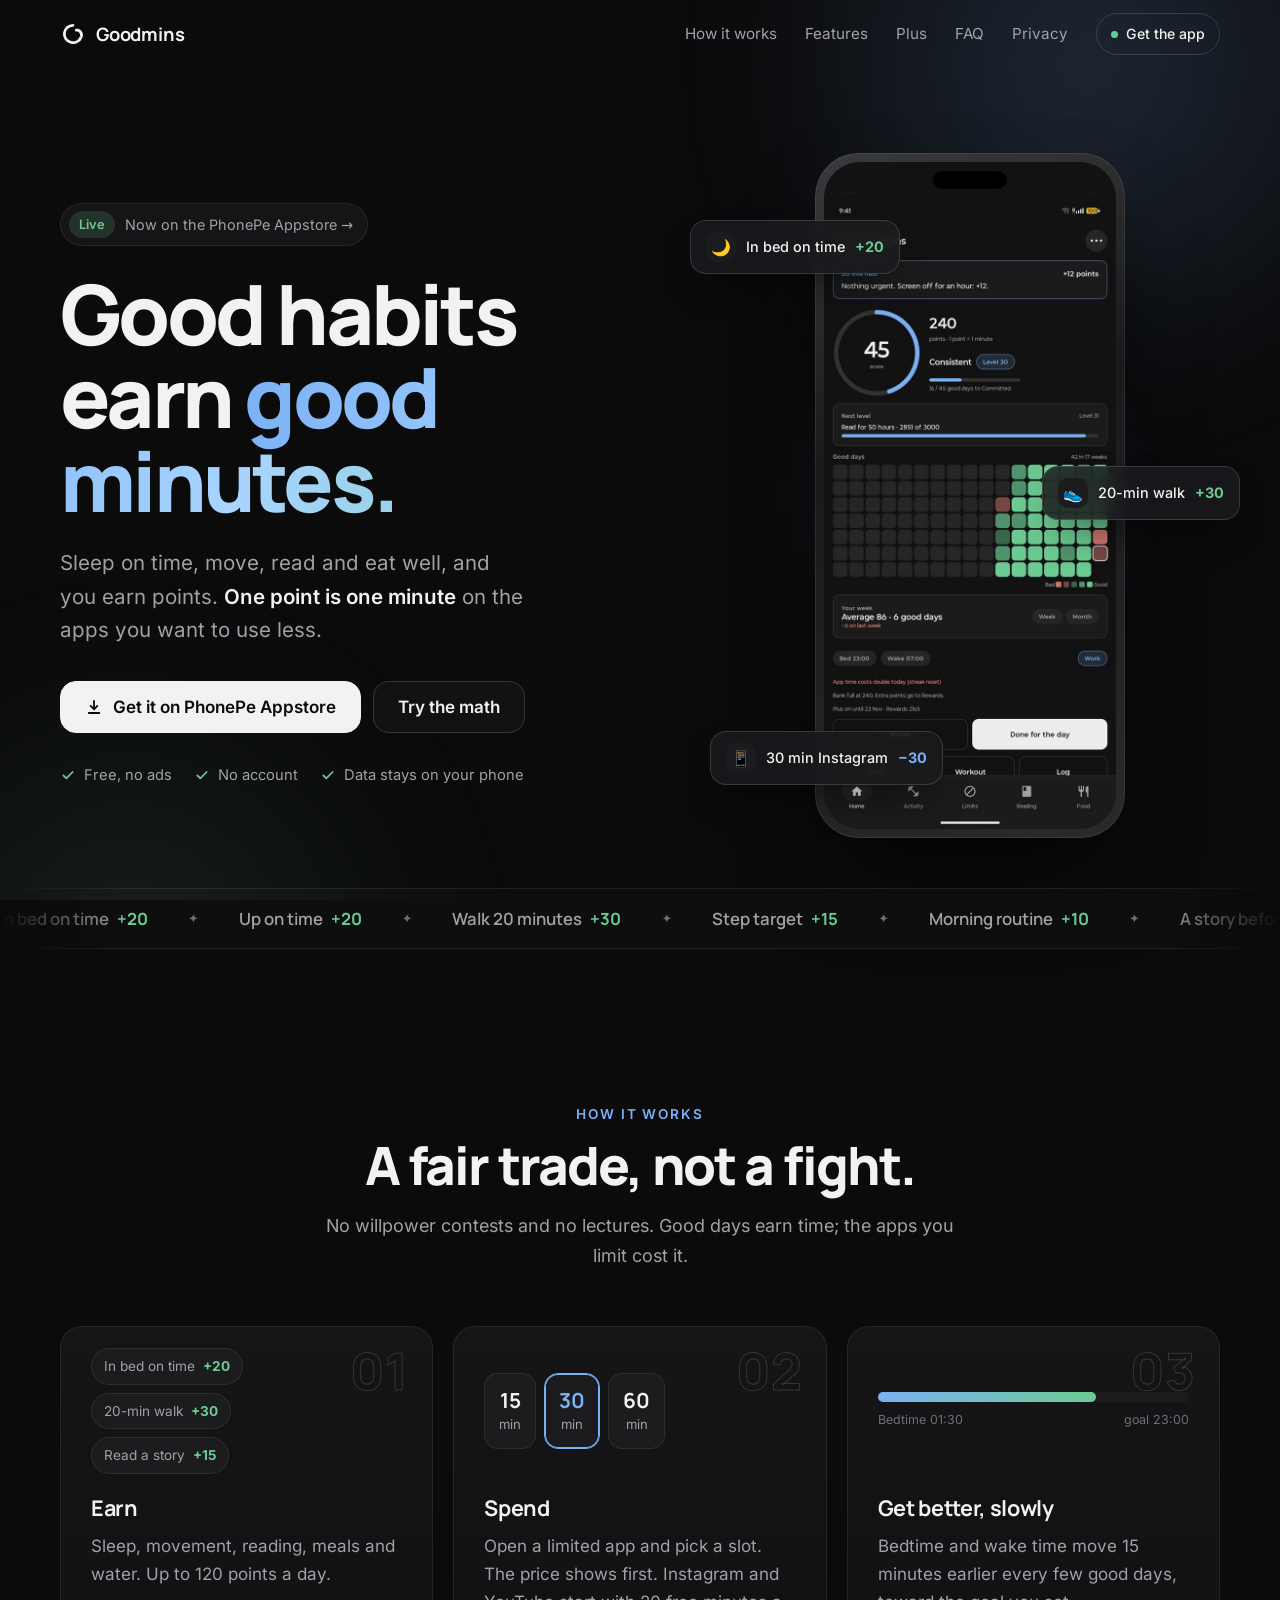
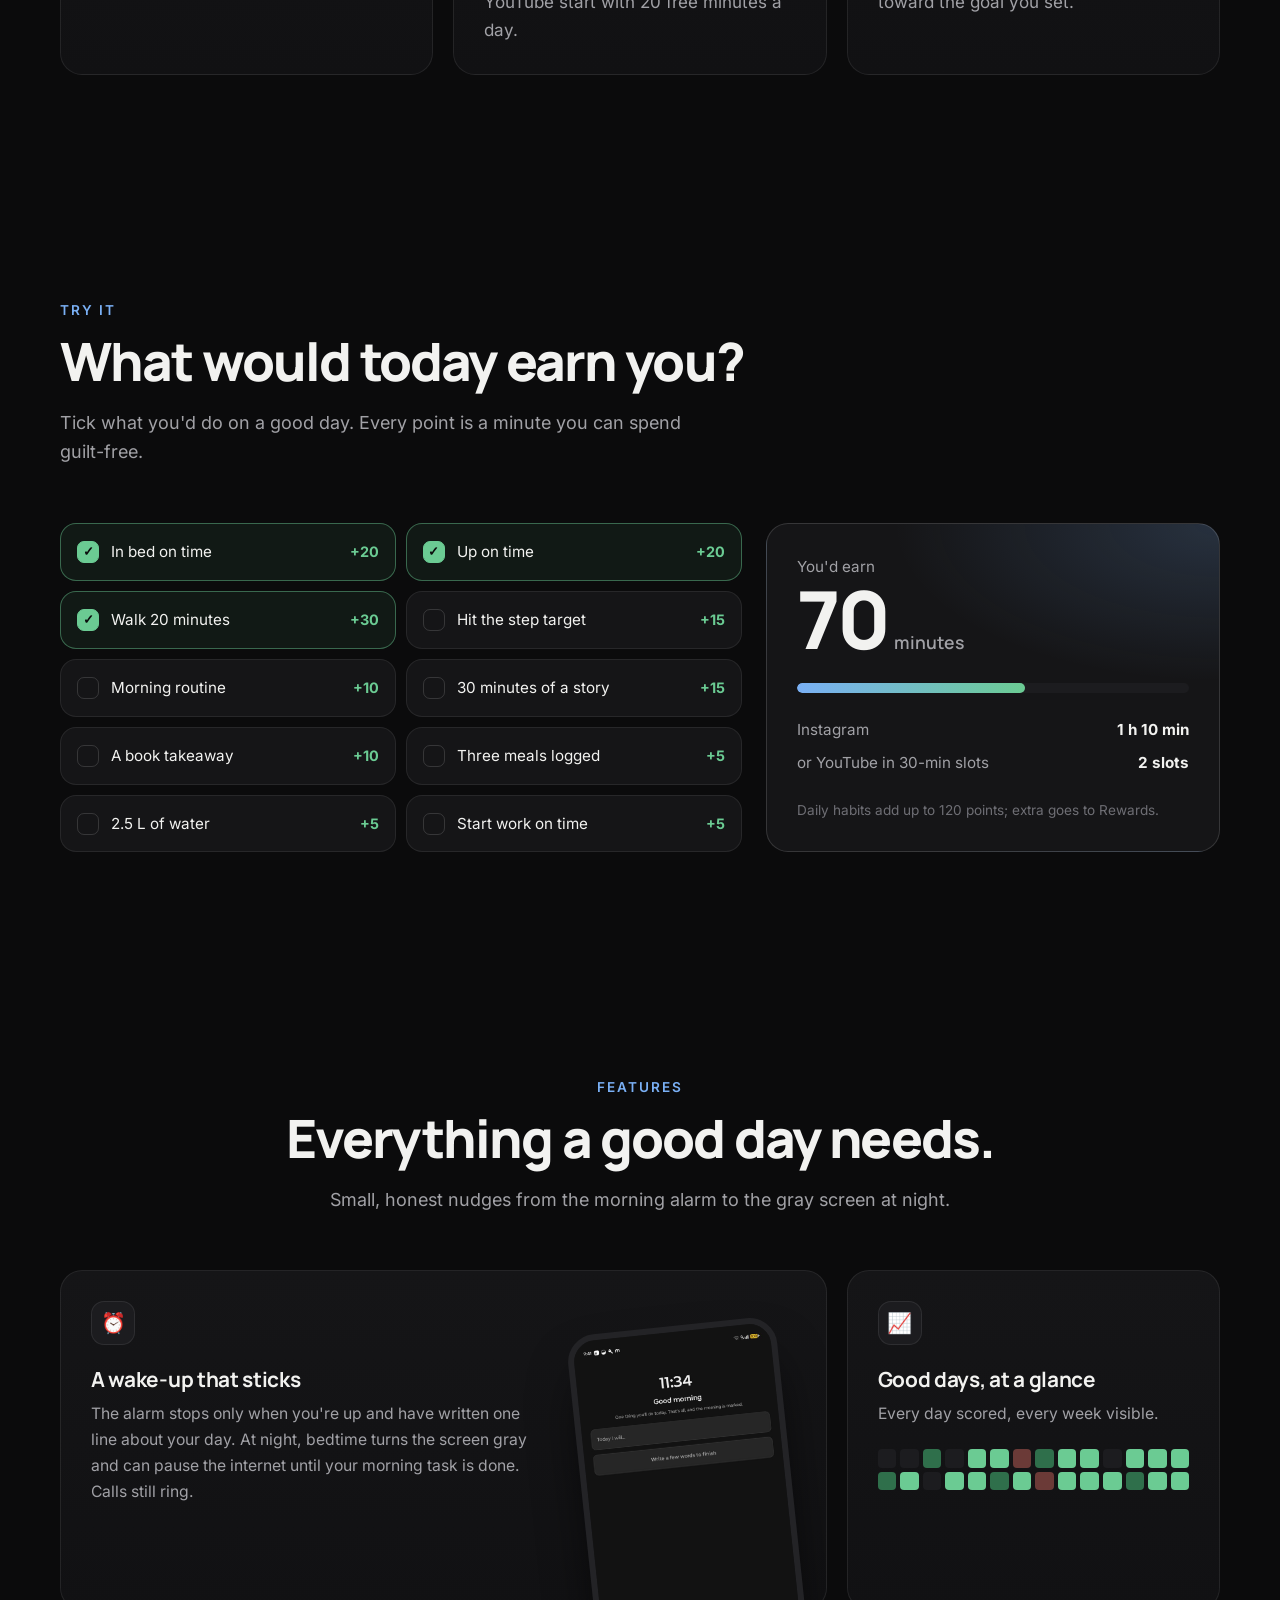
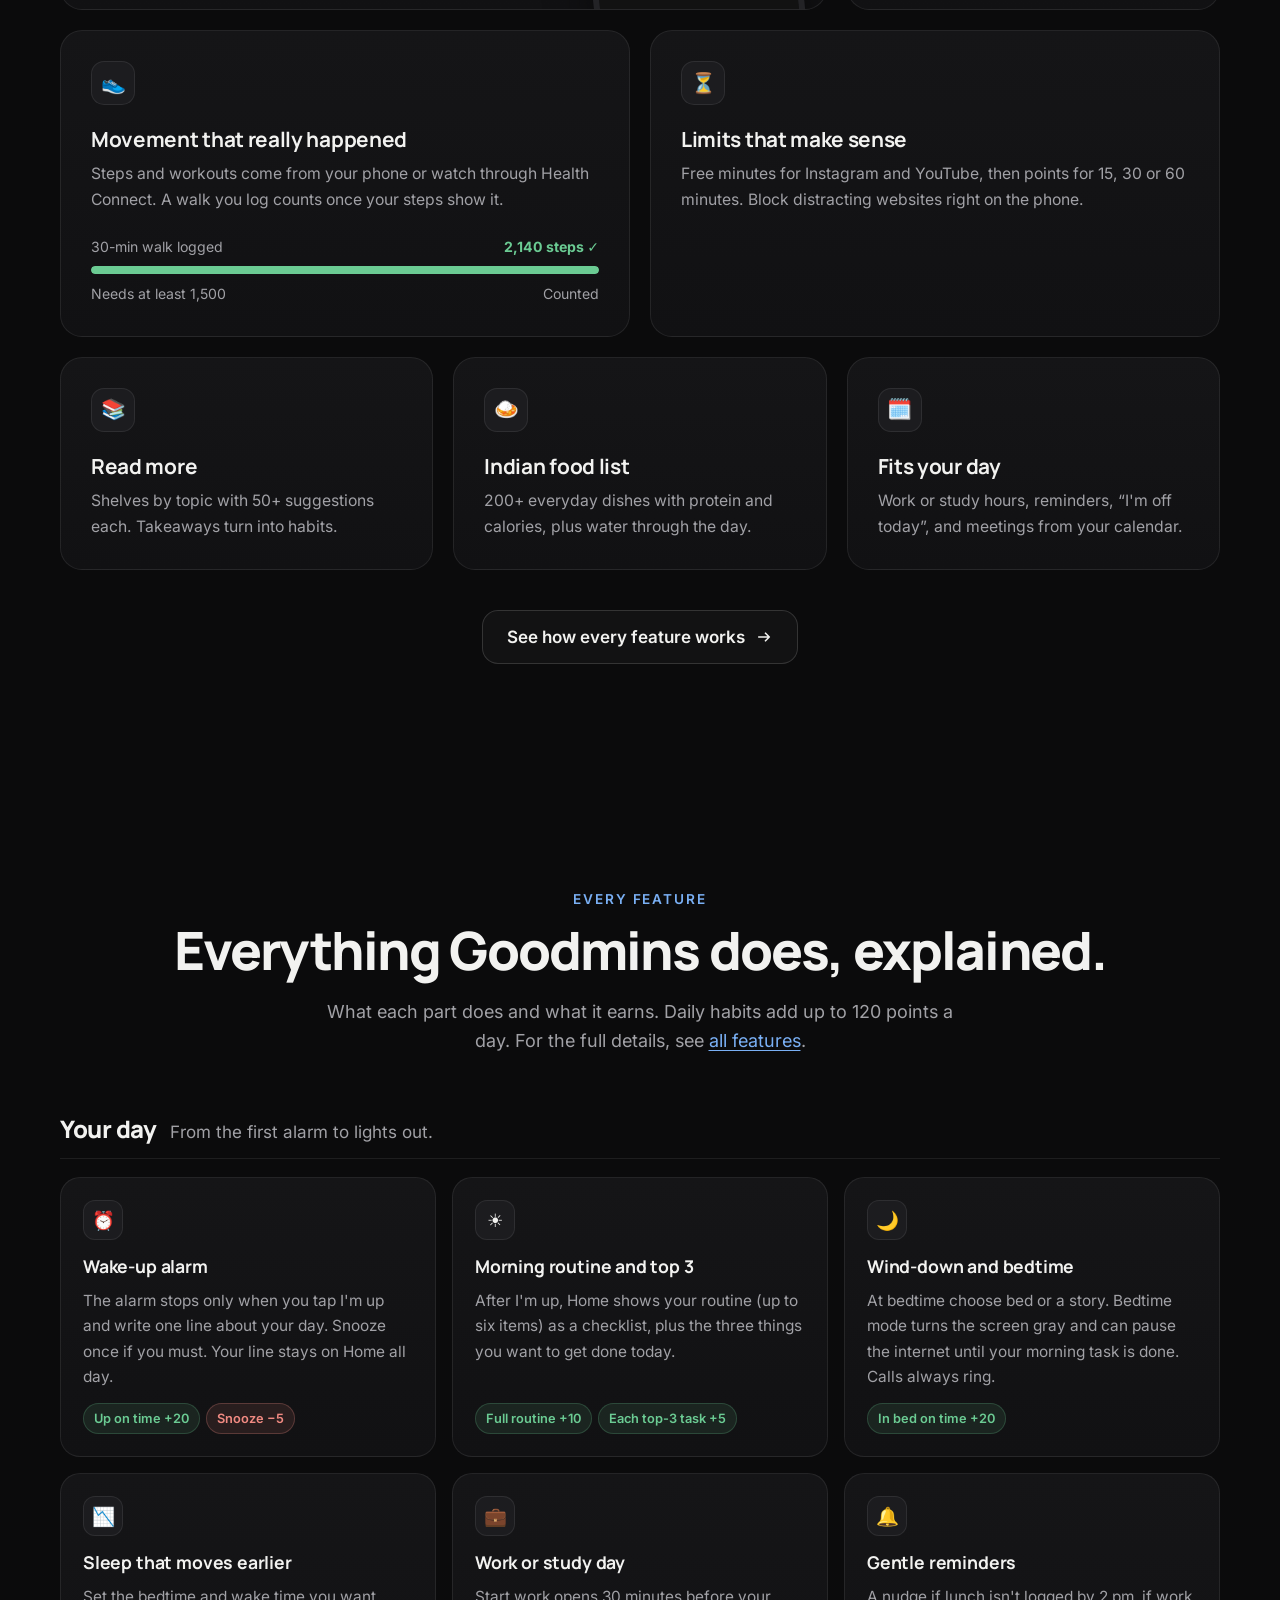
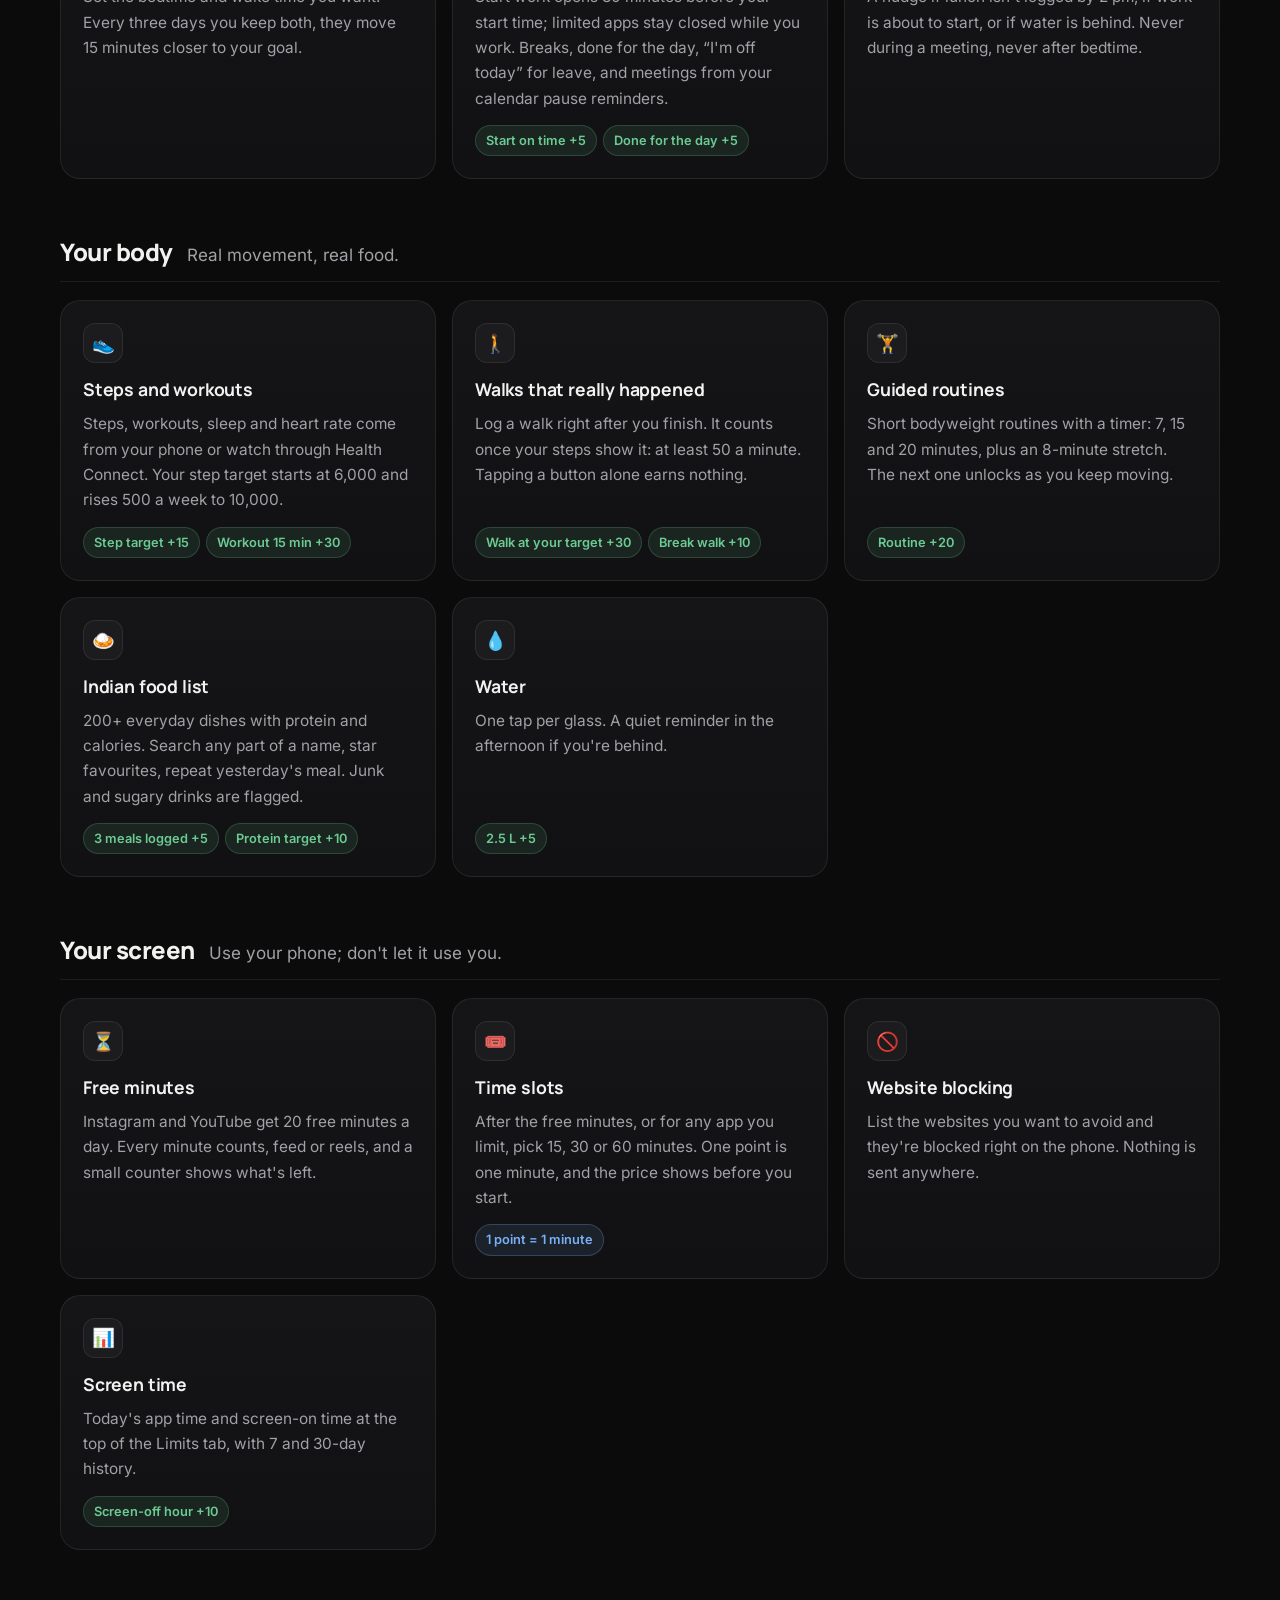
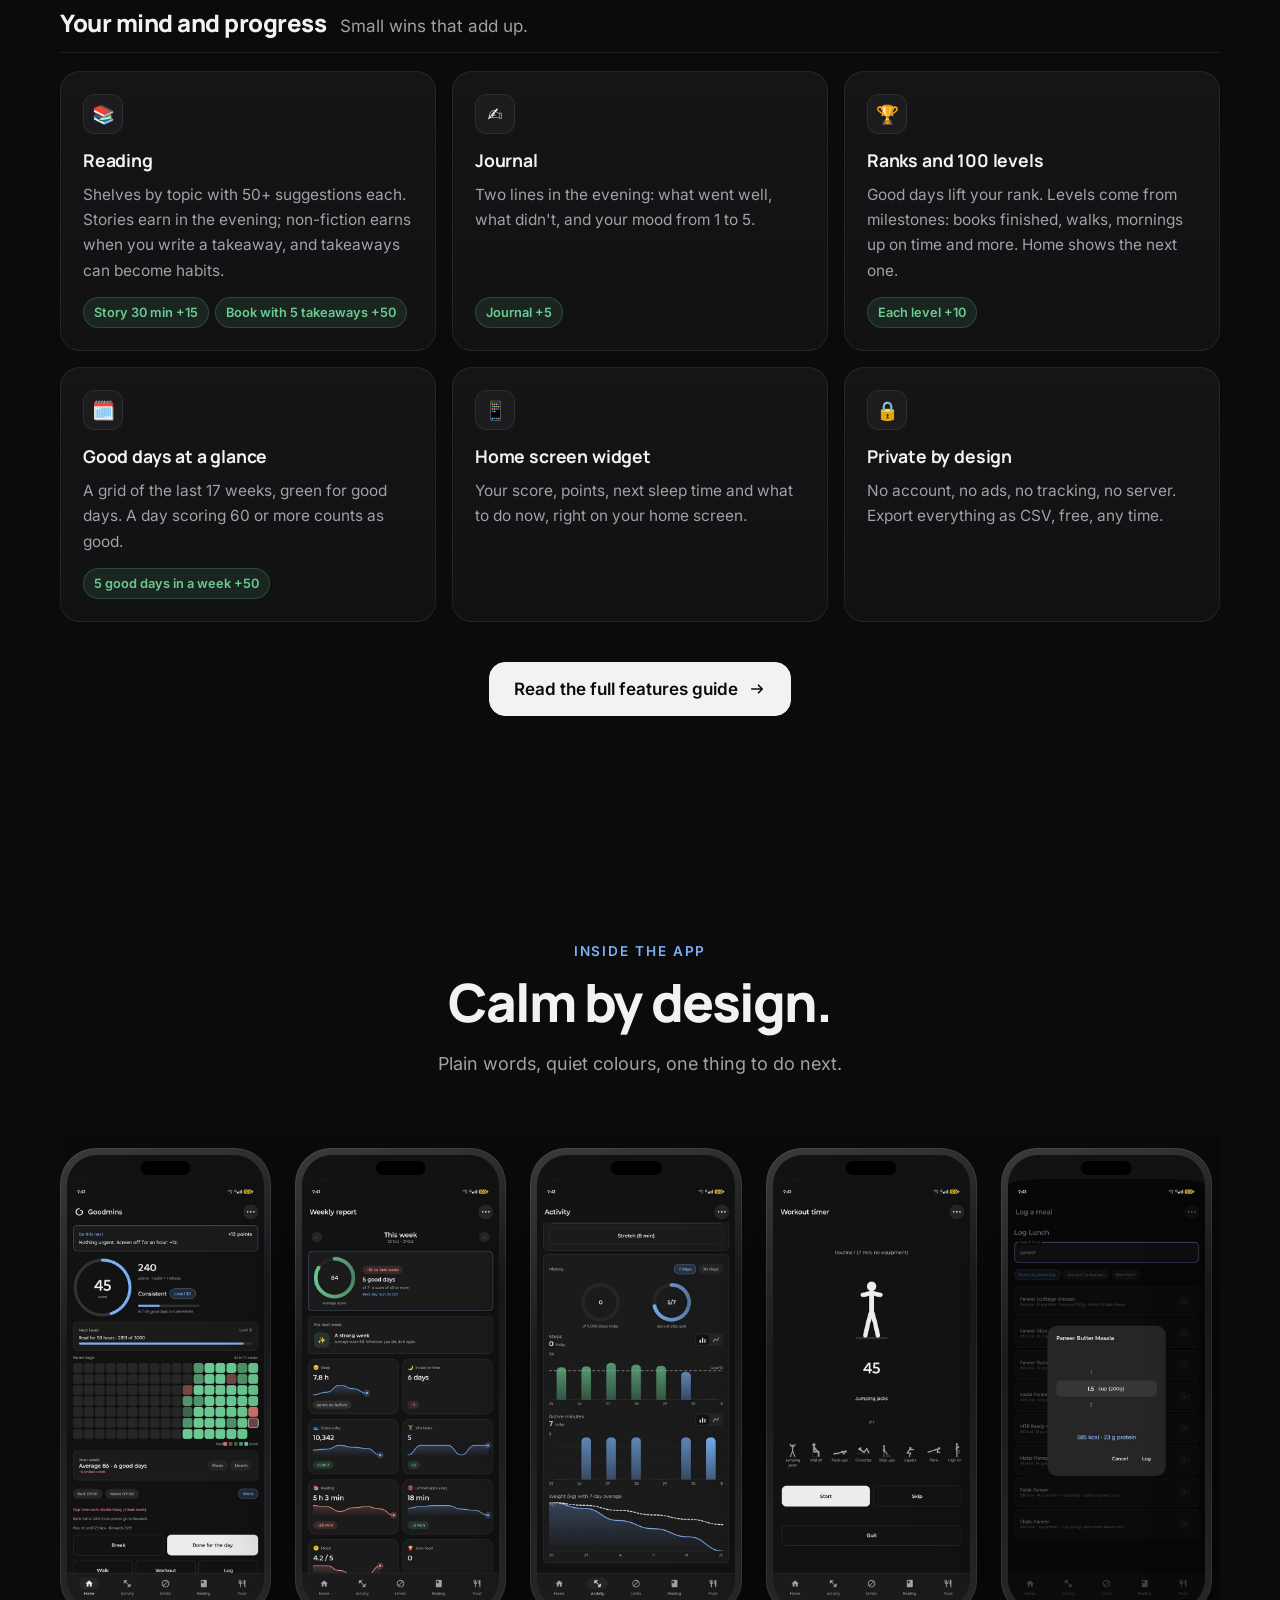
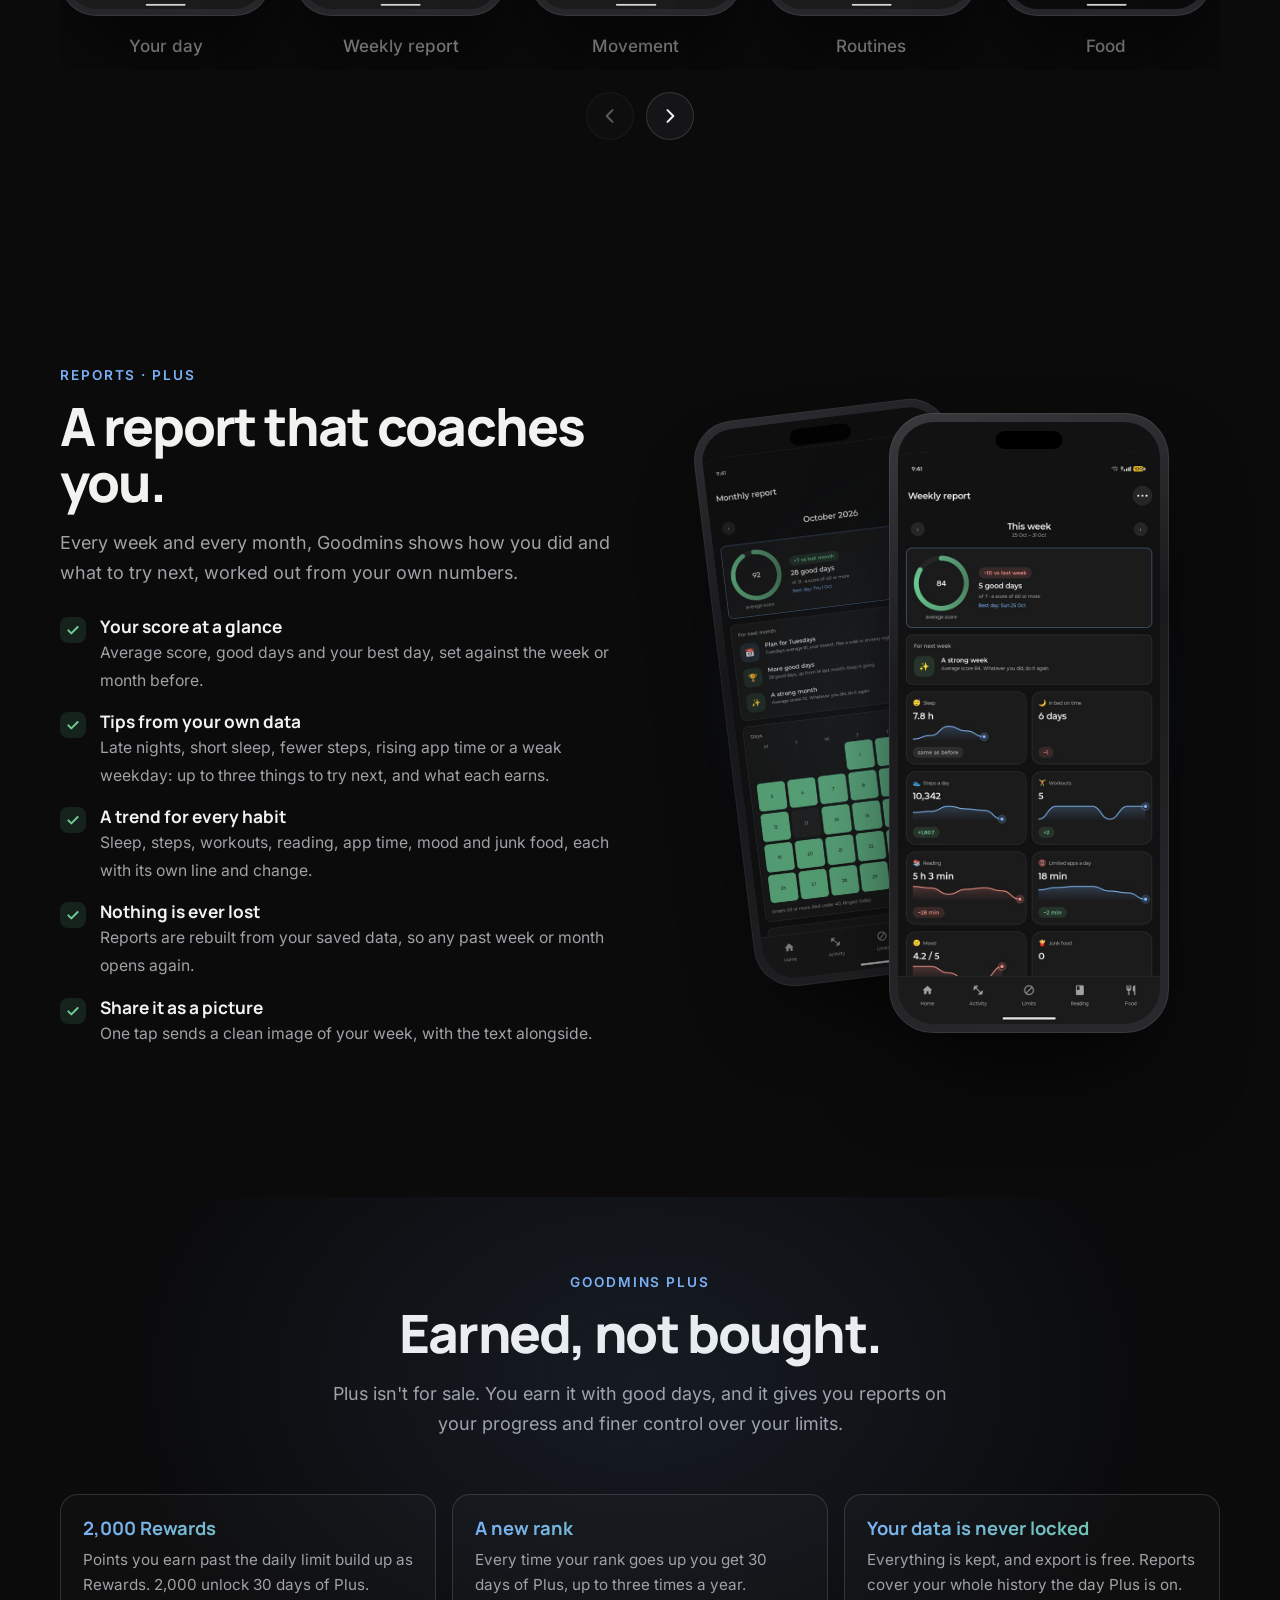
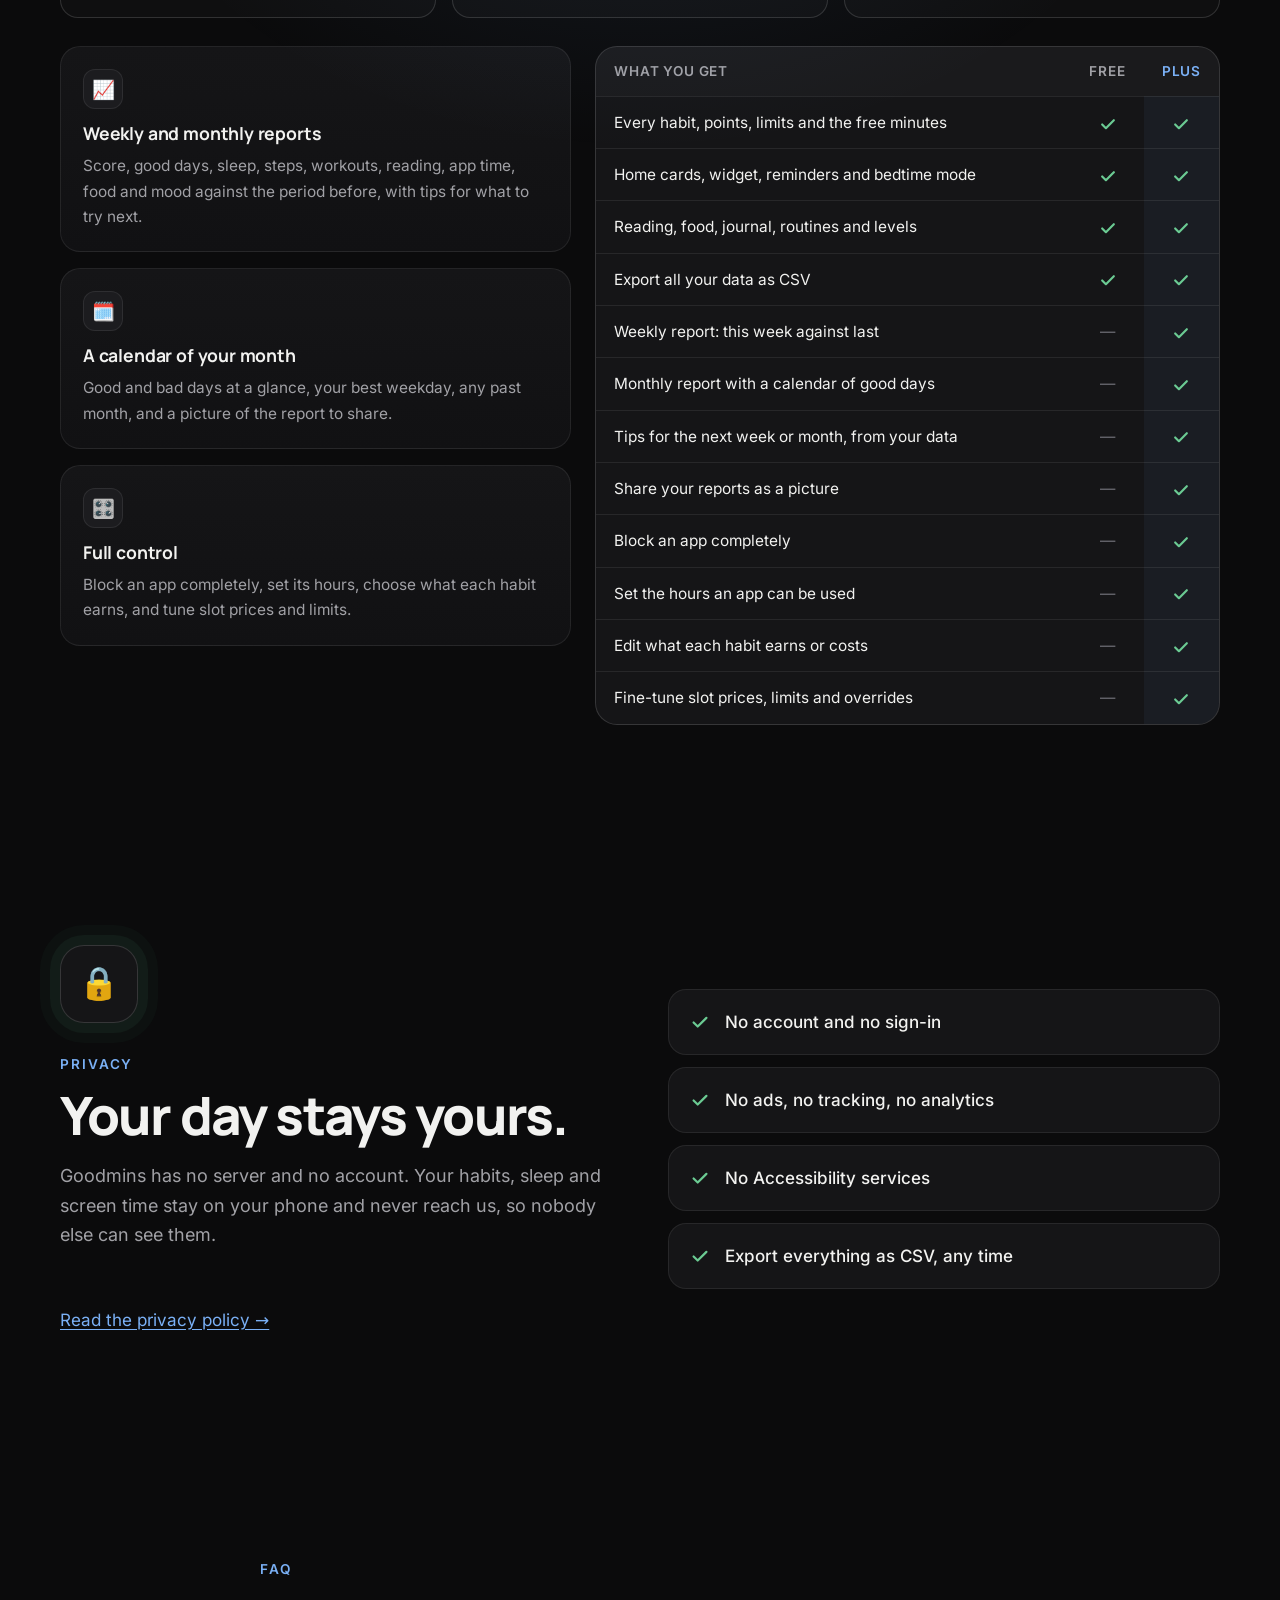
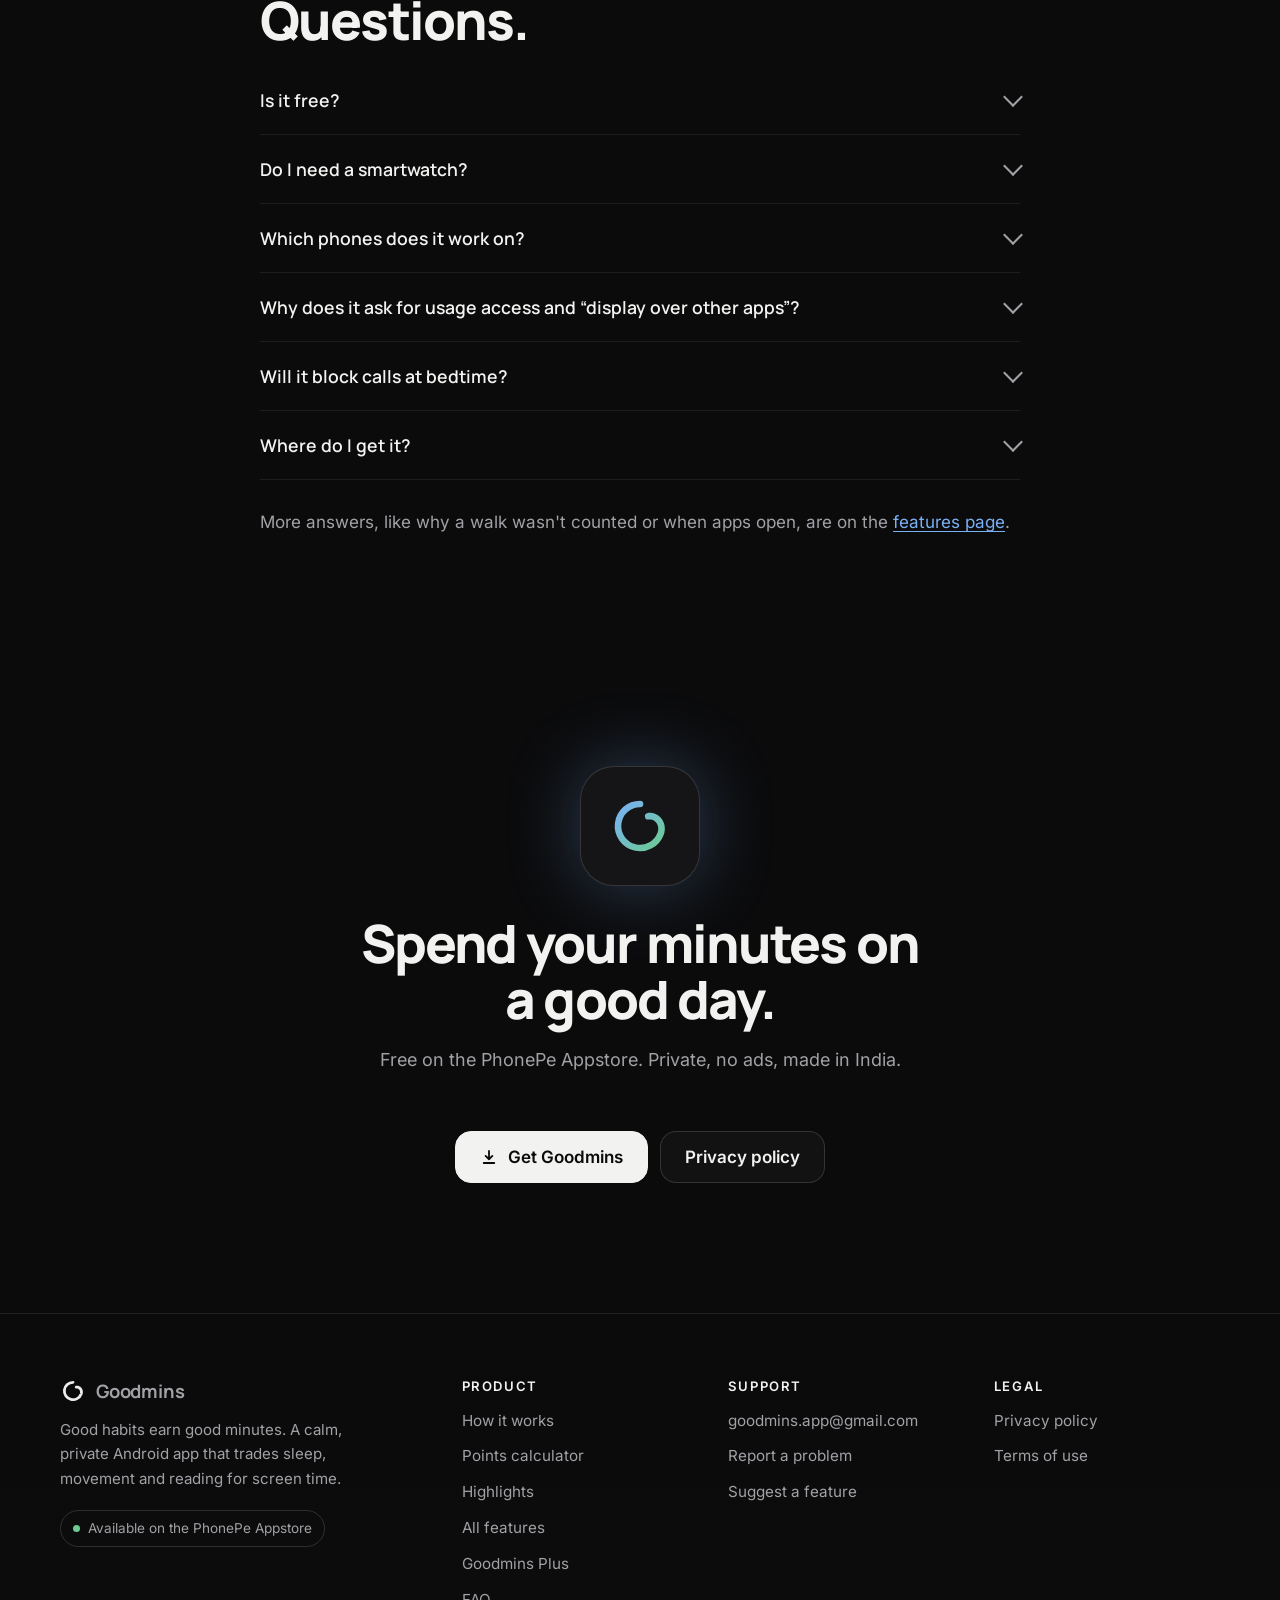
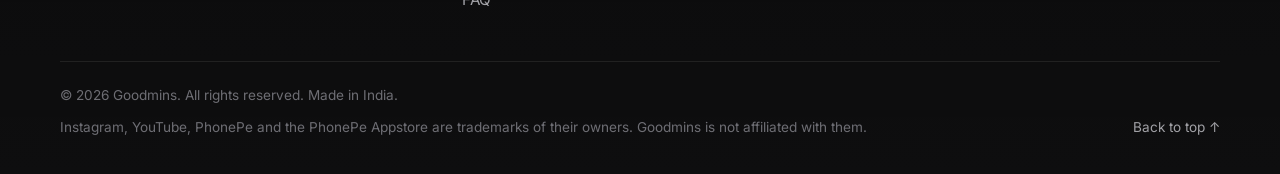
<file: index.html>
<!doctype html>
<html lang="en">
<head>
<meta charset="utf-8">
<meta name="viewport" content="width=device-width, initial-scale=1">
<title>Goodmins: good habits earn screen time</title>
<meta name="description" content="Sleep on time, move, read and eat well to earn points. One point is one minute on the apps you want to use less. Private, no ads, made in India.">
<meta name="theme-color" content="#0b0b0c">
<link rel="icon" href="favicon.svg" type="image/svg+xml">
<link rel="icon" href="icon.png" type="image/png">
<link rel="apple-touch-icon" href="icon.png">
<meta property="og:type" content="website">
<meta property="og:title" content="Goodmins: good habits earn screen time">
<meta property="og:description" content="Sleep, move, read: 1 point = 1 minute of the apps you want to use less. Private, no ads.">
<meta property="og:url" content="https://goodmins.github.io/">
<meta property="og:image" content="https://goodmins.github.io/img/og.png">
<meta name="twitter:card" content="summary_large_image">
<link rel="preload" href="fonts/inter-latin.woff2" as="font" type="font/woff2" crossorigin>
<link rel="stylesheet" href="fonts/fonts.css">
<link rel="stylesheet" href="style.css">
<script>document.documentElement.classList.add('js')</script>
</head>
<body>
<div class="aurora" aria-hidden="true"></div>

<header class="top" id="top">
  <div class="wrap">
    <a class="brand" href="./" aria-label="Goodmins home">
      <svg class="draw" width="26" height="26" viewBox="0 0 24 24" aria-hidden="true"><path d="M12,4A8,8 0 1,0 19.5175,14.7362L19.626,14.404L19.711,14.066L19.773,13.723L19.811,13.377L19.825,13.030L19.816,12.684L19.783,12.340L19.726,12.000L19.646,11.666L19.543,11.340L19.417,11.023L19.271,10.718L19.103,10.425L18.916,10.147L18.710,9.884L18.487,9.639L18.247,9.413L17.992,9.206L17.724,9.020L17.444,8.857L17.153,8.717L16.854,8.601L16.548,8.510L16.237,8.444L15.923,8.405L15.608,8.392L15.294,8.405L14.983,8.446" fill="none" stroke="currentColor" stroke-width="2.6" stroke-linecap="round" stroke-linejoin="round"/></svg>
      Goodmins
    </a>
    <nav aria-label="Sections">
      <a class="opt" href="#how">How it works</a>
      <a class="opt" href="features.html">Features</a>
      <a class="opt" href="#plus">Plus</a>
      <a class="opt" href="#faq">FAQ</a>
      <a href="privacy.html">Privacy</a>
      <a class="pill" href="https://www.phonepeappstore.com/apps/productivity/goodmins/app.goodmins/?page=details&amp;id=app.goodmins" target="_blank" rel="noopener"><span class="dot"></span>Get the app</a>
      <button class="menu-btn" type="button" aria-expanded="false" aria-controls="menu" aria-label="Menu"><span></span><span></span><span></span></button>
    </nav>
  </div>
  <div class="menu" id="menu" hidden>
      <a href="#how">How it works</a>
      <a href="features.html">All features</a>
      <a href="#reports">Reports</a>
      <a href="#plus">Goodmins Plus</a>
      <a href="#faq">FAQ</a>
      <a href="privacy.html">Privacy</a>
      <a href="terms.html">Terms</a>
  </div>
</header>

<main>
<section class="hero" aria-labelledby="hero-title">
  <div class="wrap">
    <div>
      <a class="badge reveal" href="https://www.phonepeappstore.com/apps/productivity/goodmins/app.goodmins/?page=details&amp;id=app.goodmins" target="_blank" rel="noopener"><b>Live</b> Now on the PhonePe Appstore →</a>
      <h1 id="hero-title" class="reveal" style="--i:1">Good habits earn <span class="grad">good minutes.</span></h1>
      <p class="lead reveal" style="--i:2">Sleep on time, move, read and eat well, and you earn points. <strong>One point is one minute</strong> on the apps you want to use less.</p>
      <div class="cta reveal" style="--i:3">
        <a class="btn primary" href="https://www.phonepeappstore.com/apps/productivity/goodmins/app.goodmins/?page=details&amp;id=app.goodmins" target="_blank" rel="noopener"><svg viewBox="0 0 24 24" width="18" height="18" fill="none" stroke="currentColor" stroke-width="2.4" stroke-linecap="round" stroke-linejoin="round" aria-hidden="true"><path d="M12 4v11m0 0l-4.5-4.5M12 15l4.5-4.5M5 20h14"/></svg>Get it on PhonePe Appstore</a>
        <a class="btn" href="#calc">Try the math</a>
      </div>
      <ul class="trust reveal" style="--i:4">
        <li><svg viewBox="0 0 24 24" fill="none" stroke="currentColor" stroke-width="2.6" stroke-linecap="round" stroke-linejoin="round" aria-hidden="true"><path d="M5 12.5l4.5 4.5L19 7.5"/></svg>Free, no ads</li>
        <li><svg viewBox="0 0 24 24" fill="none" stroke="currentColor" stroke-width="2.6" stroke-linecap="round" stroke-linejoin="round" aria-hidden="true"><path d="M5 12.5l4.5 4.5L19 7.5"/></svg>No account</li>
        <li><svg viewBox="0 0 24 24" fill="none" stroke="currentColor" stroke-width="2.6" stroke-linecap="round" stroke-linejoin="round" aria-hidden="true"><path d="M5 12.5l4.5 4.5L19 7.5"/></svg>Data stays on your phone</li>
      </ul>
    </div>
    <div class="stage reveal" style="--i:2">
      <div class="phone" id="tilt"><img src="img/home.jpg" width="600" height="1308" alt="Goodmins home screen: today's score, points balance, good-days grid and quick actions" fetchpriority="high"></div>
      <div class="float f1" aria-hidden="true"><i>🌙</i>In bed on time <b class="up">+20</b></div>
      <div class="float f2" aria-hidden="true"><i>👟</i>20-min walk <b class="up">+30</b></div>
      <div class="float f3" aria-hidden="true"><i>📱</i>30 min Instagram <b class="down">−30</b></div>
    </div>
  </div>
  <div class="ticker" aria-hidden="true">
    <div class="ticker-track">
      <span>In bed on time<b>+20</b></span><span>Up on time<b>+20</b></span><span>Walk 20 minutes<b>+30</b></span><span>Step target<b>+15</b></span>
      <span>Morning routine<b>+10</b></span><span>A story before bed<b>+15</b></span><span>A takeaway from a book<b>+10</b></span><span>Three meals logged<b>+5</b></span><span>2.5 L of water<b>+5</b></span>
      <span>In bed on time<b>+20</b></span><span>Up on time<b>+20</b></span><span>Walk 20 minutes<b>+30</b></span><span>Step target<b>+15</b></span>
      <span>Morning routine<b>+10</b></span><span>A story before bed<b>+15</b></span><span>A takeaway from a book<b>+10</b></span><span>Three meals logged<b>+5</b></span><span>2.5 L of water<b>+5</b></span>
    </div>
  </div>
</section>

<section id="how" aria-labelledby="how-title">
  <div class="wrap">
    <div class="center">
      <span class="kicker reveal">How it works</span>
      <h2 id="how-title" class="reveal" style="--i:1">A fair trade, not a fight.</h2>
      <p class="sub reveal" style="--i:2">No willpower contests and no lectures. Good days earn time; the apps you limit cost it.</p>
    </div>
    <div class="steps">
      <article class="card reveal" style="--i:0">
        <span class="n">01</span>
        <div class="mini"><div class="chips"><span class="chip">In bed on time <b>+20</b></span><span class="chip">20-min walk <b>+30</b></span><span class="chip">Read a story <b>+15</b></span></div></div>
        <h3>Earn</h3><p>Sleep, movement, reading, meals and water. Up to 120 points a day.</p>
      </article>
      <article class="card reveal" style="--i:1">
        <span class="n">02</span>
        <div class="mini"><div class="slots"><div class="slot"><b>15</b>min</div><div class="slot on"><b>30</b>min</div><div class="slot"><b>60</b>min</div></div></div>
        <h3>Spend</h3><p>Open a limited app and pick a slot. The price shows first. Instagram and YouTube start with 20 free minutes a day.</p>
      </article>
      <article class="card reveal" style="--i:2">
        <span class="n">03</span>
        <div class="mini"><div class="timeline"><div class="bar"><i></i></div><div class="row"><span>Bedtime 01:30</span><span>goal 23:00</span></div></div></div>
        <h3>Get better, slowly</h3><p>Bedtime and wake time move 15 minutes earlier every few good days, toward the goal you set.</p>
      </article>
    </div>
  </div>
</section>

<section id="calc" aria-labelledby="calc-title">
  <div class="wrap">
    <span class="kicker reveal">Try it</span>
    <h2 id="calc-title" class="reveal" style="--i:1">What would today earn you?</h2>
    <p class="sub reveal" style="--i:2">Tick what you'd do on a good day. Every point is a minute you can spend guilt-free.</p>
    <div class="calc">
      <div class="habits reveal" id="habits">
        <label class="habit"><input type="checkbox" value="20" checked><span>In bed on time</span><em>+20</em></label>
        <label class="habit"><input type="checkbox" value="20" checked><span>Up on time</span><em>+20</em></label>
        <label class="habit"><input type="checkbox" value="30" checked><span>Walk 20 minutes</span><em>+30</em></label>
        <label class="habit"><input type="checkbox" value="15"><span>Hit the step target</span><em>+15</em></label>
        <label class="habit"><input type="checkbox" value="10"><span>Morning routine</span><em>+10</em></label>
        <label class="habit"><input type="checkbox" value="15"><span>30 minutes of a story</span><em>+15</em></label>
        <label class="habit"><input type="checkbox" value="10"><span>A book takeaway</span><em>+10</em></label>
        <label class="habit"><input type="checkbox" value="5"><span>Three meals logged</span><em>+5</em></label>
        <label class="habit"><input type="checkbox" value="5"><span>2.5 L of water</span><em>+5</em></label>
        <label class="habit"><input type="checkbox" value="5"><span>Start work on time</span><em>+5</em></label>
      </div>
      <div class="result reveal" style="--i:1" aria-live="polite">
        <div>
          <div class="label">You'd earn</div>
          <div class="big"><span id="pts">70</span><small>minutes</small></div>
        </div>
        <div class="meter" aria-hidden="true"><i id="meter"></i></div>
        <div class="spend">
          <div><span>Instagram</span><b id="s1">1 h 10 min</b></div>
          <div><span>or YouTube in 30-min slots</span><b id="s2">2 slots</b></div>
        </div>
        <p class="note" id="cap">Daily habits add up to 120 points; extra goes to Rewards.</p>
      </div>
    </div>
  </div>
</section>

<section id="features" aria-labelledby="features-title">
  <div class="wrap">
    <div class="center">
      <span class="kicker reveal">Features</span>
      <h2 id="features-title" class="reveal" style="--i:1">Everything a good day needs.</h2>
      <p class="sub reveal" style="--i:2">Small, honest nudges from the morning alarm to the gray screen at night.</p>
    </div>
    <div class="bento">
      <article class="tile xl has-shot reveal">
        <div class="icon" aria-hidden="true">⏰</div>
        <h3>A wake-up that sticks</h3>
        <p>The alarm stops only when you're up and have written one line about your day. At night, bedtime turns the screen gray and can pause the internet until your morning task is done. Calls still ring.</p>
        <img class="shot" src="img/wake.jpg" width="600" height="1308" loading="lazy" alt="Wake screen">
      </article>
      <article class="tile half reveal" style="--i:1">
        <div class="icon" aria-hidden="true">📈</div>
        <h3>Good days, at a glance</h3>
        <p>Every day scored, every week visible.</p>
        <div class="grid7" aria-hidden="true">
          <i></i><i></i><i class="g"></i><i></i><i class="G"></i><i class="G"></i><i class="r"></i><i class="g"></i><i class="G"></i><i class="G"></i><i></i><i class="G"></i><i class="G"></i><i class="G"></i>
          <i class="g"></i><i class="G"></i><i></i><i class="G"></i><i class="G"></i><i class="g"></i><i class="G"></i><i class="r"></i><i class="G"></i><i class="G"></i><i class="G"></i><i class="g"></i><i class="G"></i><i class="G"></i>
        </div>
      </article>
      <article class="tile wide reveal">
        <div class="icon" aria-hidden="true">👟</div>
        <h3>Movement that really happened</h3>
        <p>Steps and workouts come from your phone or watch through Health Connect. A walk you log counts once your steps show it.</p>
        <div class="walk" aria-hidden="true">
          <div class="row"><span>30-min walk logged</span><b>2,140 steps ✓</b></div>
          <div class="track"><i></i></div>
          <div class="row"><span>Needs at least 1,500</span><span>Counted</span></div>
        </div>
      </article>
      <article class="tile wide reveal" style="--i:1">
        <div class="icon" aria-hidden="true">⏳</div>
        <h3>Limits that make sense</h3>
        <p>Free minutes for Instagram and YouTube, then points for 15, 30 or 60 minutes. Block distracting websites right on the phone.</p>
      </article>
      <article class="tile reveal">
        <div class="icon" aria-hidden="true">📚</div>
        <h3>Read more</h3>
        <p>Shelves by topic with 50+ suggestions each. Takeaways turn into habits.</p>
      </article>
      <article class="tile reveal" style="--i:1">
        <div class="icon" aria-hidden="true">🍛</div>
        <h3>Indian food list</h3>
        <p>200+ everyday dishes with protein and calories, plus water through the day.</p>
      </article>
      <article class="tile reveal" style="--i:2">
        <div class="icon" aria-hidden="true">🗓️</div>
        <h3>Fits your day</h3>
        <p>Work or study hours, reminders, “I'm off today”, and meetings from your calendar.</p>
      </article>
    </div>
    <div class="all-link reveal"><a class="btn" href="features.html">See how every feature works<svg viewBox="0 0 24 24" width="18" height="18" fill="none" stroke="currentColor" stroke-width="2.2" stroke-linecap="round" stroke-linejoin="round" aria-hidden="true"><path d="M5 12h14m-5-5l5 5-5 5"/></svg></a></div>
  </div>
</section>

<section id="all-features" aria-labelledby="allf-title">
  <div class="wrap">
    <div class="center">
      <span class="kicker reveal">Every feature</span>
      <h2 id="allf-title" class="reveal" style="--i:1">Everything Goodmins does, explained.</h2>
      <p class="sub reveal" style="--i:2">What each part does and what it earns. Daily habits add up to 120 points a day. For the full details, see <a href="features.html">all features</a>.</p>
    </div>
    <div class="fgroup">
      <div class="fgroup-head reveal"><h3>Your day</h3><p>From the first alarm to lights out.</p></div>
      <div class="fgrid">
        <article class="fcard reveal"><div class="ficon" aria-hidden="true">⏰</div><h4>Wake-up alarm</h4><p>The alarm stops only when you tap I'm up and write one line about your day. Snooze once if you must. Your line stays on Home all day.</p><div class="earns"><span class="earn">Up on time +20</span><span class="earn cost">Snooze −5</span></div></article>
        <article class="fcard reveal"><div class="ficon" aria-hidden="true">☀️</div><h4>Morning routine and top 3</h4><p>After I'm up, Home shows your routine (up to six items) as a checklist, plus the three things you want to get done today.</p><div class="earns"><span class="earn">Full routine +10</span><span class="earn">Each top-3 task +5</span></div></article>
        <article class="fcard reveal"><div class="ficon" aria-hidden="true">🌙</div><h4>Wind-down and bedtime</h4><p>At bedtime choose bed or a story. Bedtime mode turns the screen gray and can pause the internet until your morning task is done. Calls always ring.</p><div class="earns"><span class="earn">In bed on time +20</span></div></article>
        <article class="fcard reveal"><div class="ficon" aria-hidden="true">📉</div><h4>Sleep that moves earlier</h4><p>Set the bedtime and wake time you want. Every three days you keep both, they move 15 minutes closer to your goal.</p></article>
        <article class="fcard reveal"><div class="ficon" aria-hidden="true">💼</div><h4>Work or study day</h4><p>Start work opens 30 minutes before your start time; limited apps stay closed while you work. Breaks, done for the day, “I'm off today” for leave, and meetings from your calendar pause reminders.</p><div class="earns"><span class="earn">Start on time +5</span><span class="earn">Done for the day +5</span></div></article>
        <article class="fcard reveal"><div class="ficon" aria-hidden="true">🔔</div><h4>Gentle reminders</h4><p>A nudge if lunch isn't logged by 2 pm, if work is about to start, or if water is behind. Never during a meeting, never after bedtime.</p></article>
      </div>
    </div>
    <div class="fgroup">
      <div class="fgroup-head reveal"><h3>Your body</h3><p>Real movement, real food.</p></div>
      <div class="fgrid">
        <article class="fcard reveal"><div class="ficon" aria-hidden="true">👟</div><h4>Steps and workouts</h4><p>Steps, workouts, sleep and heart rate come from your phone or watch through Health Connect. Your step target starts at 6,000 and rises 500 a week to 10,000.</p><div class="earns"><span class="earn">Step target +15</span><span class="earn">Workout 15 min +30</span></div></article>
        <article class="fcard reveal"><div class="ficon" aria-hidden="true">🚶</div><h4>Walks that really happened</h4><p>Log a walk right after you finish. It counts once your steps show it: at least 50 a minute. Tapping a button alone earns nothing.</p><div class="earns"><span class="earn">Walk at your target +30</span><span class="earn">Break walk +10</span></div></article>
        <article class="fcard reveal"><div class="ficon" aria-hidden="true">🏋️</div><h4>Guided routines</h4><p>Short bodyweight routines with a timer: 7, 15 and 20 minutes, plus an 8-minute stretch. The next one unlocks as you keep moving.</p><div class="earns"><span class="earn">Routine +20</span></div></article>
        <article class="fcard reveal"><div class="ficon" aria-hidden="true">🍛</div><h4>Indian food list</h4><p>200+ everyday dishes with protein and calories. Search any part of a name, star favourites, repeat yesterday's meal. Junk and sugary drinks are flagged.</p><div class="earns"><span class="earn">3 meals logged +5</span><span class="earn">Protein target +10</span></div></article>
        <article class="fcard reveal"><div class="ficon" aria-hidden="true">💧</div><h4>Water</h4><p>One tap per glass. A quiet reminder in the afternoon if you're behind.</p><div class="earns"><span class="earn">2.5 L +5</span></div></article>
      </div>
    </div>
    <div class="fgroup">
      <div class="fgroup-head reveal"><h3>Your screen</h3><p>Use your phone; don't let it use you.</p></div>
      <div class="fgrid">
        <article class="fcard reveal"><div class="ficon" aria-hidden="true">⏳</div><h4>Free minutes</h4><p>Instagram and YouTube get 20 free minutes a day. Every minute counts, feed or reels, and a small counter shows what's left.</p></article>
        <article class="fcard reveal"><div class="ficon" aria-hidden="true">🎟️</div><h4>Time slots</h4><p>After the free minutes, or for any app you limit, pick 15, 30 or 60 minutes. One point is one minute, and the price shows before you start.</p><div class="earns"><span class="earn info">1 point = 1 minute</span></div></article>
        <article class="fcard reveal"><div class="ficon" aria-hidden="true">🚫</div><h4>Website blocking</h4><p>List the websites you want to avoid and they're blocked right on the phone. Nothing is sent anywhere.</p></article>
        <article class="fcard reveal"><div class="ficon" aria-hidden="true">📊</div><h4>Screen time</h4><p>Today's app time and screen-on time at the top of the Limits tab, with 7 and 30-day history.</p><div class="earns"><span class="earn">Screen-off hour +10</span></div></article>
      </div>
    </div>
    <div class="fgroup">
      <div class="fgroup-head reveal"><h3>Your mind and progress</h3><p>Small wins that add up.</p></div>
      <div class="fgrid">
        <article class="fcard reveal"><div class="ficon" aria-hidden="true">📚</div><h4>Reading</h4><p>Shelves by topic with 50+ suggestions each. Stories earn in the evening; non-fiction earns when you write a takeaway, and takeaways can become habits.</p><div class="earns"><span class="earn">Story 30 min +15</span><span class="earn">Book with 5 takeaways +50</span></div></article>
        <article class="fcard reveal"><div class="ficon" aria-hidden="true">✍️</div><h4>Journal</h4><p>Two lines in the evening: what went well, what didn't, and your mood from 1 to 5.</p><div class="earns"><span class="earn">Journal +5</span></div></article>
        <article class="fcard reveal"><div class="ficon" aria-hidden="true">🏆</div><h4>Ranks and 100 levels</h4><p>Good days lift your rank. Levels come from milestones: books finished, walks, mornings up on time and more. Home shows the next one.</p><div class="earns"><span class="earn">Each level +10</span></div></article>
        <article class="fcard reveal"><div class="ficon" aria-hidden="true">🗓️</div><h4>Good days at a glance</h4><p>A grid of the last 17 weeks, green for good days. A day scoring 60 or more counts as good.</p><div class="earns"><span class="earn">5 good days in a week +50</span></div></article>
        <article class="fcard reveal"><div class="ficon" aria-hidden="true">📱</div><h4>Home screen widget</h4><p>Your score, points, next sleep time and what to do now, right on your home screen.</p></article>
        <article class="fcard reveal"><div class="ficon" aria-hidden="true">🔒</div><h4>Private by design</h4><p>No account, no ads, no tracking, no server. Export everything as CSV, free, any time.</p></article>
      </div>
    </div>
    <div class="all-link reveal"><a class="btn primary" href="features.html">Read the full features guide<svg viewBox="0 0 24 24" width="18" height="18" fill="none" stroke="currentColor" stroke-width="2.2" stroke-linecap="round" stroke-linejoin="round" aria-hidden="true"><path d="M5 12h14m-5-5l5 5-5 5"/></svg></a></div>
  </div>
</section>

<section aria-labelledby="screens-title">
  <div class="wrap">
    <div class="center">
      <span class="kicker reveal">Inside the app</span>
      <h2 id="screens-title" class="reveal" style="--i:1">Calm by design.</h2>
      <p class="sub reveal" style="--i:2">Plain words, quiet colours, one thing to do next.</p>
    </div>
    <div class="gallery reveal" tabindex="0" aria-label="App screens, scroll sideways">
      <figure><div class="phone"><img src="img/home.jpg" width="600" height="1308" loading="lazy" alt="Home screen"></div><figcaption>Your day</figcaption></figure>
      <figure><div class="phone"><img src="img/weekly.jpg" width="600" height="1308" loading="lazy" alt="Weekly report with score, tips and trends"></div><figcaption>Weekly report</figcaption></figure>
      <figure><div class="phone"><img src="img/activity.jpg" width="600" height="1308" loading="lazy" alt="Activity history with rings and charts"></div><figcaption>Movement</figcaption></figure>
      <figure><div class="phone"><img src="img/routine.jpg" width="600" height="1308" loading="lazy" alt="Routine timer with a figure for each move"></div><figcaption>Routines</figcaption></figure>
      <figure><div class="phone"><img src="img/food.jpg" width="600" height="1308" loading="lazy" alt="Portion wheel when logging a meal"></div><figcaption>Food</figcaption></figure>
      <figure><div class="phone"><img src="img/limit.jpg" width="600" height="1308" loading="lazy" alt="The screen over a limited app"></div><figcaption>App limits</figcaption></figure>
      <figure><div class="phone"><img src="img/reading.jpg" width="600" height="1308" loading="lazy" alt="Reading shelves"></div><figcaption>Reading</figcaption></figure>
      <figure><div class="phone"><img src="img/night.jpg" width="600" height="1308" loading="lazy" alt="Wind-down screen"></div><figcaption>Wind-down</figcaption></figure>
    </div>
    <div class="gallery-nav" hidden>
      <button class="arrow" type="button" data-dir="-1" aria-label="Previous screens"><svg viewBox="0 0 24 24" fill="none" stroke="currentColor" stroke-width="2.4" stroke-linecap="round" stroke-linejoin="round" aria-hidden="true"><path d="M15 5l-7 7 7 7"/></svg></button>
      <button class="arrow" type="button" data-dir="1" aria-label="Next screens"><svg viewBox="0 0 24 24" fill="none" stroke="currentColor" stroke-width="2.4" stroke-linecap="round" stroke-linejoin="round" aria-hidden="true"><path d="M9 5l7 7-7 7"/></svg></button>
    </div>
  </div>
</section>

<section id="reports" aria-labelledby="reports-title">
  <div class="wrap reports">
    <div class="reports-copy">
      <span class="kicker reveal">Reports · Plus</span>
      <h2 id="reports-title" class="reveal" style="--i:1">A report that coaches you.</h2>
      <p class="sub reveal" style="--i:2">Every week and every month, Goodmins shows how you did and what to try next, worked out from your own numbers.</p>
      <ul class="rlist">
        <li class="reveal"><svg viewBox="0 0 24 24" aria-hidden="true"><path d="M5 12.5l4.5 4.5L19 7.5"/></svg><div><b>Your score at a glance</b><span>Average score, good days and your best day, set against the week or month before.</span></div></li>
        <li class="reveal" style="--i:1"><svg viewBox="0 0 24 24" aria-hidden="true"><path d="M5 12.5l4.5 4.5L19 7.5"/></svg><div><b>Tips from your own data</b><span>Late nights, short sleep, fewer steps, rising app time or a weak weekday: up to three things to try next, and what each earns.</span></div></li>
        <li class="reveal" style="--i:2"><svg viewBox="0 0 24 24" aria-hidden="true"><path d="M5 12.5l4.5 4.5L19 7.5"/></svg><div><b>A trend for every habit</b><span>Sleep, steps, workouts, reading, app time, mood and junk food, each with its own line and change.</span></div></li>
        <li class="reveal" style="--i:3"><svg viewBox="0 0 24 24" aria-hidden="true"><path d="M5 12.5l4.5 4.5L19 7.5"/></svg><div><b>Nothing is ever lost</b><span>Reports are rebuilt from your saved data, so any past week or month opens again.</span></div></li>
        <li class="reveal" style="--i:4"><svg viewBox="0 0 24 24" aria-hidden="true"><path d="M5 12.5l4.5 4.5L19 7.5"/></svg><div><b>Share it as a picture</b><span>One tap sends a clean image of your week, with the text alongside.</span></div></li>
      </ul>
    </div>
    <div class="reports-shots reveal" style="--i:1">
      <div class="phone back"><img src="img/monthly.jpg" width="600" height="1308" loading="lazy" alt="Monthly report with a calendar of good days"></div>
      <div class="phone front"><img src="img/weekly.jpg" width="600" height="1308" loading="lazy" alt="Weekly report: score dial, tips for next week and metric tiles with trends"></div>
    </div>
  </div>
</section>

<section id="plus" aria-labelledby="plus-title">
  <div class="wrap">
    <div class="center">
      <span class="kicker reveal">Goodmins Plus</span>
      <h2 id="plus-title" class="reveal" style="--i:1">Earned, not bought.</h2>
      <p class="sub reveal" style="--i:2">Plus isn't for sale. You earn it with good days, and it gives you reports on your progress and finer control over your limits.</p>
    </div>
    <div class="plus-ways">
      <div class="way reveal"><b>2,000 Rewards</b><span>Points you earn past the daily limit build up as Rewards. 2,000 unlock 30 days of Plus.</span></div>
      <div class="way reveal" style="--i:1"><b>A new rank</b><span>Every time your rank goes up you get 30 days of Plus, up to three times a year.</span></div>
      <div class="way reveal" style="--i:2"><b>Your data is never locked</b><span>Everything is kept, and export is free. Reports cover your whole history the day Plus is on.</span></div>
    </div>
    <div class="plus-grid">
      <div class="plus-benefits">
        <article class="pb reveal"><div class="ficon" aria-hidden="true">📈</div><h4>Weekly and monthly reports</h4><p>Score, good days, sleep, steps, workouts, reading, app time, food and mood against the period before, with tips for what to try next.</p></article>
        <article class="pb reveal" style="--i:1"><div class="ficon" aria-hidden="true">🗓️</div><h4>A calendar of your month</h4><p>Good and bad days at a glance, your best weekday, any past month, and a picture of the report to share.</p></article>
        <article class="pb reveal" style="--i:2"><div class="ficon" aria-hidden="true">🎛️</div><h4>Full control</h4><p>Block an app completely, set its hours, choose what each habit earns, and tune slot prices and limits.</p></article>
      </div>
      <div class="compare reveal" style="--i:1">
        <table>
          <thead><tr><th>What you get</th><th>Free</th><th>Plus</th></tr></thead>
          <tbody>
          <tr><td>Every habit, points, limits and the free minutes</td><td><svg viewBox="0 0 24 24" class="yes" aria-label="Included"><path d="M5 12.5l4.5 4.5L19 7.5"/></svg></td><td><svg viewBox="0 0 24 24" class="yes" aria-label="Included"><path d="M5 12.5l4.5 4.5L19 7.5"/></svg></td></tr>
          <tr><td>Home cards, widget, reminders and bedtime mode</td><td><svg viewBox="0 0 24 24" class="yes" aria-label="Included"><path d="M5 12.5l4.5 4.5L19 7.5"/></svg></td><td><svg viewBox="0 0 24 24" class="yes" aria-label="Included"><path d="M5 12.5l4.5 4.5L19 7.5"/></svg></td></tr>
          <tr><td>Reading, food, journal, routines and levels</td><td><svg viewBox="0 0 24 24" class="yes" aria-label="Included"><path d="M5 12.5l4.5 4.5L19 7.5"/></svg></td><td><svg viewBox="0 0 24 24" class="yes" aria-label="Included"><path d="M5 12.5l4.5 4.5L19 7.5"/></svg></td></tr>
          <tr><td>Export all your data as CSV</td><td><svg viewBox="0 0 24 24" class="yes" aria-label="Included"><path d="M5 12.5l4.5 4.5L19 7.5"/></svg></td><td><svg viewBox="0 0 24 24" class="yes" aria-label="Included"><path d="M5 12.5l4.5 4.5L19 7.5"/></svg></td></tr>
          <tr><td>Weekly report: this week against last</td><td><span class="no" aria-label="Not included">—</span></td><td><svg viewBox="0 0 24 24" class="yes" aria-label="Included"><path d="M5 12.5l4.5 4.5L19 7.5"/></svg></td></tr>
          <tr><td>Monthly report with a calendar of good days</td><td><span class="no" aria-label="Not included">—</span></td><td><svg viewBox="0 0 24 24" class="yes" aria-label="Included"><path d="M5 12.5l4.5 4.5L19 7.5"/></svg></td></tr>
          <tr><td>Tips for the next week or month, from your data</td><td><span class="no" aria-label="Not included">—</span></td><td><svg viewBox="0 0 24 24" class="yes" aria-label="Included"><path d="M5 12.5l4.5 4.5L19 7.5"/></svg></td></tr>
          <tr><td>Share your reports as a picture</td><td><span class="no" aria-label="Not included">—</span></td><td><svg viewBox="0 0 24 24" class="yes" aria-label="Included"><path d="M5 12.5l4.5 4.5L19 7.5"/></svg></td></tr>
          <tr><td>Block an app completely</td><td><span class="no" aria-label="Not included">—</span></td><td><svg viewBox="0 0 24 24" class="yes" aria-label="Included"><path d="M5 12.5l4.5 4.5L19 7.5"/></svg></td></tr>
          <tr><td>Set the hours an app can be used</td><td><span class="no" aria-label="Not included">—</span></td><td><svg viewBox="0 0 24 24" class="yes" aria-label="Included"><path d="M5 12.5l4.5 4.5L19 7.5"/></svg></td></tr>
          <tr><td>Edit what each habit earns or costs</td><td><span class="no" aria-label="Not included">—</span></td><td><svg viewBox="0 0 24 24" class="yes" aria-label="Included"><path d="M5 12.5l4.5 4.5L19 7.5"/></svg></td></tr>
          <tr><td>Fine-tune slot prices, limits and overrides</td><td><span class="no" aria-label="Not included">—</span></td><td><svg viewBox="0 0 24 24" class="yes" aria-label="Included"><path d="M5 12.5l4.5 4.5L19 7.5"/></svg></td></tr>
          </tbody>
        </table>
      </div>
    </div>
  </div>
</section>

<section aria-labelledby="private-title">
  <div class="wrap private">
    <div>
      <div class="lock reveal" aria-hidden="true">🔒</div>
      <span class="kicker reveal">Privacy</span>
      <h2 id="private-title" class="reveal" style="--i:1">Your day stays yours.</h2>
      <p class="sub reveal" style="--i:2">Goodmins has no server and no account. Your habits, sleep and screen time stay on your phone and never reach us, so nobody else can see them.</p>
      <a class="reveal" style="--i:3" href="privacy.html">Read the privacy policy →</a>
    </div>
    <ul class="checks">
      <li class="reveal"><svg viewBox="0 0 24 24" fill="none" stroke="currentColor" stroke-width="2.4" stroke-linecap="round" stroke-linejoin="round" aria-hidden="true"><path d="M5 12.5l4.5 4.5L19 7.5"/></svg>No account and no sign-in</li>
      <li class="reveal" style="--i:1"><svg viewBox="0 0 24 24" fill="none" stroke="currentColor" stroke-width="2.4" stroke-linecap="round" stroke-linejoin="round" aria-hidden="true"><path d="M5 12.5l4.5 4.5L19 7.5"/></svg>No ads, no tracking, no analytics</li>
      <li class="reveal" style="--i:2"><svg viewBox="0 0 24 24" fill="none" stroke="currentColor" stroke-width="2.4" stroke-linecap="round" stroke-linejoin="round" aria-hidden="true"><path d="M5 12.5l4.5 4.5L19 7.5"/></svg>No Accessibility services</li>
      <li class="reveal" style="--i:3"><svg viewBox="0 0 24 24" fill="none" stroke="currentColor" stroke-width="2.4" stroke-linecap="round" stroke-linejoin="round" aria-hidden="true"><path d="M5 12.5l4.5 4.5L19 7.5"/></svg>Export everything as CSV, any time</li>
    </ul>
  </div>
</section>

<section id="faq" aria-labelledby="faq-title">
  <div class="narrow">
    <span class="kicker reveal">FAQ</span>
    <h2 id="faq-title" class="reveal" style="--i:1">Questions.</h2>
    <div class="faq reveal" style="--i:2">
      <details><summary>Is it free?</summary><p>Yes. No ads and no in-app purchases. Extra controls (Plus) are earned with Rewards points from good days.</p></details>
      <details><summary>Do I need a smartwatch?</summary><p>No. Your phone counts steps, and you can log a walk or workout by hand. A watch that syncs to Health Connect (for example through Mi Fitness or Fitbit) adds heart rate and more accurate steps.</p></details>
      <details><summary>Which phones does it work on?</summary><p>Android 10 or newer. Some phone makers stop apps in the background to save battery; the app shows how to allow it.</p></details>
      <details><summary>Why does it ask for usage access and “display over other apps”?</summary><p>Usage access tells Goodmins which app is open so a limited app can cost points. Display over other apps shows the price screen and the wake and bedtime screens. Both stay on your phone.</p></details>
      <details><summary>Will it block calls at bedtime?</summary><p>No. Do Not Disturb stays off. Bedtime only turns the screen gray and, if you choose, pauses the internet until your morning task is done.</p></details>
      <details id="faq-get"><summary>Where do I get it?</summary><p>Goodmins is free on the <a href="https://www.phonepeappstore.com/apps/productivity/goodmins/app.goodmins/?page=details&amp;id=app.goodmins" target="_blank" rel="noopener">PhonePe Appstore</a> (formerly the Indus Appstore). Search for “Goodmins” in the store app, or open the link on your Android phone. Google Play comes later.</p></details>
    </div>
    <p class="faq-more reveal">More answers, like why a walk wasn't counted or when apps open, are on the <a href="features.html#help">features page</a>.</p>
  </div>
</section>

<section class="final" aria-labelledby="final-title">
  <div class="wrap">
    <div class="orb" aria-hidden="true"><svg viewBox="0 0 24 24"><defs><linearGradient id="og" x1="0" y1="0" x2="1" y2="1"><stop offset="0" stop-color="#7AB0F5"/><stop offset="1" stop-color="#6BCB93"/></linearGradient></defs><path d="M12,4A8,8 0 1,0 19.5175,14.7362L19.626,14.404L19.711,14.066L19.773,13.723L19.811,13.377L19.825,13.030L19.816,12.684L19.783,12.340L19.726,12.000L19.646,11.666L19.543,11.340L19.417,11.023L19.271,10.718L19.103,10.425L18.916,10.147L18.710,9.884L18.487,9.639L18.247,9.413L17.992,9.206L17.724,9.020L17.444,8.857L17.153,8.717L16.854,8.601L16.548,8.510L16.237,8.444L15.923,8.405L15.608,8.392L15.294,8.405L14.983,8.446" fill="none" stroke="url(#og)" stroke-width="2.4" stroke-linecap="round" stroke-linejoin="round"/></svg></div>
    <h2 id="final-title" class="reveal">Spend your minutes on a good day.</h2>
    <p class="sub reveal" style="--i:1; margin-inline:auto">Free on the PhonePe Appstore. Private, no ads, made in India.</p>
    <div class="cta reveal" style="--i:2; justify-content:center">
      <a class="btn primary" href="https://www.phonepeappstore.com/apps/productivity/goodmins/app.goodmins/?page=details&amp;id=app.goodmins" target="_blank" rel="noopener"><svg viewBox="0 0 24 24" width="18" height="18" fill="none" stroke="currentColor" stroke-width="2.4" stroke-linecap="round" stroke-linejoin="round" aria-hidden="true"><path d="M12 4v11m0 0l-4.5-4.5M12 15l4.5-4.5M5 20h14"/></svg>Get Goodmins</a>
      <a class="btn" href="privacy.html">Privacy policy</a>
    </div>
  </div>
</section>
</main>

<footer>
  <div class="wrap">
    <div class="foot">
      <div>
        <a class="brand" href="./" aria-label="Goodmins home"><img src="img/mark.svg" width="26" height="26" alt="">Goodmins</a>
        <p>Good habits earn good minutes. A calm, private Android app that trades sleep, movement and reading for screen time.</p>
        <a class="status" href="https://www.phonepeappstore.com/apps/productivity/goodmins/app.goodmins/?page=details&amp;id=app.goodmins" target="_blank" rel="noopener"><span class="dot"></span>Available on the PhonePe Appstore</a>
      </div>
      <nav aria-label="Product">
        <h4>Product</h4>
        <ul>
          <li><a href="#how">How it works</a></li>
          <li><a href="#calc">Points calculator</a></li>
          <li><a href="#features">Highlights</a></li>
          <li><a href="features.html">All features</a></li>
          <li><a href="#plus">Goodmins Plus</a></li>
          <li><a href="#faq">FAQ</a></li>
        </ul>
      </nav>
      <nav aria-label="Support">
        <h4>Support</h4>
        <ul>
          <li><a href="mailto:goodmins.app@gmail.com">goodmins.app@gmail.com</a></li>
          <li><a href="mailto:goodmins.app@gmail.com?subject=Goodmins%20problem">Report a problem</a></li>
          <li><a href="mailto:goodmins.app@gmail.com?subject=Goodmins%20idea">Suggest a feature</a></li>
        </ul>
      </nav>
      <nav aria-label="Legal">
        <h4>Legal</h4>
        <ul>
          <li><a href="privacy.html">Privacy policy</a></li>
          <li><a href="terms.html">Terms of use</a></li>
        </ul>
      </nav>
    </div>
    <div class="legal">
      <p>© 2026 Goodmins. All rights reserved. Made in India.</p>
      <p>Instagram, YouTube, PhonePe and the PhonePe Appstore are trademarks of their owners. Goodmins is not affiliated with them.</p>
      <p><a href="#">Back to top ↑</a></p>
    </div>
  </div>
</footer>

<script src="site.js" defer></script>
</body>
</html>
</file>
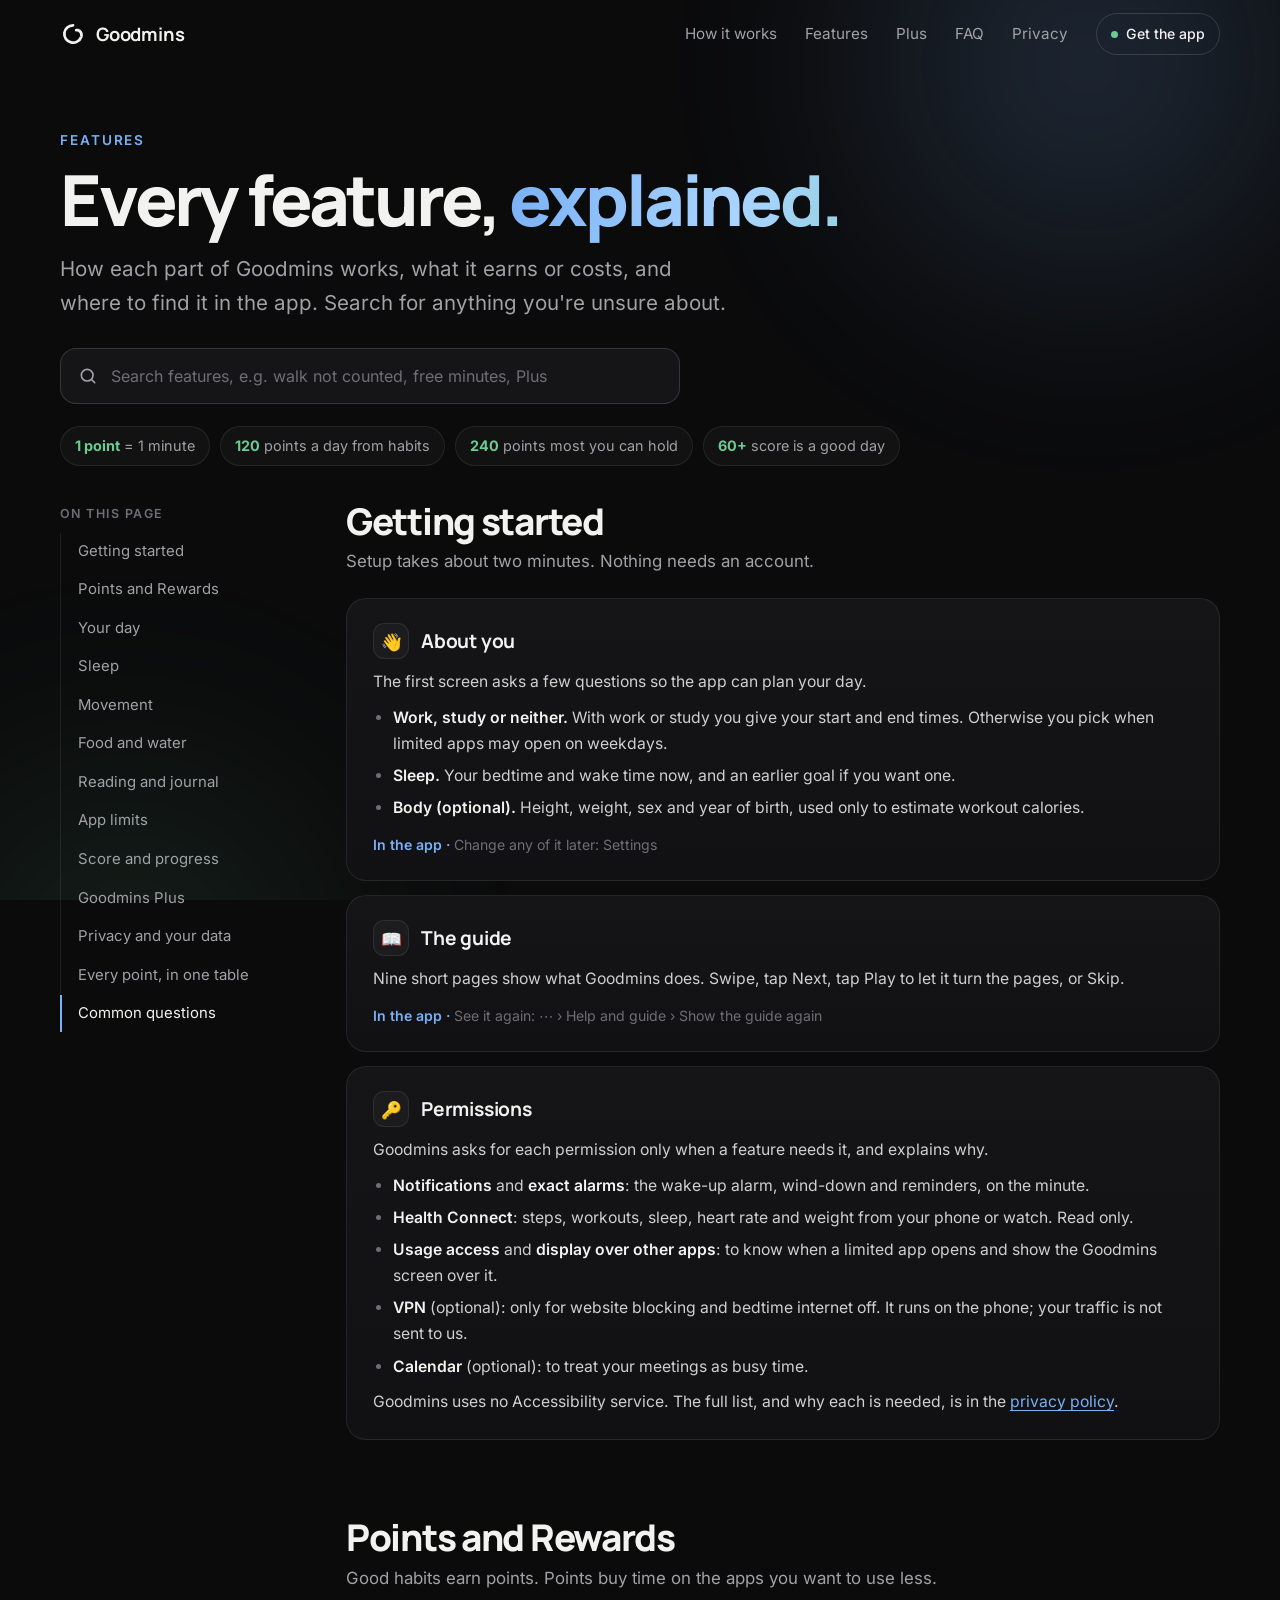
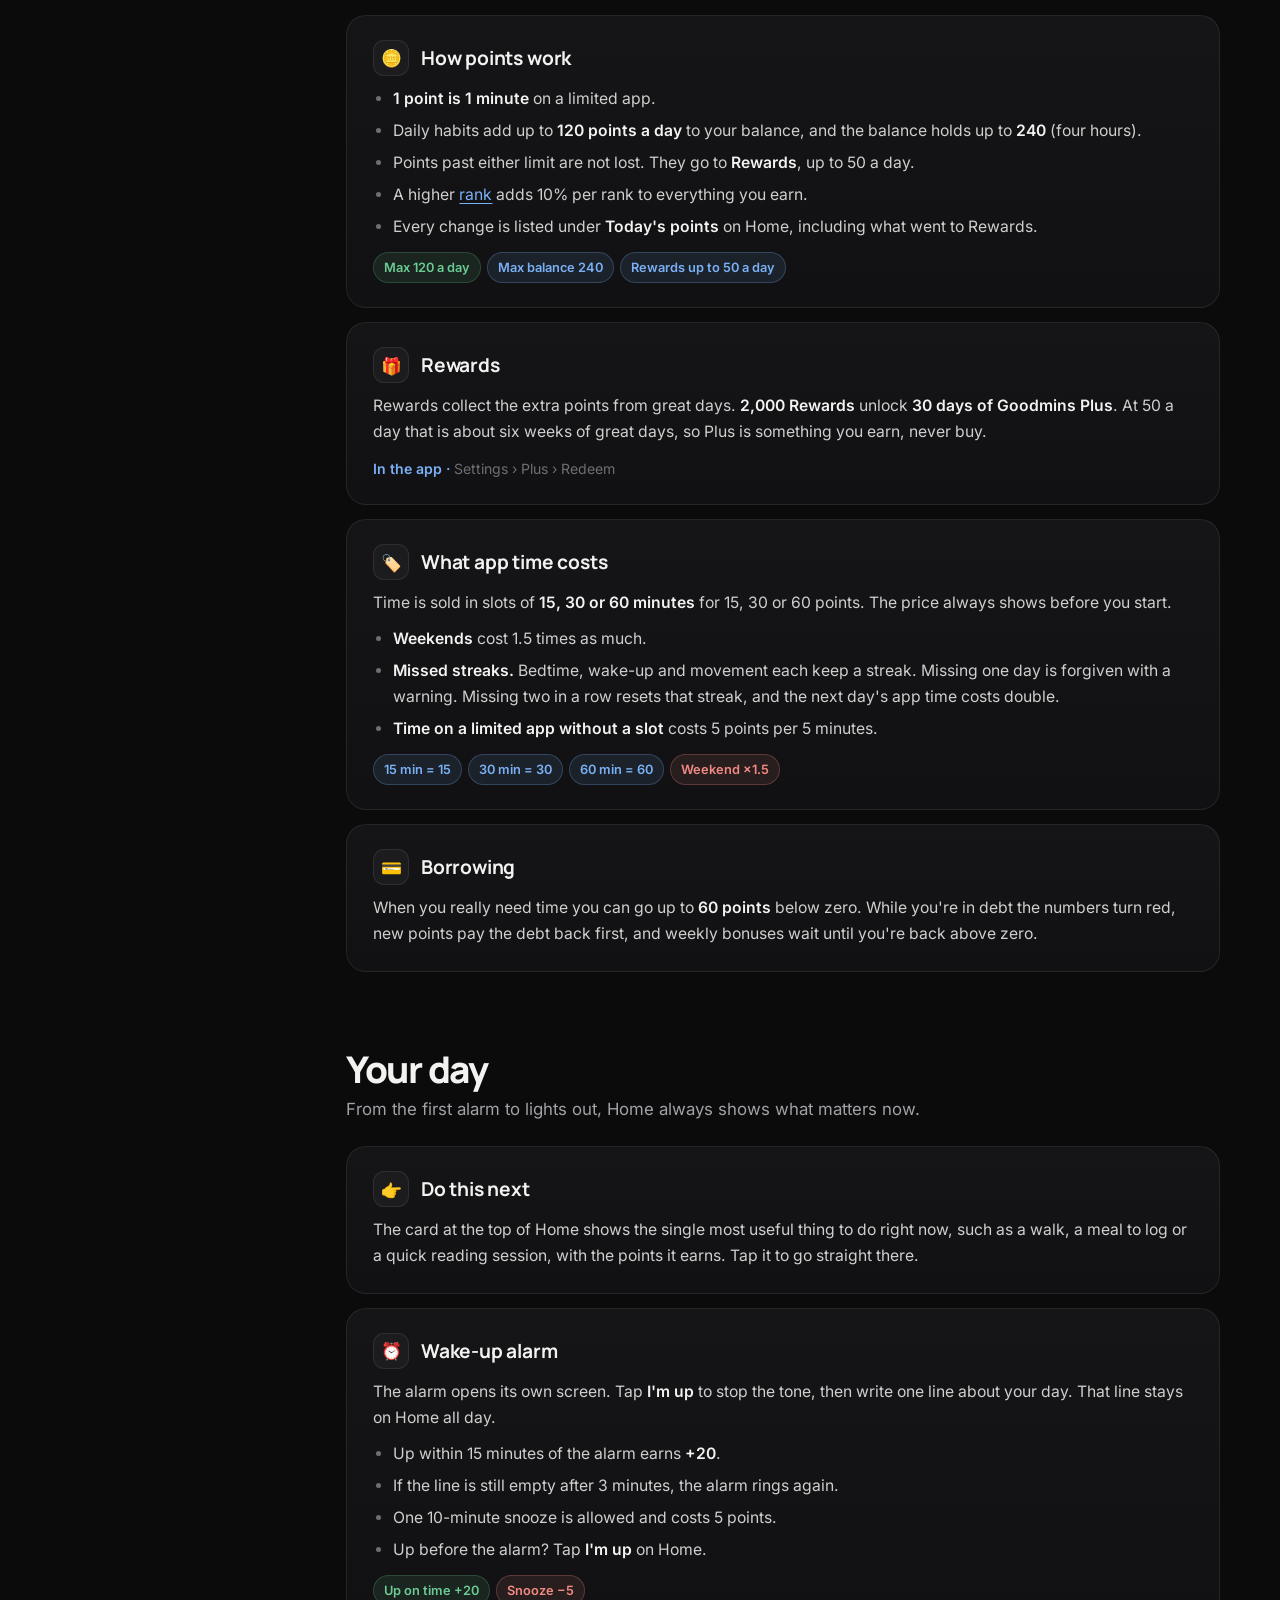
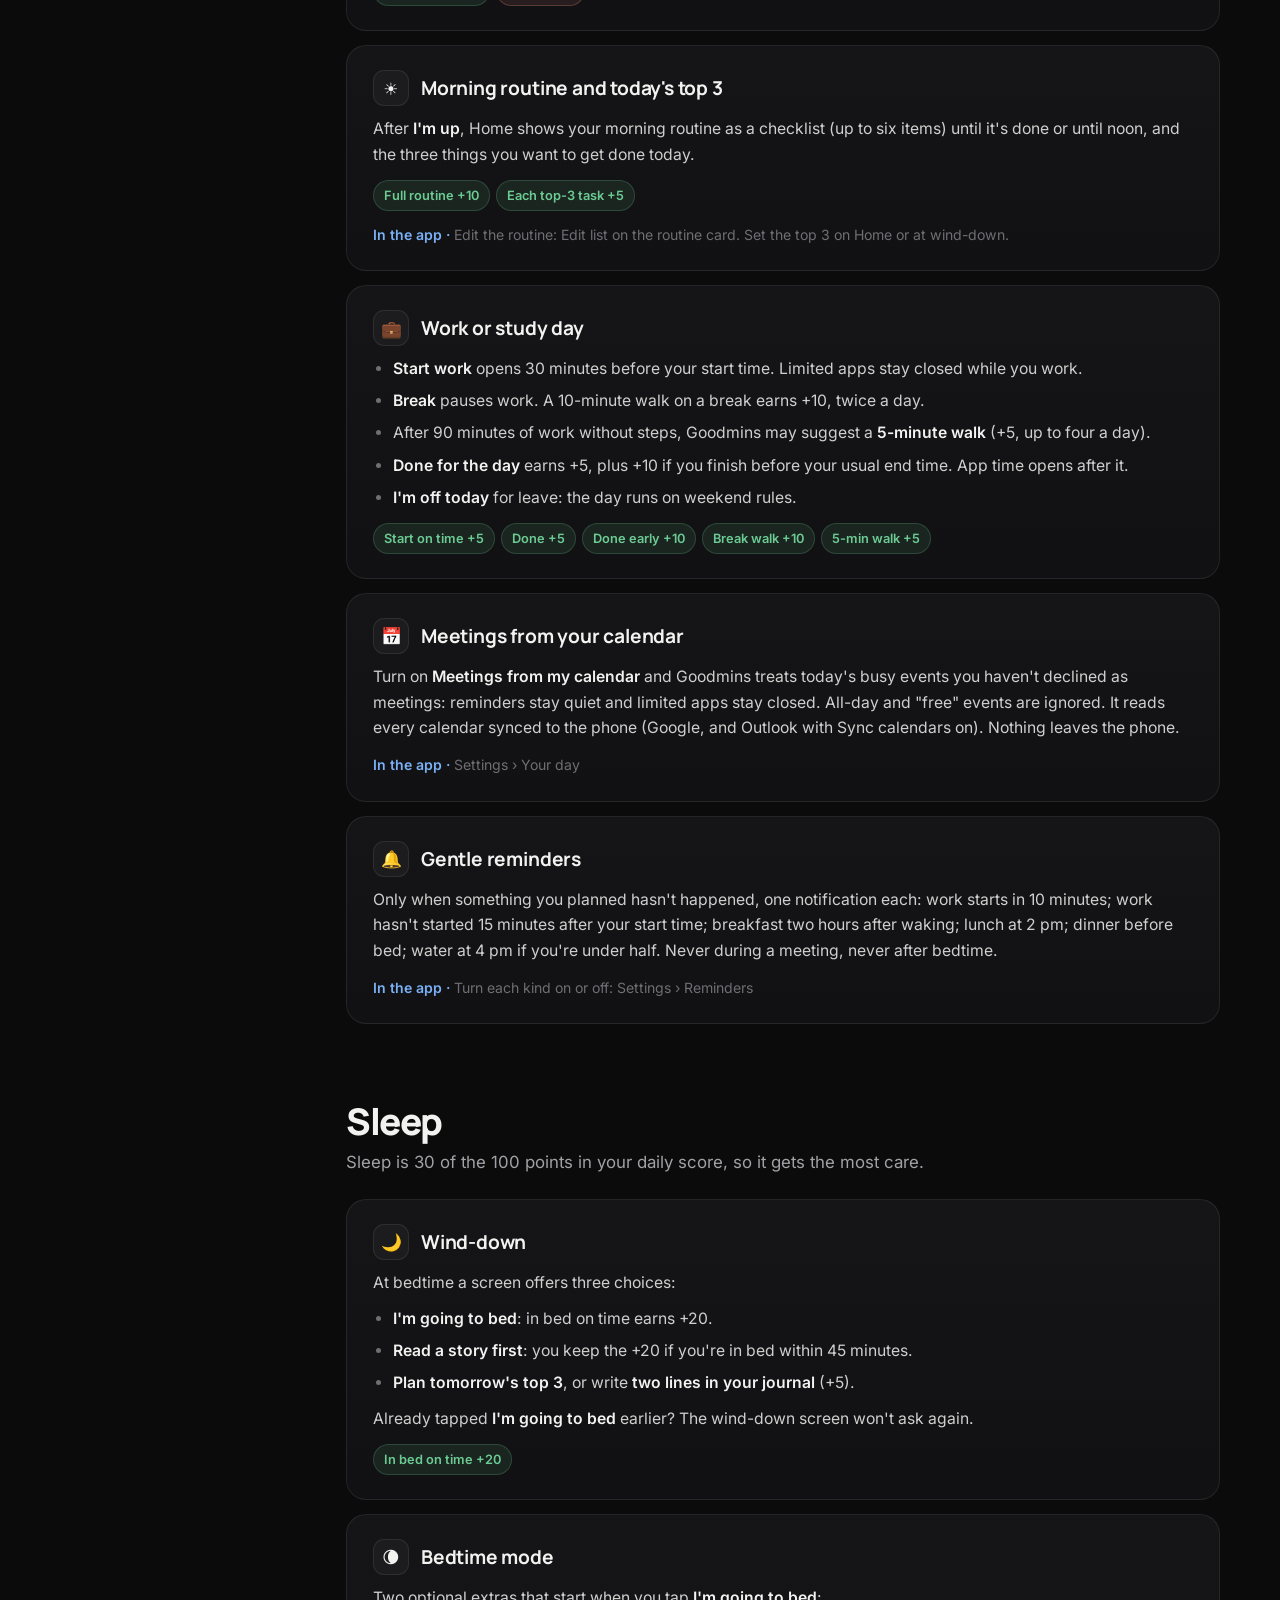
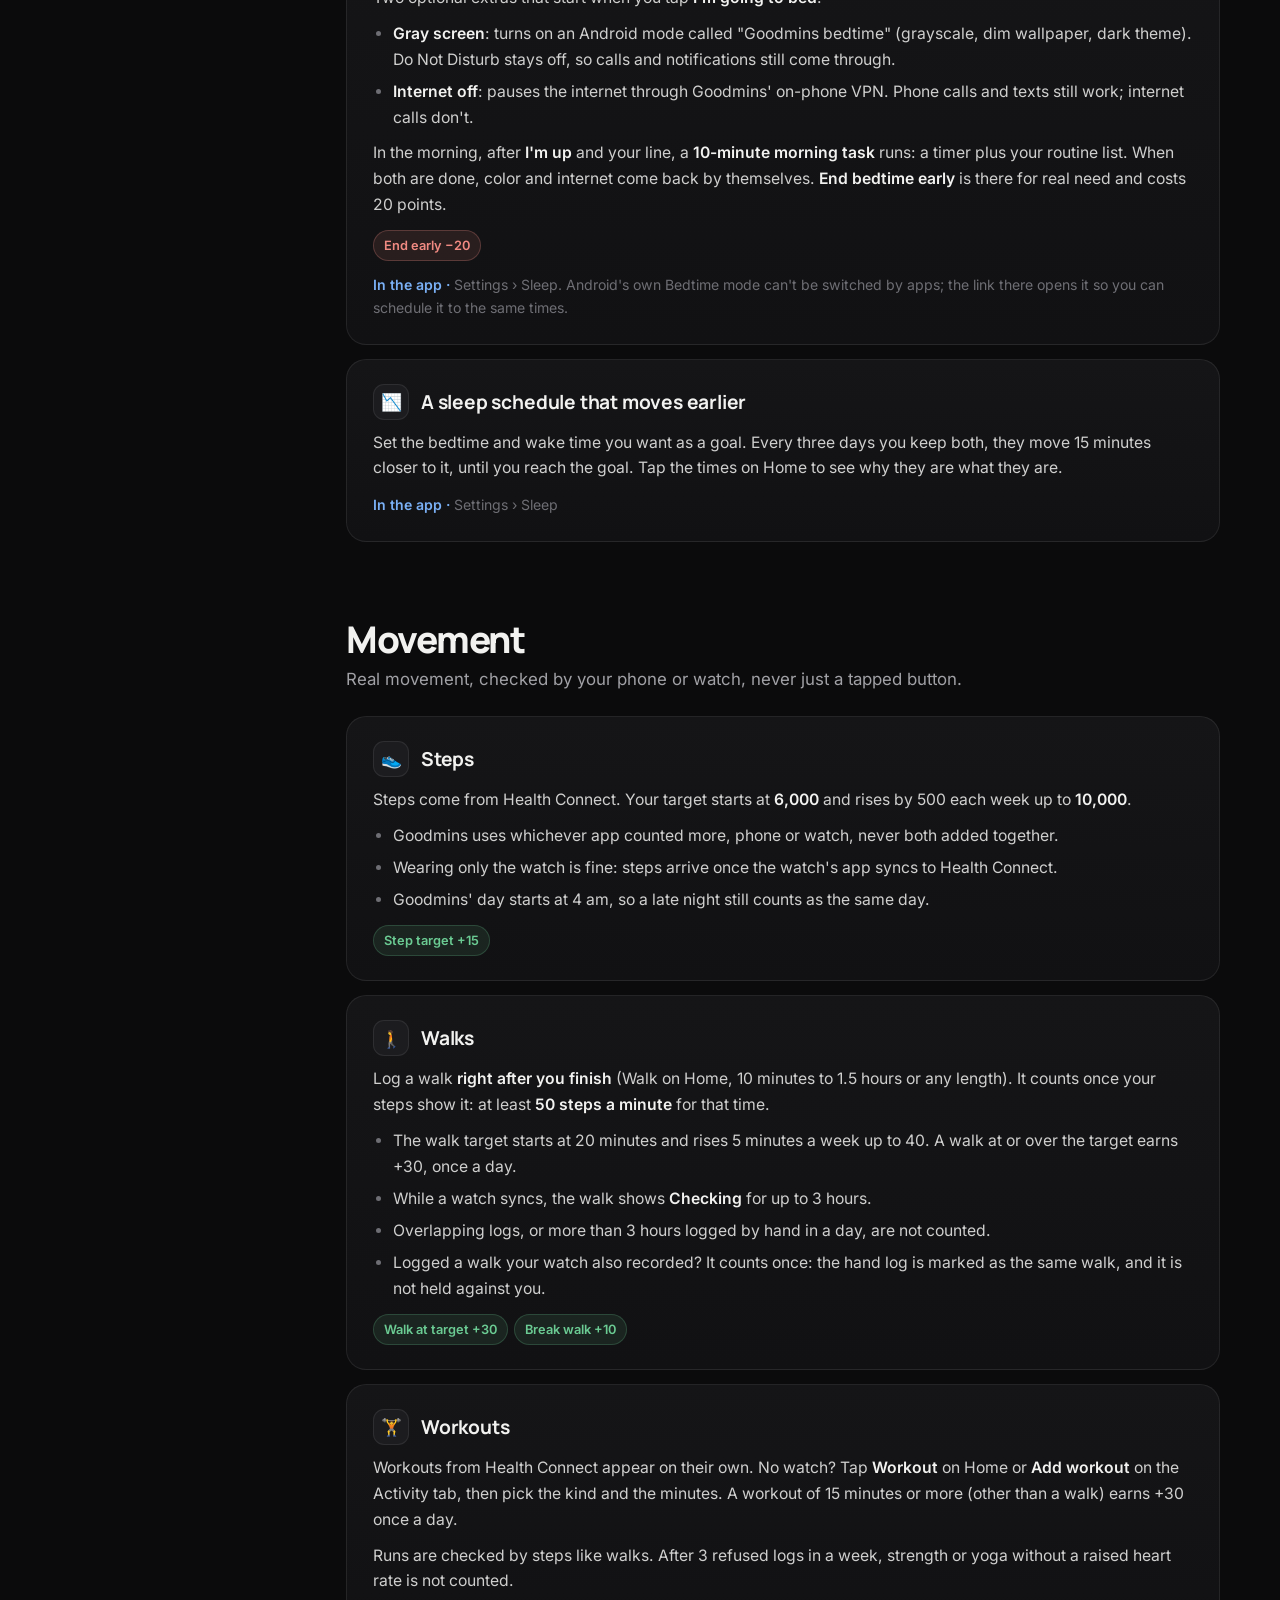
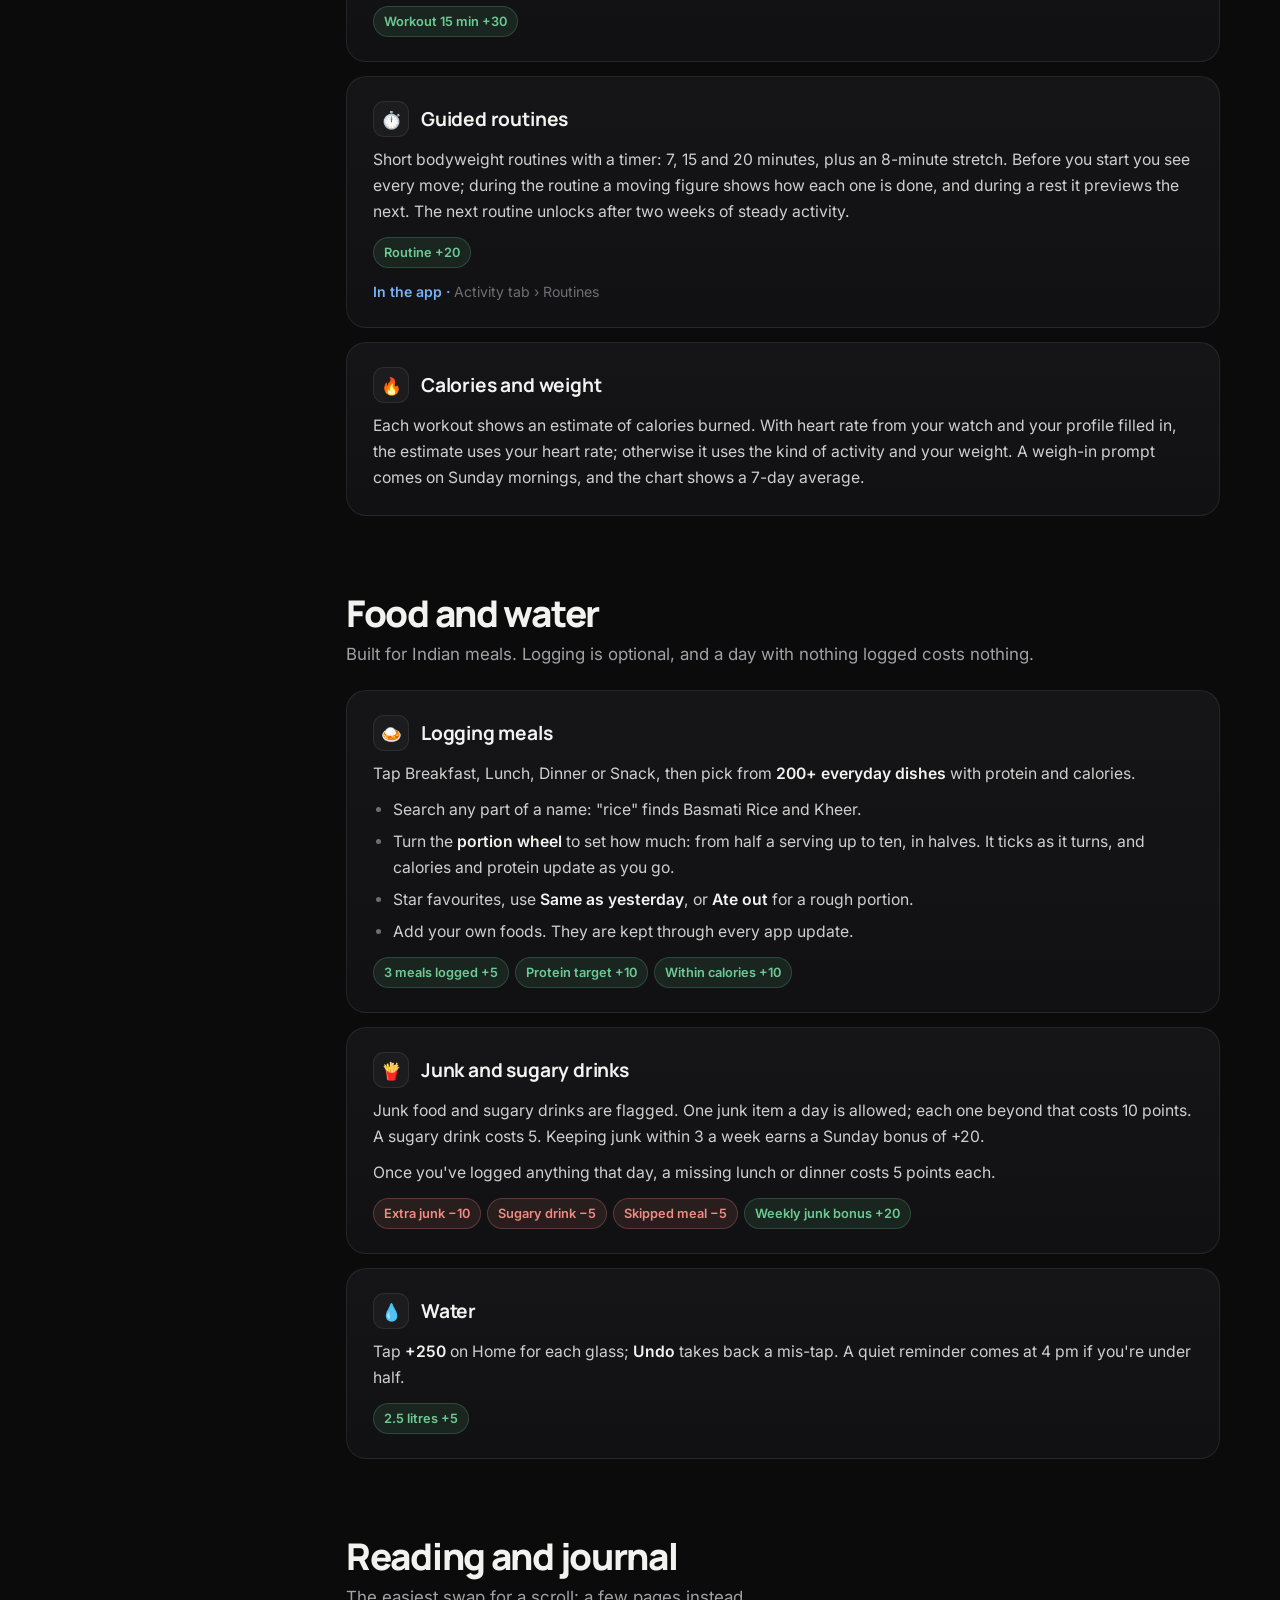
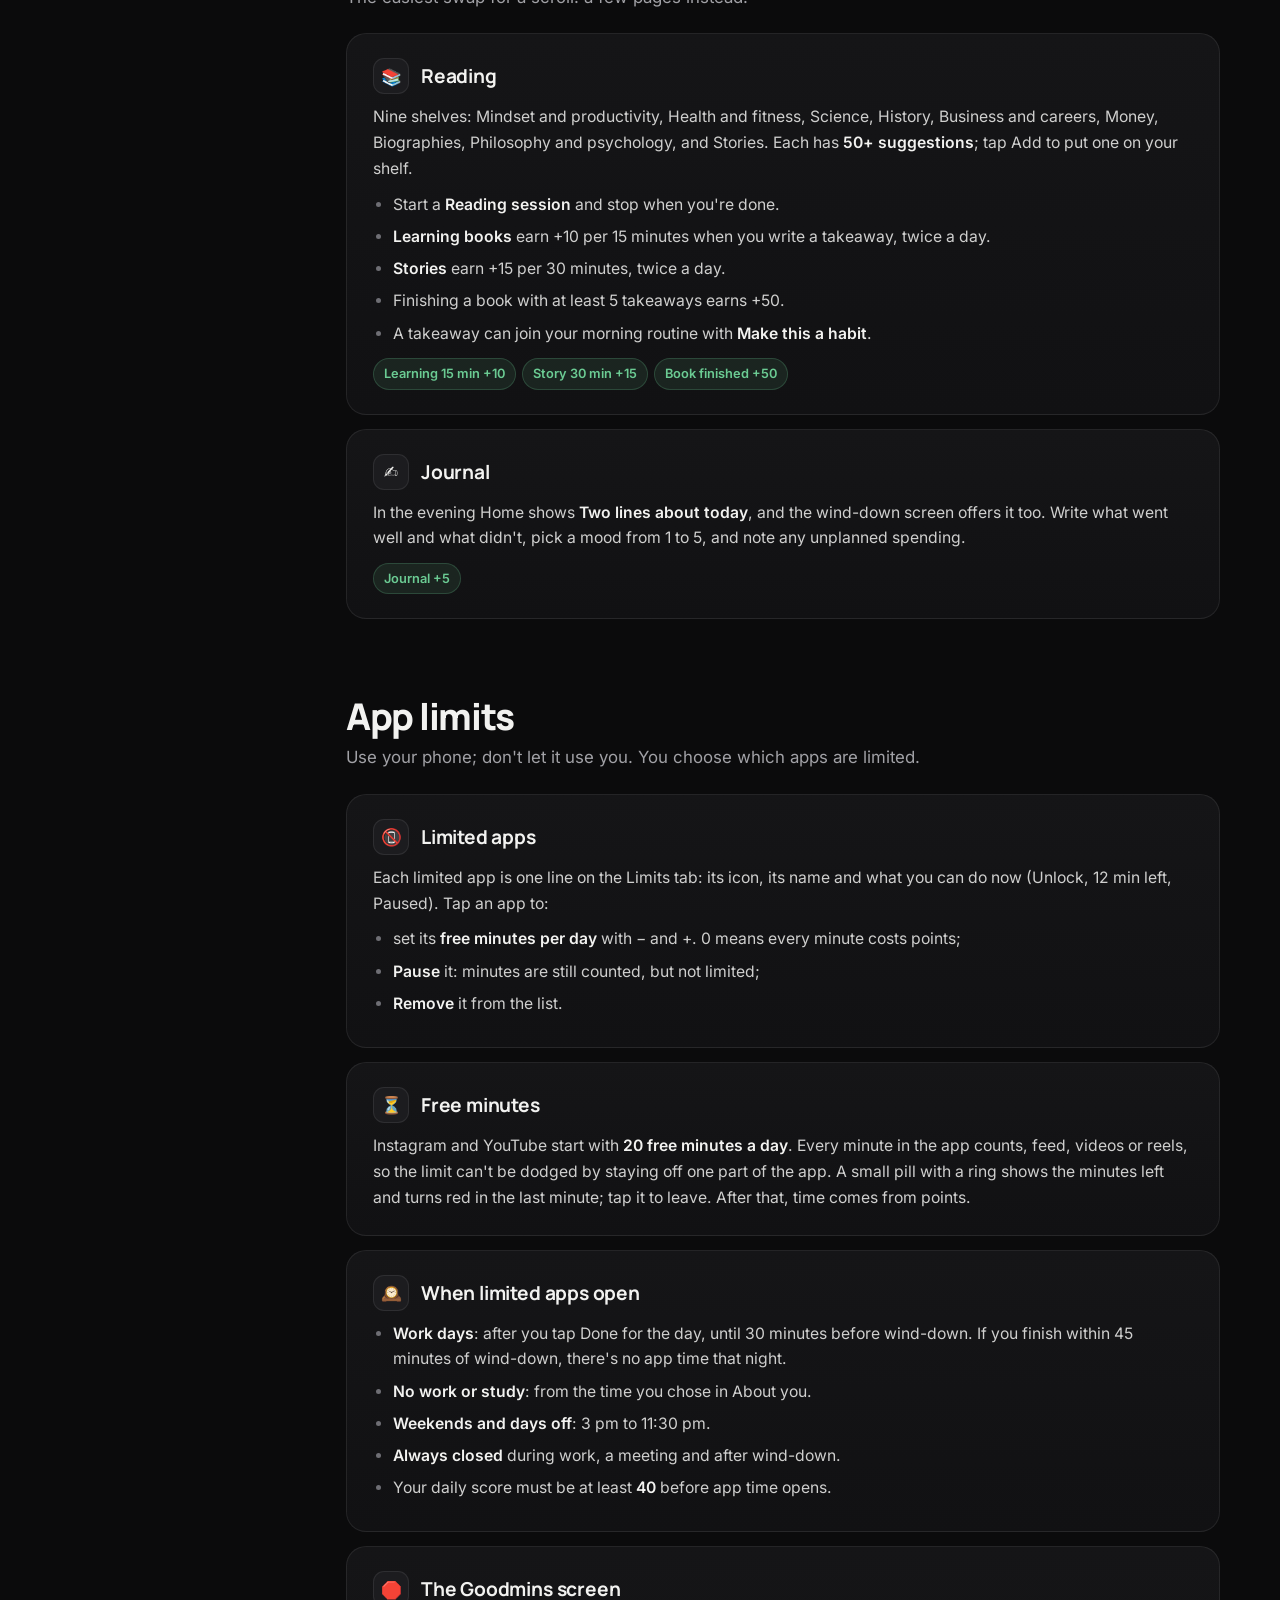
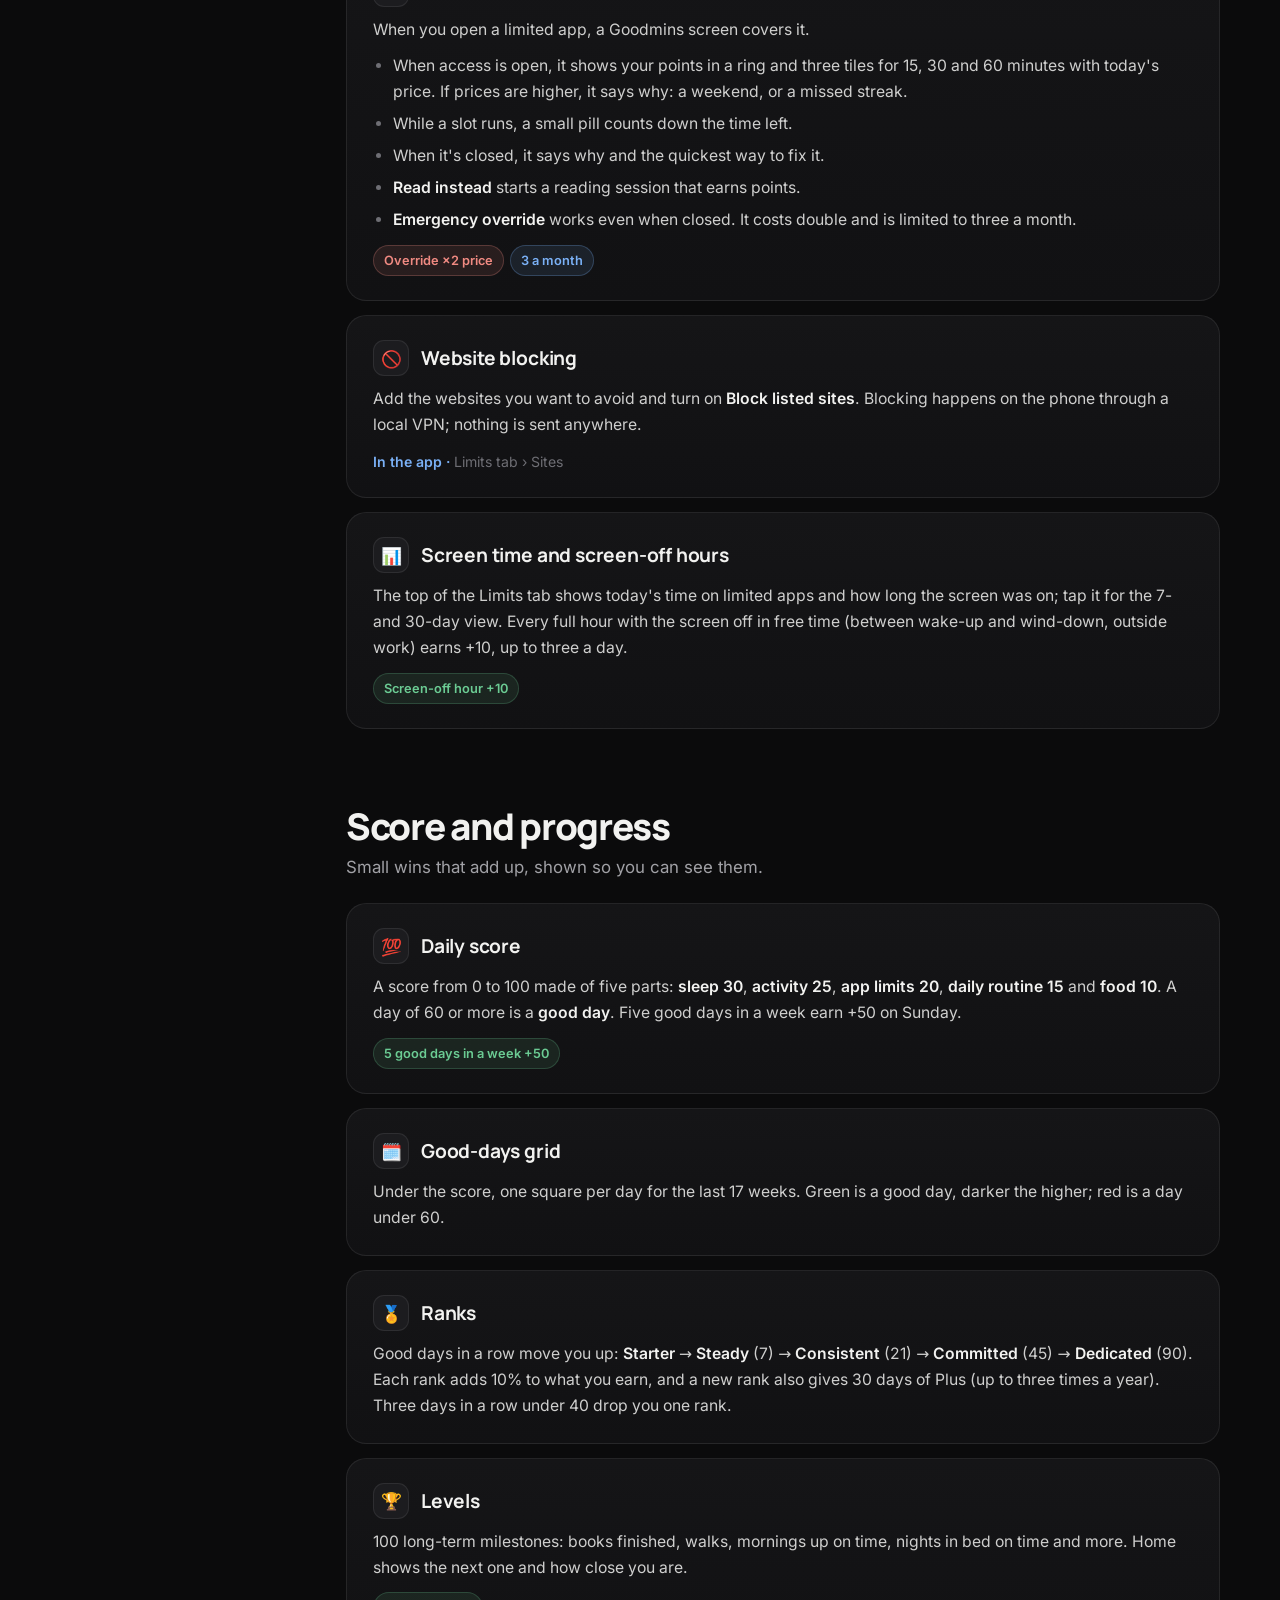
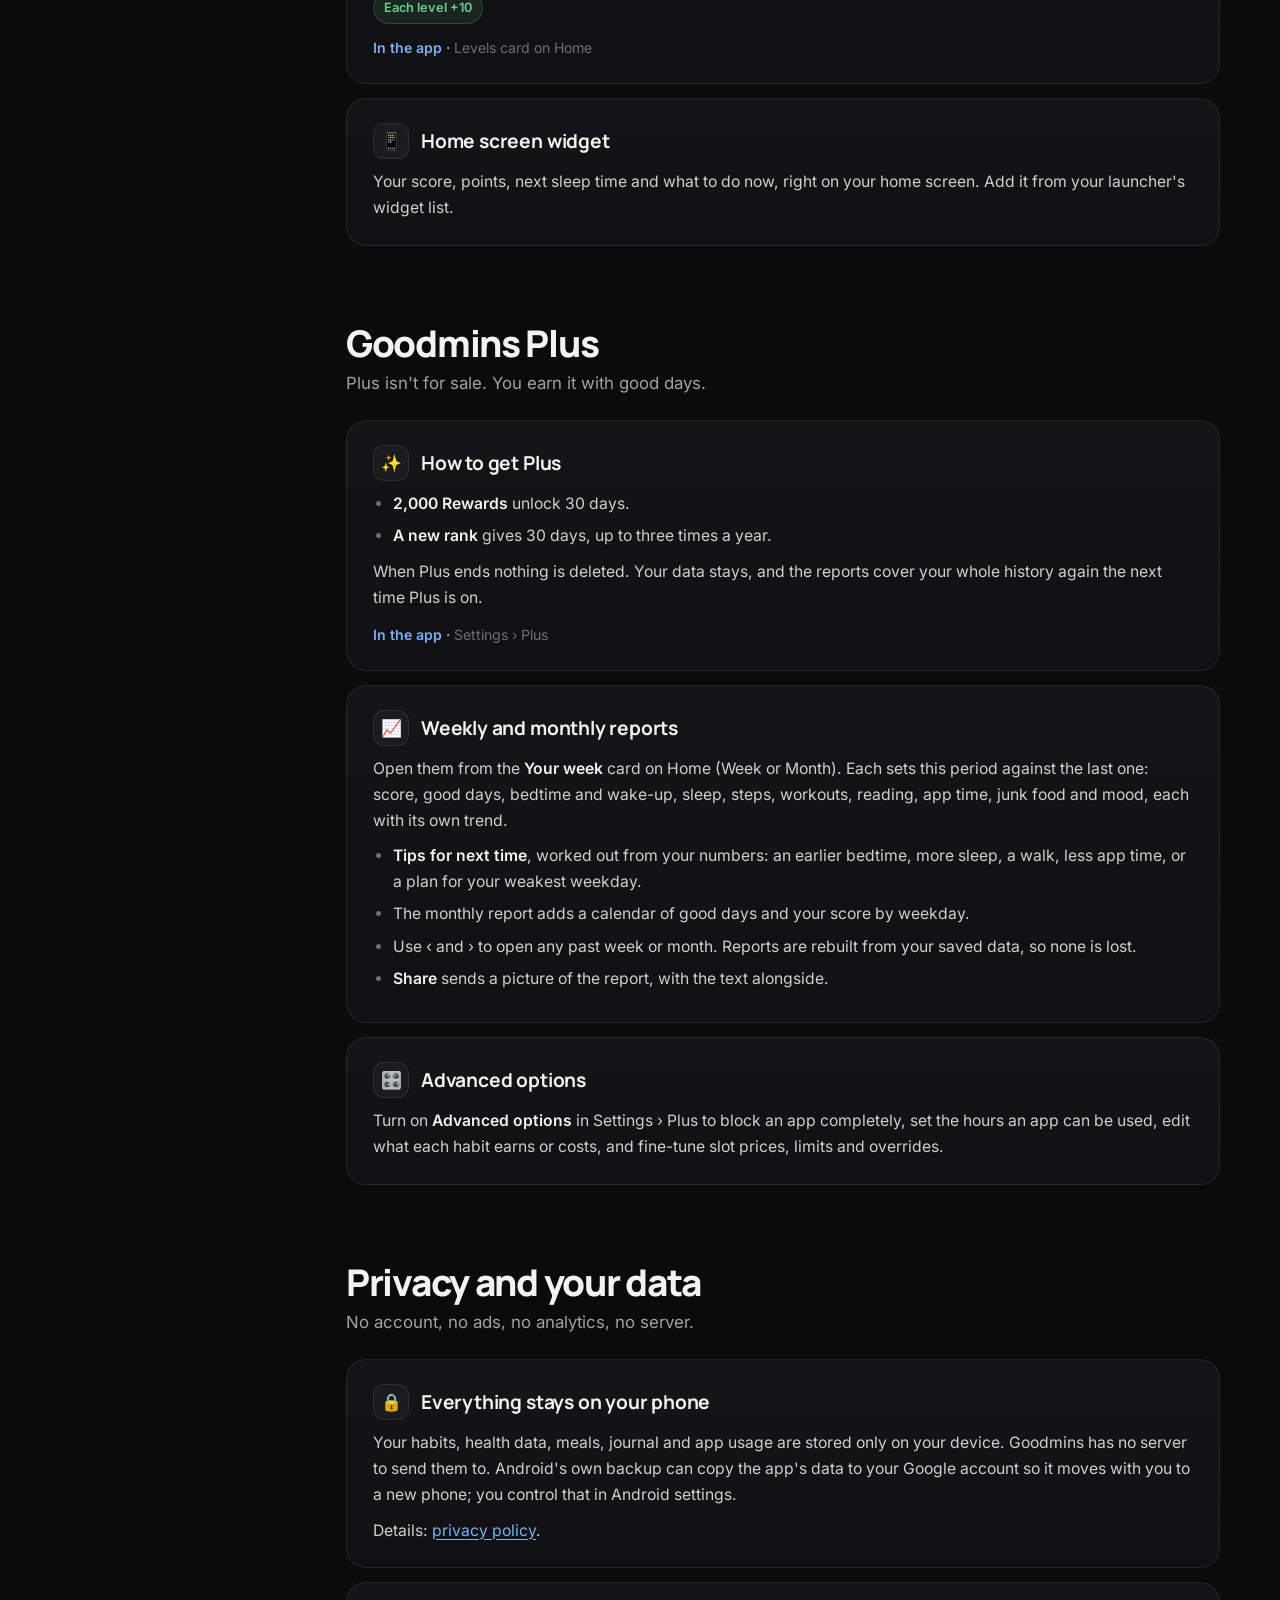
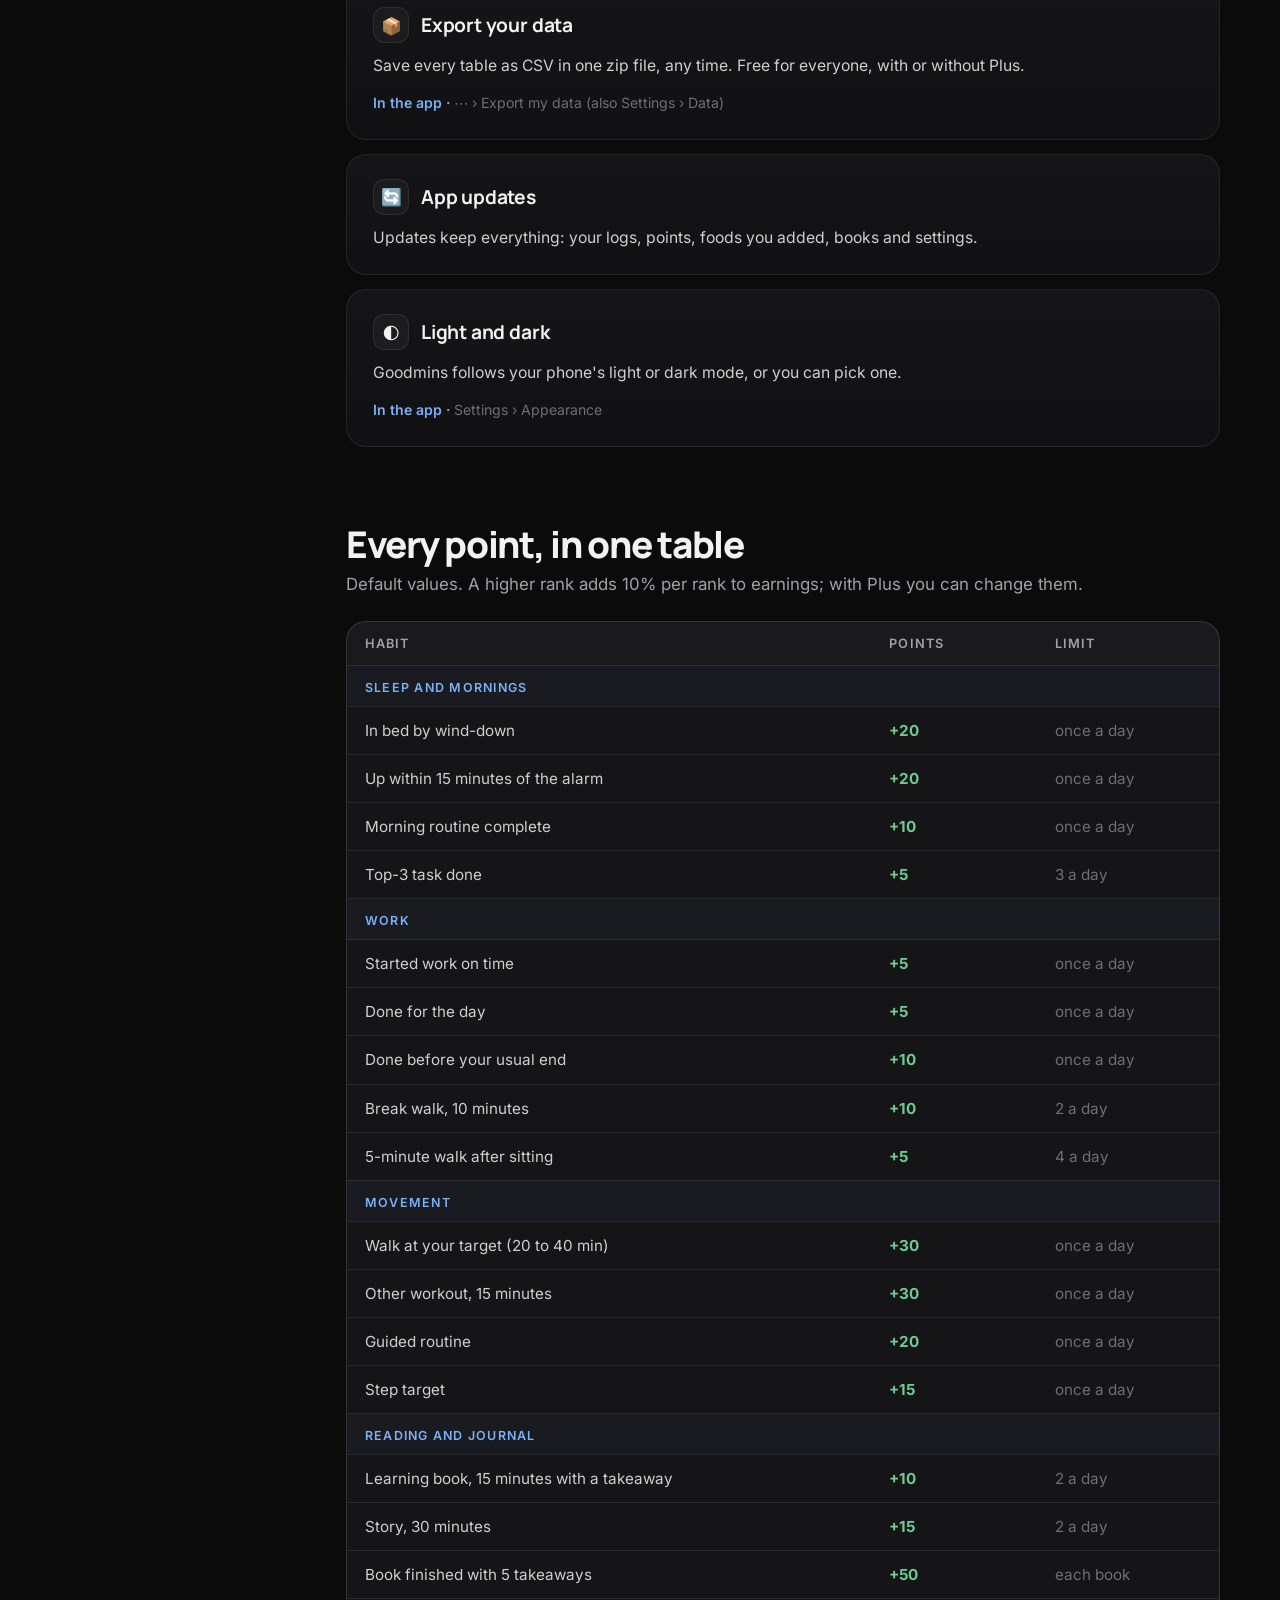
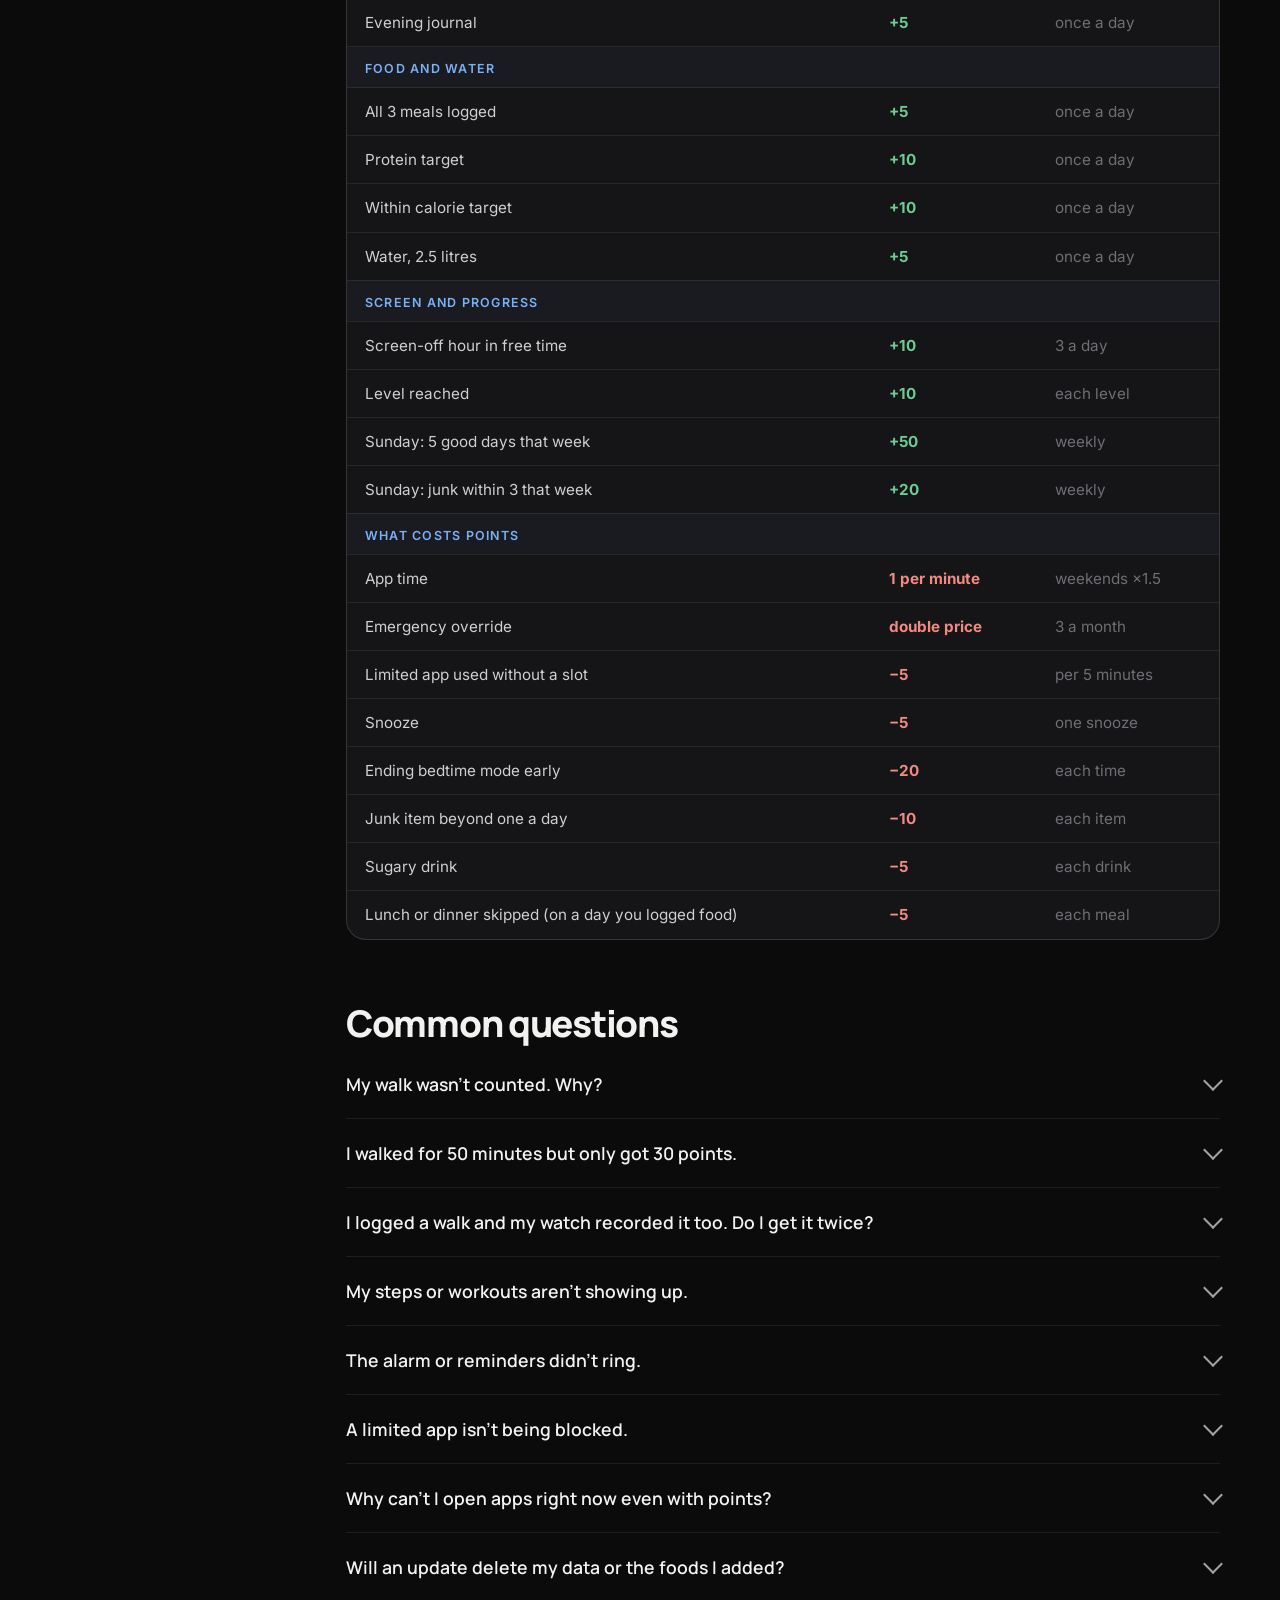
<file: features.html>
<!doctype html>
<html lang="en">
<head>
<meta charset="utf-8">
<meta name="viewport" content="width=device-width, initial-scale=1">
<title>Features · Goodmins</title>
<meta name="description" content="Every Goodmins feature explained: points, app limits, free minutes, sleep, wake-up, walks, food, reading, reports, Plus and privacy. Find how each one works and what it earns.">
<meta name="theme-color" content="#0b0b0c">
<link rel="icon" href="favicon.svg" type="image/svg+xml">
<link rel="icon" href="icon.png" type="image/png">
<link rel="apple-touch-icon" href="icon.png">
<link rel="canonical" href="https://goodmins.github.io/features.html">
<meta property="og:type" content="website">
<meta property="og:title" content="Goodmins features: how everything works">
<meta property="og:description" content="Points, app limits, sleep, walks, food, reading, reports and Plus, explained one by one.">
<meta property="og:url" content="https://goodmins.github.io/features.html">
<meta property="og:image" content="https://goodmins.github.io/img/og.png">
<meta name="twitter:card" content="summary_large_image">
<link rel="preload" href="fonts/inter-latin.woff2" as="font" type="font/woff2" crossorigin>
<link rel="stylesheet" href="fonts/fonts.css">
<link rel="stylesheet" href="style.css">
<script>document.documentElement.classList.add('js')</script>
</head>
<body>
<div class="aurora" aria-hidden="true"></div>

<header class="top" id="top">
  <div class="wrap">
    <a class="brand" href="./" aria-label="Goodmins home">
      <svg class="draw" width="26" height="26" viewBox="0 0 24 24" aria-hidden="true"><path d="M12,4A8,8 0 1,0 19.5175,14.7362L19.626,14.404L19.711,14.066L19.773,13.723L19.811,13.377L19.825,13.030L19.816,12.684L19.783,12.340L19.726,12.000L19.646,11.666L19.543,11.340L19.417,11.023L19.271,10.718L19.103,10.425L18.916,10.147L18.710,9.884L18.487,9.639L18.247,9.413L17.992,9.206L17.724,9.020L17.444,8.857L17.153,8.717L16.854,8.601L16.548,8.510L16.237,8.444L15.923,8.405L15.608,8.392L15.294,8.405L14.983,8.446" fill="none" stroke="currentColor" stroke-width="2.6" stroke-linecap="round" stroke-linejoin="round"/></svg>
      Goodmins
    </a>
    <nav aria-label="Sections">
      <a class="opt" href="./#how">How it works</a>
      <a class="opt" href="features.html" aria-current="page">Features</a>
      <a class="opt" href="./#plus">Plus</a>
      <a class="opt" href="./#faq">FAQ</a>
      <a href="privacy.html">Privacy</a>
      <a class="pill" href="https://www.phonepeappstore.com/apps/productivity/goodmins/app.goodmins/?page=details&amp;id=app.goodmins" target="_blank" rel="noopener"><span class="dot"></span>Get the app</a>
      <button class="menu-btn" type="button" aria-expanded="false" aria-controls="menu" aria-label="Menu"><span></span><span></span><span></span></button>
    </nav>
  </div>
  <div class="menu" id="menu" hidden>
      <a href="./#how">How it works</a>
      <a href="features.html">All features</a>
      <a href="./#reports">Reports</a>
      <a href="./#plus">Goodmins Plus</a>
      <a href="./#faq">FAQ</a>
      <a href="privacy.html">Privacy</a>
      <a href="terms.html">Terms</a>
  </div>
</header>

<main>
<div class="fx-hero">
  <div class="wrap">
    <span class="kicker">Features</span>
    <h1>Every feature, <span class="grad">explained.</span></h1>
    <p class="lead">How each part of Goodmins works, what it earns or costs, and where to find it in the app. Search for anything you're unsure about.</p>
    <div class="fx-search">
      <svg viewBox="0 0 24 24" aria-hidden="true"><circle cx="11" cy="11" r="7"/><path d="M20 20l-3.5-3.5"/></svg>
      <input id="fx-q" type="search" placeholder="Search features, e.g. walk not counted, free minutes, Plus" aria-label="Search features" autocomplete="off">
    </div>
    <div class="fx-facts">
      <span><b>1 point</b> = 1 minute</span>
      <span><b>120</b> points a day from habits</span>
      <span><b>240</b> points most you can hold</span>
      <span><b>60+</b> score is a good day</span>
    </div>
  </div>
</div>

<div class="wrap fx">
  <aside class="fx-toc" aria-label="On this page">
    <p>On this page</p>
    <ol>
      <li><a href="#start">Getting started</a></li>
      <li><a href="#points">Points and Rewards</a></li>
      <li><a href="#day">Your day</a></li>
      <li><a href="#sleep">Sleep</a></li>
      <li><a href="#move">Movement</a></li>
      <li><a href="#food">Food and water</a></li>
      <li><a href="#reading">Reading and journal</a></li>
      <li><a href="#limits">App limits</a></li>
      <li><a href="#progress">Score and progress</a></li>
      <li><a href="#get-plus">Goodmins Plus</a></li>
      <li><a href="#data">Privacy and your data</a></li>
      <li><a href="#earn-table">Every point, in one table</a></li>
      <li><a href="#help">Common questions</a></li>
    </ol>
  </aside>

  <div class="fx-body">
    <p class="fx-empty" id="fx-empty" hidden>Nothing matches that. Try another word, or ask us at <a href="mailto:goodmins.app@gmail.com">goodmins.app@gmail.com</a>.</p>

    <!-- Getting started -->
    <section class="fx-sec" id="start" aria-labelledby="h-start">
      <h2 id="h-start">Getting started</h2>
      <p class="fx-intro">Setup takes about two minutes. Nothing needs an account.</p>

      <article class="fx-item">
        <h3><i aria-hidden="true">👋</i>About you</h3>
        <p>The first screen asks a few questions so the app can plan your day.</p>
        <ul>
          <li><b>Work, study or neither.</b> With work or study you give your start and end times. Otherwise you pick when limited apps may open on weekdays.</li>
          <li><b>Sleep.</b> Your bedtime and wake time now, and an earlier goal if you want one.</li>
          <li><b>Body (optional).</b> Height, weight, sex and year of birth, used only to estimate workout calories.</li>
        </ul>
        <p class="where">Change any of it later: Settings</p>
      </article>

      <article class="fx-item">
        <h3><i aria-hidden="true">📖</i>The guide</h3>
        <p>Nine short pages show what Goodmins does. Swipe, tap Next, tap Play to let it turn the pages, or Skip.</p>
        <p class="where">See it again: ⋯ › Help and guide › Show the guide again</p>
      </article>

      <article class="fx-item">
        <h3><i aria-hidden="true">🔑</i>Permissions</h3>
        <p>Goodmins asks for each permission only when a feature needs it, and explains why.</p>
        <ul>
          <li><b>Notifications</b> and <b>exact alarms</b>: the wake-up alarm, wind-down and reminders, on the minute.</li>
          <li><b>Health Connect</b>: steps, workouts, sleep, heart rate and weight from your phone or watch. Read only.</li>
          <li><b>Usage access</b> and <b>display over other apps</b>: to know when a limited app opens and show the Goodmins screen over it.</li>
          <li><b>VPN</b> (optional): only for website blocking and bedtime internet off. It runs on the phone; your traffic is not sent to us.</li>
          <li><b>Calendar</b> (optional): to treat your meetings as busy time.</li>
        </ul>
        <p>Goodmins uses no Accessibility service. The full list, and why each is needed, is in the <a href="privacy.html">privacy policy</a>.</p>
      </article>
    </section>

    <!-- Points -->
    <section class="fx-sec" id="points" aria-labelledby="h-points">
      <h2 id="h-points">Points and Rewards</h2>
      <p class="fx-intro">Good habits earn points. Points buy time on the apps you want to use less.</p>

      <article class="fx-item">
        <h3><i aria-hidden="true">🪙</i>How points work</h3>
        <ul>
          <li><b>1 point is 1 minute</b> on a limited app.</li>
          <li>Daily habits add up to <b>120 points a day</b> to your balance, and the balance holds up to <b>240</b> (four hours).</li>
          <li>Points past either limit are not lost. They go to <b>Rewards</b>, up to 50 a day.</li>
          <li>A higher <a href="#progress">rank</a> adds 10% per rank to everything you earn.</li>
          <li>Every change is listed under <b>Today's points</b> on Home, including what went to Rewards.</li>
        </ul>
        <div class="earns"><span class="earn">Max 120 a day</span><span class="earn info">Max balance 240</span><span class="earn info">Rewards up to 50 a day</span></div>
      </article>

      <article class="fx-item">
        <h3><i aria-hidden="true">🎁</i>Rewards</h3>
        <p>Rewards collect the extra points from great days. <b>2,000 Rewards</b> unlock <b>30 days of Goodmins Plus</b>. At 50 a day that is about six weeks of great days, so Plus is something you earn, never buy.</p>
        <p class="where">Settings › Plus › Redeem</p>
      </article>

      <article class="fx-item">
        <h3><i aria-hidden="true">🏷️</i>What app time costs</h3>
        <p>Time is sold in slots of <b>15, 30 or 60 minutes</b> for 15, 30 or 60 points. The price always shows before you start.</p>
        <ul>
          <li><b>Weekends</b> cost 1.5 times as much.</li>
          <li><b>Missed streaks.</b> Bedtime, wake-up and movement each keep a streak. Missing one day is forgiven with a warning. Missing two in a row resets that streak, and the next day's app time costs double.</li>
          <li><b>Time on a limited app without a slot</b> costs 5 points per 5 minutes.</li>
        </ul>
        <div class="earns"><span class="earn info">15 min = 15</span><span class="earn info">30 min = 30</span><span class="earn info">60 min = 60</span><span class="earn cost">Weekend ×1.5</span></div>
      </article>

      <article class="fx-item">
        <h3><i aria-hidden="true">💳</i>Borrowing</h3>
        <p>When you really need time you can go up to <b>60 points</b> below zero. While you're in debt the numbers turn red, new points pay the debt back first, and weekly bonuses wait until you're back above zero.</p>
      </article>
    </section>

    <!-- Your day -->
    <section class="fx-sec" id="day" aria-labelledby="h-day">
      <h2 id="h-day">Your day</h2>
      <p class="fx-intro">From the first alarm to lights out, Home always shows what matters now.</p>

      <article class="fx-item">
        <h3><i aria-hidden="true">👉</i>Do this next</h3>
        <p>The card at the top of Home shows the single most useful thing to do right now, such as a walk, a meal to log or a quick reading session, with the points it earns. Tap it to go straight there.</p>
      </article>

      <article class="fx-item">
        <h3><i aria-hidden="true">⏰</i>Wake-up alarm</h3>
        <p>The alarm opens its own screen. Tap <b>I'm up</b> to stop the tone, then write one line about your day. That line stays on Home all day.</p>
        <ul>
          <li>Up within 15 minutes of the alarm earns <b>+20</b>.</li>
          <li>If the line is still empty after 3 minutes, the alarm rings again.</li>
          <li>One 10-minute snooze is allowed and costs 5 points.</li>
          <li>Up before the alarm? Tap <b>I'm up</b> on Home.</li>
        </ul>
        <div class="earns"><span class="earn">Up on time +20</span><span class="earn cost">Snooze −5</span></div>
      </article>

      <article class="fx-item">
        <h3><i aria-hidden="true">☀️</i>Morning routine and today's top 3</h3>
        <p>After <b>I'm up</b>, Home shows your morning routine as a checklist (up to six items) until it's done or until noon, and the three things you want to get done today.</p>
        <div class="earns"><span class="earn">Full routine +10</span><span class="earn">Each top-3 task +5</span></div>
        <p class="where">Edit the routine: Edit list on the routine card. Set the top 3 on Home or at wind-down.</p>
      </article>

      <article class="fx-item">
        <h3><i aria-hidden="true">💼</i>Work or study day</h3>
        <ul>
          <li><b>Start work</b> opens 30 minutes before your start time. Limited apps stay closed while you work.</li>
          <li><b>Break</b> pauses work. A 10-minute walk on a break earns +10, twice a day.</li>
          <li>After 90 minutes of work without steps, Goodmins may suggest a <b>5-minute walk</b> (+5, up to four a day).</li>
          <li><b>Done for the day</b> earns +5, plus +10 if you finish before your usual end time. App time opens after it.</li>
          <li><b>I'm off today</b> for leave: the day runs on weekend rules.</li>
        </ul>
        <div class="earns"><span class="earn">Start on time +5</span><span class="earn">Done +5</span><span class="earn">Done early +10</span><span class="earn">Break walk +10</span><span class="earn">5-min walk +5</span></div>
      </article>

      <article class="fx-item">
        <h3><i aria-hidden="true">📅</i>Meetings from your calendar</h3>
        <p>Turn on <b>Meetings from my calendar</b> and Goodmins treats today's busy events you haven't declined as meetings: reminders stay quiet and limited apps stay closed. All-day and "free" events are ignored. It reads every calendar synced to the phone (Google, and Outlook with Sync calendars on). Nothing leaves the phone.</p>
        <p class="where">Settings › Your day</p>
      </article>

      <article class="fx-item">
        <h3><i aria-hidden="true">🔔</i>Gentle reminders</h3>
        <p>Only when something you planned hasn't happened, one notification each: work starts in 10 minutes; work hasn't started 15 minutes after your start time; breakfast two hours after waking; lunch at 2 pm; dinner before bed; water at 4 pm if you're under half. Never during a meeting, never after bedtime.</p>
        <p class="where">Turn each kind on or off: Settings › Reminders</p>
      </article>
    </section>

    <!-- Sleep -->
    <section class="fx-sec" id="sleep" aria-labelledby="h-sleep">
      <h2 id="h-sleep">Sleep</h2>
      <p class="fx-intro">Sleep is 30 of the 100 points in your daily score, so it gets the most care.</p>

      <article class="fx-item">
        <h3><i aria-hidden="true">🌙</i>Wind-down</h3>
        <p>At bedtime a screen offers three choices:</p>
        <ul>
          <li><b>I'm going to bed</b>: in bed on time earns +20.</li>
          <li><b>Read a story first</b>: you keep the +20 if you're in bed within 45 minutes.</li>
          <li><b>Plan tomorrow's top 3</b>, or write <b>two lines in your journal</b> (+5).</li>
        </ul>
        <p>Already tapped <b>I'm going to bed</b> earlier? The wind-down screen won't ask again.</p>
        <div class="earns"><span class="earn">In bed on time +20</span></div>
      </article>

      <article class="fx-item">
        <h3><i aria-hidden="true">🌘</i>Bedtime mode</h3>
        <p>Two optional extras that start when you tap <b>I'm going to bed</b>:</p>
        <ul>
          <li><b>Gray screen</b>: turns on an Android mode called "Goodmins bedtime" (grayscale, dim wallpaper, dark theme). Do Not Disturb stays off, so calls and notifications still come through.</li>
          <li><b>Internet off</b>: pauses the internet through Goodmins' on-phone VPN. Phone calls and texts still work; internet calls don't.</li>
        </ul>
        <p>In the morning, after <b>I'm up</b> and your line, a <b>10-minute morning task</b> runs: a timer plus your routine list. When both are done, color and internet come back by themselves. <b>End bedtime early</b> is there for real need and costs 20 points.</p>
        <div class="earns"><span class="earn cost">End early −20</span></div>
        <p class="where">Settings › Sleep. Android's own Bedtime mode can't be switched by apps; the link there opens it so you can schedule it to the same times.</p>
      </article>

      <article class="fx-item">
        <h3><i aria-hidden="true">📉</i>A sleep schedule that moves earlier</h3>
        <p>Set the bedtime and wake time you want as a goal. Every three days you keep both, they move 15 minutes closer to it, until you reach the goal. Tap the times on Home to see why they are what they are.</p>
        <p class="where">Settings › Sleep</p>
      </article>
    </section>

    <!-- Movement -->
    <section class="fx-sec" id="move" aria-labelledby="h-move">
      <h2 id="h-move">Movement</h2>
      <p class="fx-intro">Real movement, checked by your phone or watch, never just a tapped button.</p>

      <article class="fx-item">
        <h3><i aria-hidden="true">👟</i>Steps</h3>
        <p>Steps come from Health Connect. Your target starts at <b>6,000</b> and rises by 500 each week up to <b>10,000</b>.</p>
        <ul>
          <li>Goodmins uses whichever app counted more, phone or watch, never both added together.</li>
          <li>Wearing only the watch is fine: steps arrive once the watch's app syncs to Health Connect.</li>
          <li>Goodmins' day starts at 4 am, so a late night still counts as the same day.</li>
        </ul>
        <div class="earns"><span class="earn">Step target +15</span></div>
      </article>

      <article class="fx-item">
        <h3><i aria-hidden="true">🚶</i>Walks</h3>
        <p>Log a walk <b>right after you finish</b> (Walk on Home, 10 minutes to 1.5 hours or any length). It counts once your steps show it: at least <b>50 steps a minute</b> for that time.</p>
        <ul>
          <li>The walk target starts at 20 minutes and rises 5 minutes a week up to 40. A walk at or over the target earns +30, once a day.</li>
          <li>While a watch syncs, the walk shows <b>Checking</b> for up to 3 hours.</li>
          <li>Overlapping logs, or more than 3 hours logged by hand in a day, are not counted.</li>
          <li>Logged a walk your watch also recorded? It counts once: the hand log is marked as the same walk, and it is not held against you.</li>
        </ul>
        <div class="earns"><span class="earn">Walk at target +30</span><span class="earn">Break walk +10</span></div>
      </article>

      <article class="fx-item">
        <h3><i aria-hidden="true">🏋️</i>Workouts</h3>
        <p>Workouts from Health Connect appear on their own. No watch? Tap <b>Workout</b> on Home or <b>Add workout</b> on the Activity tab, then pick the kind and the minutes. A workout of 15 minutes or more (other than a walk) earns +30 once a day.</p>
        <p>Runs are checked by steps like walks. After 3 refused logs in a week, strength or yoga without a raised heart rate is not counted.</p>
        <div class="earns"><span class="earn">Workout 15 min +30</span></div>
      </article>

      <article class="fx-item">
        <h3><i aria-hidden="true">⏱️</i>Guided routines</h3>
        <p>Short bodyweight routines with a timer: 7, 15 and 20 minutes, plus an 8-minute stretch. Before you start you see every move; during the routine a moving figure shows how each one is done, and during a rest it previews the next. The next routine unlocks after two weeks of steady activity.</p>
        <div class="earns"><span class="earn">Routine +20</span></div>
        <p class="where">Activity tab › Routines</p>
      </article>

      <article class="fx-item">
        <h3><i aria-hidden="true">🔥</i>Calories and weight</h3>
        <p>Each workout shows an estimate of calories burned. With heart rate from your watch and your profile filled in, the estimate uses your heart rate; otherwise it uses the kind of activity and your weight. A weigh-in prompt comes on Sunday mornings, and the chart shows a 7-day average.</p>
      </article>
    </section>

    <!-- Food -->
    <section class="fx-sec" id="food" aria-labelledby="h-food">
      <h2 id="h-food">Food and water</h2>
      <p class="fx-intro">Built for Indian meals. Logging is optional, and a day with nothing logged costs nothing.</p>

      <article class="fx-item">
        <h3><i aria-hidden="true">🍛</i>Logging meals</h3>
        <p>Tap Breakfast, Lunch, Dinner or Snack, then pick from <b>200+ everyday dishes</b> with protein and calories.</p>
        <ul>
          <li>Search any part of a name: "rice" finds Basmati Rice and Kheer.</li>
          <li>Turn the <b>portion wheel</b> to set how much: from half a serving up to ten, in halves. It ticks as it turns, and calories and protein update as you go.</li>
          <li>Star favourites, use <b>Same as yesterday</b>, or <b>Ate out</b> for a rough portion.</li>
          <li>Add your own foods. They are kept through every app update.</li>
        </ul>
        <div class="earns"><span class="earn">3 meals logged +5</span><span class="earn">Protein target +10</span><span class="earn">Within calories +10</span></div>
      </article>

      <article class="fx-item">
        <h3><i aria-hidden="true">🍟</i>Junk and sugary drinks</h3>
        <p>Junk food and sugary drinks are flagged. One junk item a day is allowed; each one beyond that costs 10 points. A sugary drink costs 5. Keeping junk within 3 a week earns a Sunday bonus of +20.</p>
        <p>Once you've logged anything that day, a missing lunch or dinner costs 5 points each.</p>
        <div class="earns"><span class="earn cost">Extra junk −10</span><span class="earn cost">Sugary drink −5</span><span class="earn cost">Skipped meal −5</span><span class="earn">Weekly junk bonus +20</span></div>
      </article>

      <article class="fx-item">
        <h3><i aria-hidden="true">💧</i>Water</h3>
        <p>Tap <b>+250</b> on Home for each glass; <b>Undo</b> takes back a mis-tap. A quiet reminder comes at 4 pm if you're under half.</p>
        <div class="earns"><span class="earn">2.5 litres +5</span></div>
      </article>
    </section>

    <!-- Reading -->
    <section class="fx-sec" id="reading" aria-labelledby="h-reading">
      <h2 id="h-reading">Reading and journal</h2>
      <p class="fx-intro">The easiest swap for a scroll: a few pages instead.</p>

      <article class="fx-item">
        <h3><i aria-hidden="true">📚</i>Reading</h3>
        <p>Nine shelves: Mindset and productivity, Health and fitness, Science, History, Business and careers, Money, Biographies, Philosophy and psychology, and Stories. Each has <b>50+ suggestions</b>; tap Add to put one on your shelf.</p>
        <ul>
          <li>Start a <b>Reading session</b> and stop when you're done.</li>
          <li><b>Learning books</b> earn +10 per 15 minutes when you write a takeaway, twice a day.</li>
          <li><b>Stories</b> earn +15 per 30 minutes, twice a day.</li>
          <li>Finishing a book with at least 5 takeaways earns +50.</li>
          <li>A takeaway can join your morning routine with <b>Make this a habit</b>.</li>
        </ul>
        <div class="earns"><span class="earn">Learning 15 min +10</span><span class="earn">Story 30 min +15</span><span class="earn">Book finished +50</span></div>
      </article>

      <article class="fx-item">
        <h3><i aria-hidden="true">✍️</i>Journal</h3>
        <p>In the evening Home shows <b>Two lines about today</b>, and the wind-down screen offers it too. Write what went well and what didn't, pick a mood from 1 to 5, and note any unplanned spending.</p>
        <div class="earns"><span class="earn">Journal +5</span></div>
      </article>
    </section>

    <!-- Limits -->
    <section class="fx-sec" id="limits" aria-labelledby="h-limits">
      <h2 id="h-limits">App limits</h2>
      <p class="fx-intro">Use your phone; don't let it use you. You choose which apps are limited.</p>

      <article class="fx-item">
        <h3><i aria-hidden="true">📵</i>Limited apps</h3>
        <p>Each limited app is one line on the Limits tab: its icon, its name and what you can do now (Unlock, 12 min left, Paused). Tap an app to:</p>
        <ul>
          <li>set its <b>free minutes per day</b> with − and +. 0 means every minute costs points;</li>
          <li><b>Pause</b> it: minutes are still counted, but not limited;</li>
          <li><b>Remove</b> it from the list.</li>
        </ul>
      </article>

      <article class="fx-item">
        <h3><i aria-hidden="true">⏳</i>Free minutes</h3>
        <p>Instagram and YouTube start with <b>20 free minutes a day</b>. Every minute in the app counts, feed, videos or reels, so the limit can't be dodged by staying off one part of the app. A small pill with a ring shows the minutes left and turns red in the last minute; tap it to leave. After that, time comes from points.</p>
      </article>

      <article class="fx-item">
        <h3><i aria-hidden="true">🕰️</i>When limited apps open</h3>
        <ul>
          <li><b>Work days</b>: after you tap Done for the day, until 30 minutes before wind-down. If you finish within 45 minutes of wind-down, there's no app time that night.</li>
          <li><b>No work or study</b>: from the time you chose in About you.</li>
          <li><b>Weekends and days off</b>: 3 pm to 11:30 pm.</li>
          <li><b>Always closed</b> during work, a meeting and after wind-down.</li>
          <li>Your daily score must be at least <b>40</b> before app time opens.</li>
        </ul>
      </article>

      <article class="fx-item">
        <h3><i aria-hidden="true">🛑</i>The Goodmins screen</h3>
        <p>When you open a limited app, a Goodmins screen covers it.</p>
        <ul>
          <li>When access is open, it shows your points in a ring and three tiles for 15, 30 and 60 minutes with today's price. If prices are higher, it says why: a weekend, or a missed streak.</li>
          <li>While a slot runs, a small pill counts down the time left.</li>
          <li>When it's closed, it says why and the quickest way to fix it.</li>
          <li><b>Read instead</b> starts a reading session that earns points.</li>
          <li><b>Emergency override</b> works even when closed. It costs double and is limited to three a month.</li>
        </ul>
        <div class="earns"><span class="earn cost">Override ×2 price</span><span class="earn info">3 a month</span></div>
      </article>

      <article class="fx-item">
        <h3><i aria-hidden="true">🚫</i>Website blocking</h3>
        <p>Add the websites you want to avoid and turn on <b>Block listed sites</b>. Blocking happens on the phone through a local VPN; nothing is sent anywhere.</p>
        <p class="where">Limits tab › Sites</p>
      </article>

      <article class="fx-item">
        <h3><i aria-hidden="true">📊</i>Screen time and screen-off hours</h3>
        <p>The top of the Limits tab shows today's time on limited apps and how long the screen was on; tap it for the 7- and 30-day view. Every full hour with the screen off in free time (between wake-up and wind-down, outside work) earns +10, up to three a day.</p>
        <div class="earns"><span class="earn">Screen-off hour +10</span></div>
      </article>
    </section>

    <!-- Progress -->
    <section class="fx-sec" id="progress" aria-labelledby="h-progress">
      <h2 id="h-progress">Score and progress</h2>
      <p class="fx-intro">Small wins that add up, shown so you can see them.</p>

      <article class="fx-item">
        <h3><i aria-hidden="true">💯</i>Daily score</h3>
        <p>A score from 0 to 100 made of five parts: <b>sleep 30</b>, <b>activity 25</b>, <b>app limits 20</b>, <b>daily routine 15</b> and <b>food 10</b>. A day of 60 or more is a <b>good day</b>. Five good days in a week earn +50 on Sunday.</p>
        <div class="earns"><span class="earn">5 good days in a week +50</span></div>
      </article>

      <article class="fx-item">
        <h3><i aria-hidden="true">🗓️</i>Good-days grid</h3>
        <p>Under the score, one square per day for the last 17 weeks. Green is a good day, darker the higher; red is a day under 60.</p>
      </article>

      <article class="fx-item">
        <h3><i aria-hidden="true">🏅</i>Ranks</h3>
        <p>Good days in a row move you up: <b>Starter</b> → <b>Steady</b> (7) → <b>Consistent</b> (21) → <b>Committed</b> (45) → <b>Dedicated</b> (90). Each rank adds 10% to what you earn, and a new rank also gives 30 days of Plus (up to three times a year). Three days in a row under 40 drop you one rank.</p>
      </article>

      <article class="fx-item">
        <h3><i aria-hidden="true">🏆</i>Levels</h3>
        <p>100 long-term milestones: books finished, walks, mornings up on time, nights in bed on time and more. Home shows the next one and how close you are.</p>
        <div class="earns"><span class="earn">Each level +10</span></div>
        <p class="where">Levels card on Home</p>
      </article>

      <article class="fx-item">
        <h3><i aria-hidden="true">📱</i>Home screen widget</h3>
        <p>Your score, points, next sleep time and what to do now, right on your home screen. Add it from your launcher's widget list.</p>
      </article>
    </section>

    <!-- Plus -->
    <section class="fx-sec" id="get-plus" aria-labelledby="h-plus">
      <h2 id="h-plus">Goodmins Plus</h2>
      <p class="fx-intro">Plus isn't for sale. You earn it with good days.</p>

      <article class="fx-item">
        <h3><i aria-hidden="true">✨</i>How to get Plus</h3>
        <ul>
          <li><b>2,000 Rewards</b> unlock 30 days.</li>
          <li><b>A new rank</b> gives 30 days, up to three times a year.</li>
        </ul>
        <p>When Plus ends nothing is deleted. Your data stays, and the reports cover your whole history again the next time Plus is on.</p>
        <p class="where">Settings › Plus</p>
      </article>

      <article class="fx-item">
        <h3><i aria-hidden="true">📈</i>Weekly and monthly reports</h3>
        <p>Open them from the <b>Your week</b> card on Home (Week or Month). Each sets this period against the last one: score, good days, bedtime and wake-up, sleep, steps, workouts, reading, app time, junk food and mood, each with its own trend.</p>
        <ul>
          <li><b>Tips for next time</b>, worked out from your numbers: an earlier bedtime, more sleep, a walk, less app time, or a plan for your weakest weekday.</li>
          <li>The monthly report adds a calendar of good days and your score by weekday.</li>
          <li>Use ‹ and › to open any past week or month. Reports are rebuilt from your saved data, so none is lost.</li>
          <li><b>Share</b> sends a picture of the report, with the text alongside.</li>
        </ul>
      </article>

      <article class="fx-item">
        <h3><i aria-hidden="true">🎛️</i>Advanced options</h3>
        <p>Turn on <b>Advanced options</b> in Settings › Plus to block an app completely, set the hours an app can be used, edit what each habit earns or costs, and fine-tune slot prices, limits and overrides.</p>
      </article>
    </section>

    <!-- Data -->
    <section class="fx-sec" id="data" aria-labelledby="h-data">
      <h2 id="h-data">Privacy and your data</h2>
      <p class="fx-intro">No account, no ads, no analytics, no server.</p>

      <article class="fx-item">
        <h3><i aria-hidden="true">🔒</i>Everything stays on your phone</h3>
        <p>Your habits, health data, meals, journal and app usage are stored only on your device. Goodmins has no server to send them to. Android's own backup can copy the app's data to your Google account so it moves with you to a new phone; you control that in Android settings.</p>
        <p>Details: <a href="privacy.html">privacy policy</a>.</p>
      </article>

      <article class="fx-item">
        <h3><i aria-hidden="true">📦</i>Export your data</h3>
        <p>Save every table as CSV in one zip file, any time. Free for everyone, with or without Plus.</p>
        <p class="where">⋯ › Export my data (also Settings › Data)</p>
      </article>

      <article class="fx-item">
        <h3><i aria-hidden="true">🔄</i>App updates</h3>
        <p>Updates keep everything: your logs, points, foods you added, books and settings.</p>
      </article>

      <article class="fx-item">
        <h3><i aria-hidden="true">🌓</i>Light and dark</h3>
        <p>Goodmins follows your phone's light or dark mode, or you can pick one.</p>
        <p class="where">Settings › Appearance</p>
      </article>
    </section>

    <!-- Table -->
    <section class="fx-sec" id="earn-table" aria-labelledby="h-table">
      <h2 id="h-table">Every point, in one table</h2>
      <p class="fx-intro">Default values. A higher rank adds 10% per rank to earnings; with Plus you can change them.</p>
      <div class="fx-table">
        <table>
          <thead><tr><th>Habit</th><th>Points</th><th>Limit</th></tr></thead>
          <tbody>
            <tr class="grp"><td colspan="3">Sleep and mornings</td></tr>
            <tr><td>In bed by wind-down</td><td class="p">+20</td><td>once a day</td></tr>
            <tr><td>Up within 15 minutes of the alarm</td><td class="p">+20</td><td>once a day</td></tr>
            <tr><td>Morning routine complete</td><td class="p">+10</td><td>once a day</td></tr>
            <tr><td>Top-3 task done</td><td class="p">+5</td><td>3 a day</td></tr>
            <tr class="grp"><td colspan="3">Work</td></tr>
            <tr><td>Started work on time</td><td class="p">+5</td><td>once a day</td></tr>
            <tr><td>Done for the day</td><td class="p">+5</td><td>once a day</td></tr>
            <tr><td>Done before your usual end</td><td class="p">+10</td><td>once a day</td></tr>
            <tr><td>Break walk, 10 minutes</td><td class="p">+10</td><td>2 a day</td></tr>
            <tr><td>5-minute walk after sitting</td><td class="p">+5</td><td>4 a day</td></tr>
            <tr class="grp"><td colspan="3">Movement</td></tr>
            <tr><td>Walk at your target (20 to 40 min)</td><td class="p">+30</td><td>once a day</td></tr>
            <tr><td>Other workout, 15 minutes</td><td class="p">+30</td><td>once a day</td></tr>
            <tr><td>Guided routine</td><td class="p">+20</td><td>once a day</td></tr>
            <tr><td>Step target</td><td class="p">+15</td><td>once a day</td></tr>
            <tr class="grp"><td colspan="3">Reading and journal</td></tr>
            <tr><td>Learning book, 15 minutes with a takeaway</td><td class="p">+10</td><td>2 a day</td></tr>
            <tr><td>Story, 30 minutes</td><td class="p">+15</td><td>2 a day</td></tr>
            <tr><td>Book finished with 5 takeaways</td><td class="p">+50</td><td>each book</td></tr>
            <tr><td>Evening journal</td><td class="p">+5</td><td>once a day</td></tr>
            <tr class="grp"><td colspan="3">Food and water</td></tr>
            <tr><td>All 3 meals logged</td><td class="p">+5</td><td>once a day</td></tr>
            <tr><td>Protein target</td><td class="p">+10</td><td>once a day</td></tr>
            <tr><td>Within calorie target</td><td class="p">+10</td><td>once a day</td></tr>
            <tr><td>Water, 2.5 litres</td><td class="p">+5</td><td>once a day</td></tr>
            <tr class="grp"><td colspan="3">Screen and progress</td></tr>
            <tr><td>Screen-off hour in free time</td><td class="p">+10</td><td>3 a day</td></tr>
            <tr><td>Level reached</td><td class="p">+10</td><td>each level</td></tr>
            <tr><td>Sunday: 5 good days that week</td><td class="p">+50</td><td>weekly</td></tr>
            <tr><td>Sunday: junk within 3 that week</td><td class="p">+20</td><td>weekly</td></tr>
            <tr class="grp"><td colspan="3">What costs points</td></tr>
            <tr><td>App time</td><td class="m">1 per minute</td><td>weekends ×1.5</td></tr>
            <tr><td>Emergency override</td><td class="m">double price</td><td>3 a month</td></tr>
            <tr><td>Limited app used without a slot</td><td class="m">−5</td><td>per 5 minutes</td></tr>
            <tr><td>Snooze</td><td class="m">−5</td><td>one snooze</td></tr>
            <tr><td>Ending bedtime mode early</td><td class="m">−20</td><td>each time</td></tr>
            <tr><td>Junk item beyond one a day</td><td class="m">−10</td><td>each item</td></tr>
            <tr><td>Sugary drink</td><td class="m">−5</td><td>each drink</td></tr>
            <tr><td>Lunch or dinner skipped (on a day you logged food)</td><td class="m">−5</td><td>each meal</td></tr>
          </tbody>
        </table>
      </div>
    </section>

    <!-- Help -->
    <section class="fx-sec" id="help" aria-labelledby="h-help">
      <h2 id="h-help">Common questions</h2>
      <div class="faq">
        <details class="fx-item"><summary>My walk wasn't counted. Why?</summary>
          <p>A walk counts when your phone or watch shows at least 50 steps a minute for the time you logged. Log it right after you finish so the time matches. If a watch is still syncing, the walk shows Checking for up to 3 hours. Overlapping logs, or more than 3 hours logged by hand in a day, aren't counted.</p></details>
        <details class="fx-item"><summary>I walked for 50 minutes but only got 30 points.</summary>
          <p>The walk award is +30 once a day for a walk at or over your target; a longer walk doesn't earn more. The steps from it still count toward your step target (+15), and your activity score.</p></details>
        <details class="fx-item"><summary>I logged a walk and my watch recorded it too. Do I get it twice?</summary>
          <p>No. A walk counts once. When the watch session arrives, the hand log for the same time is marked "Same as your watch session", so your active minutes and calories are not doubled. It is not held against you.</p></details>
        <details class="fx-item"><summary>My steps or workouts aren't showing up.</summary>
          <p>Open Goodmins' Health Connect permissions and allow steps, exercise and Access data in the background. If you use a watch, make sure its app syncs to Health Connect; new data shows up after the next sync.</p></details>
        <details class="fx-item"><summary>The alarm or reminders didn't ring.</summary>
          <p>Allow notifications and alarms and reminders for Goodmins, and set its battery use to Unrestricted. Some phones stop apps in the background unless you do; your phone's battery settings have the switch.</p></details>
        <details class="fx-item"><summary>A limited app isn't being blocked.</summary>
          <p>Check that Goodmins has Usage access and Display over other apps, and that the app isn't paused on the Limits tab. Free minutes are used first, so the Goodmins screen only appears once they run out.</p></details>
        <details class="fx-item"><summary>Why can't I open apps right now even with points?</summary>
          <p>Limited apps stay closed during work, meetings and after wind-down, and open only once your daily score is 40 or more. The Goodmins screen tells you the reason and the quickest fix. In a real emergency, use Emergency override.</p></details>
        <details class="fx-item"><summary>Will an update delete my data or the foods I added?</summary>
          <p>No. Updates keep everything. Only uninstalling the app, or clearing its data, removes it, so export a copy first if you plan to.</p></details>
        <details class="fx-item"><summary>Can I use another VPN with Goodmins?</summary>
          <p>Android allows one VPN at a time. Goodmins only uses its VPN for website blocking and bedtime internet off; if you don't use those, it never starts one.</p></details>
        <details class="fx-item"><summary>Does Goodmins cost anything?</summary>
          <p>No. There are no ads and nothing to buy. Plus is earned with Rewards or a new rank.</p></details>
      </div>
    </section>

    <div class="fx-ask">
      <div>
        <h2>Still have a question?</h2>
        <p>Write to us and we'll reply. Ideas and bug reports are welcome too.</p>
      </div>
      <div class="cta">
        <a class="btn primary" href="mailto:goodmins.app@gmail.com?subject=Goodmins%20question">Email us</a>
        <a class="btn" href="https://www.phonepeappstore.com/apps/productivity/goodmins/app.goodmins/?page=details&amp;id=app.goodmins" target="_blank" rel="noopener">Get the app</a>
      </div>
    </div>
  </div>
</div>
</main>

<footer>
  <div class="wrap">
    <div class="foot">
      <div>
        <a class="brand" href="./" aria-label="Goodmins home"><img src="img/mark.svg" width="26" height="26" alt="">Goodmins</a>
        <p>Good habits earn good minutes. A calm, private Android app that trades sleep, movement and reading for screen time.</p>
        <a class="status" href="https://www.phonepeappstore.com/apps/productivity/goodmins/app.goodmins/?page=details&amp;id=app.goodmins" target="_blank" rel="noopener"><span class="dot"></span>Available on the PhonePe Appstore</a>
      </div>
      <nav aria-label="Product">
        <h4>Product</h4>
        <ul>
          <li><a href="./#how">How it works</a></li>
          <li><a href="./#calc">Points calculator</a></li>
          <li><a href="features.html">All features</a></li>
          <li><a href="./#plus">Goodmins Plus</a></li>
          <li><a href="./#faq">FAQ</a></li>
        </ul>
      </nav>
      <nav aria-label="Support">
        <h4>Support</h4>
        <ul>
          <li><a href="mailto:goodmins.app@gmail.com">goodmins.app@gmail.com</a></li>
          <li><a href="mailto:goodmins.app@gmail.com?subject=Goodmins%20problem">Report a problem</a></li>
          <li><a href="mailto:goodmins.app@gmail.com?subject=Goodmins%20idea">Suggest a feature</a></li>
        </ul>
      </nav>
      <nav aria-label="Legal">
        <h4>Legal</h4>
        <ul>
          <li><a href="privacy.html">Privacy policy</a></li>
          <li><a href="terms.html">Terms of use</a></li>
        </ul>
      </nav>
    </div>
    <div class="legal">
      <p>© 2026 Goodmins. All rights reserved. Made in India.</p>
      <p>Instagram, YouTube, PhonePe and the PhonePe Appstore are trademarks of their owners. Goodmins is not affiliated with them.</p>
      <p><a href="#">Back to top ↑</a></p>
    </div>
  </div>
</footer>

<script src="site.js" defer></script>
</body>
</html>
</file>
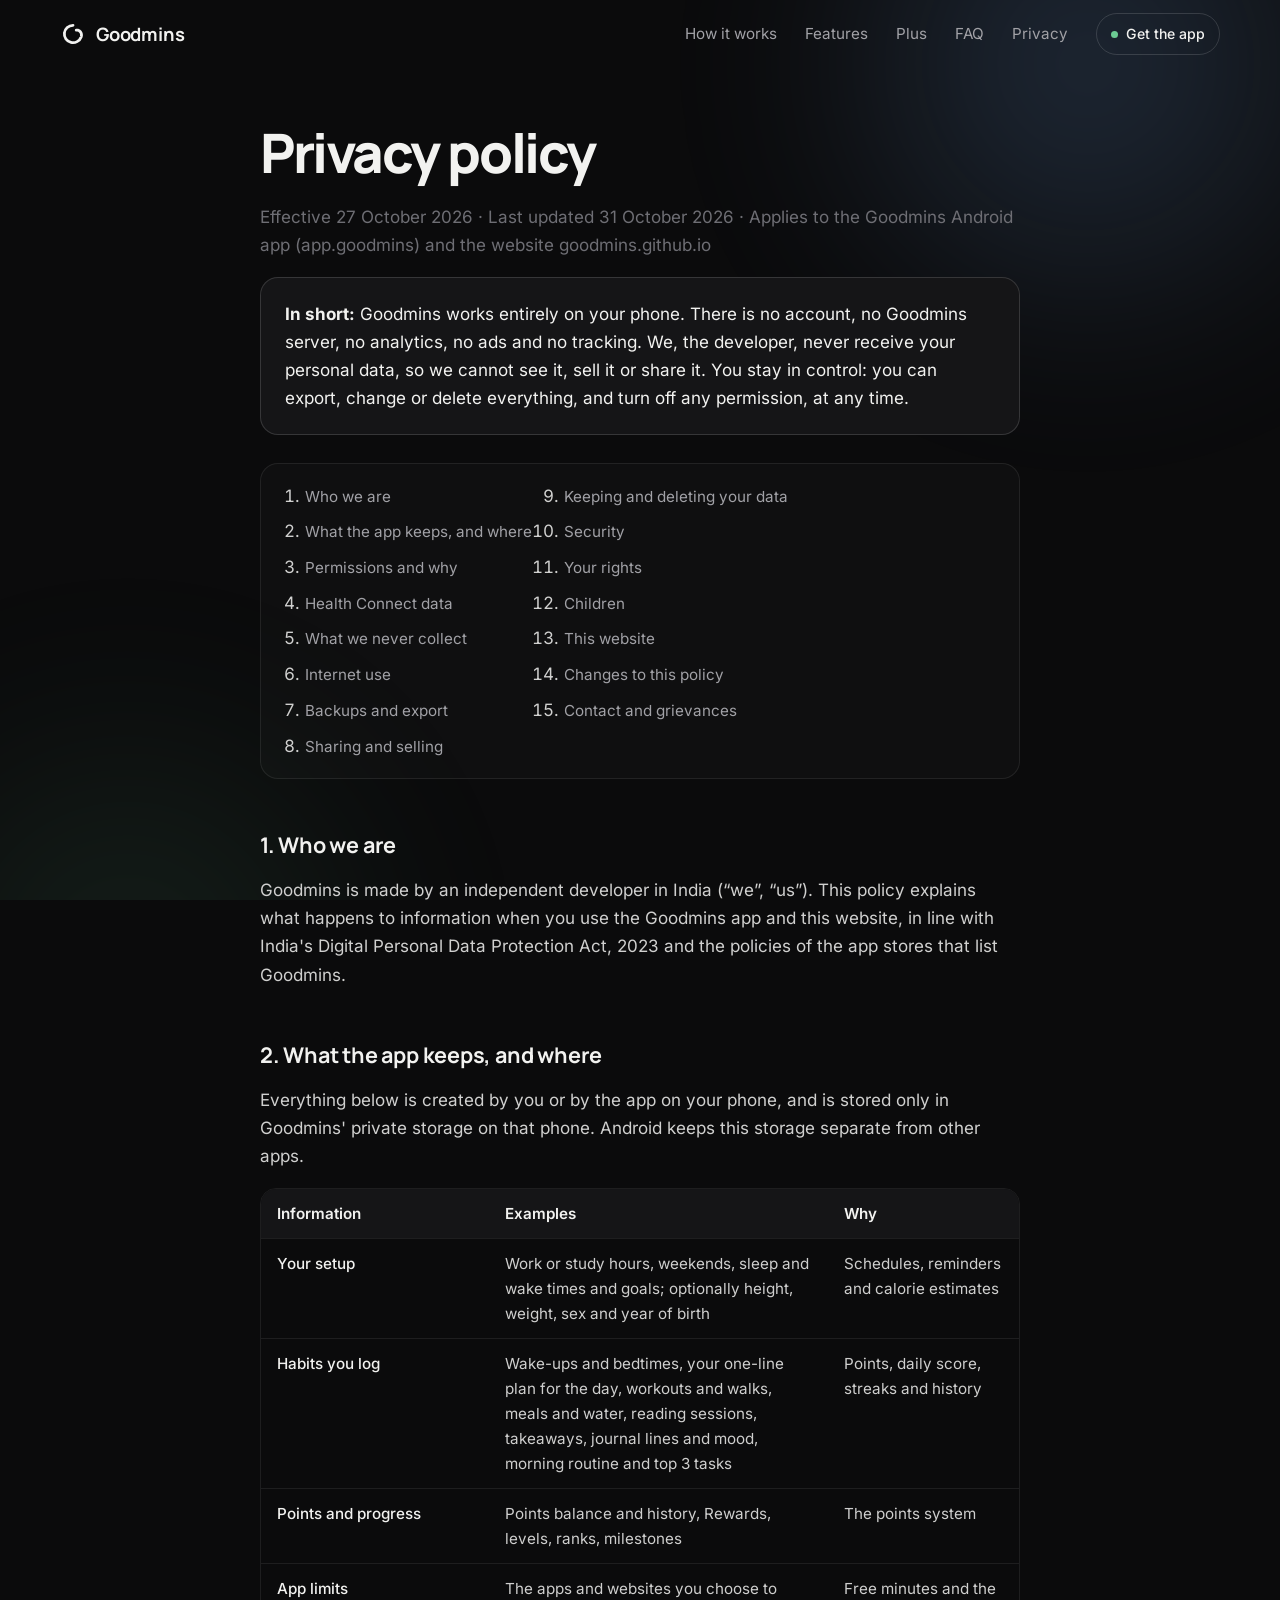
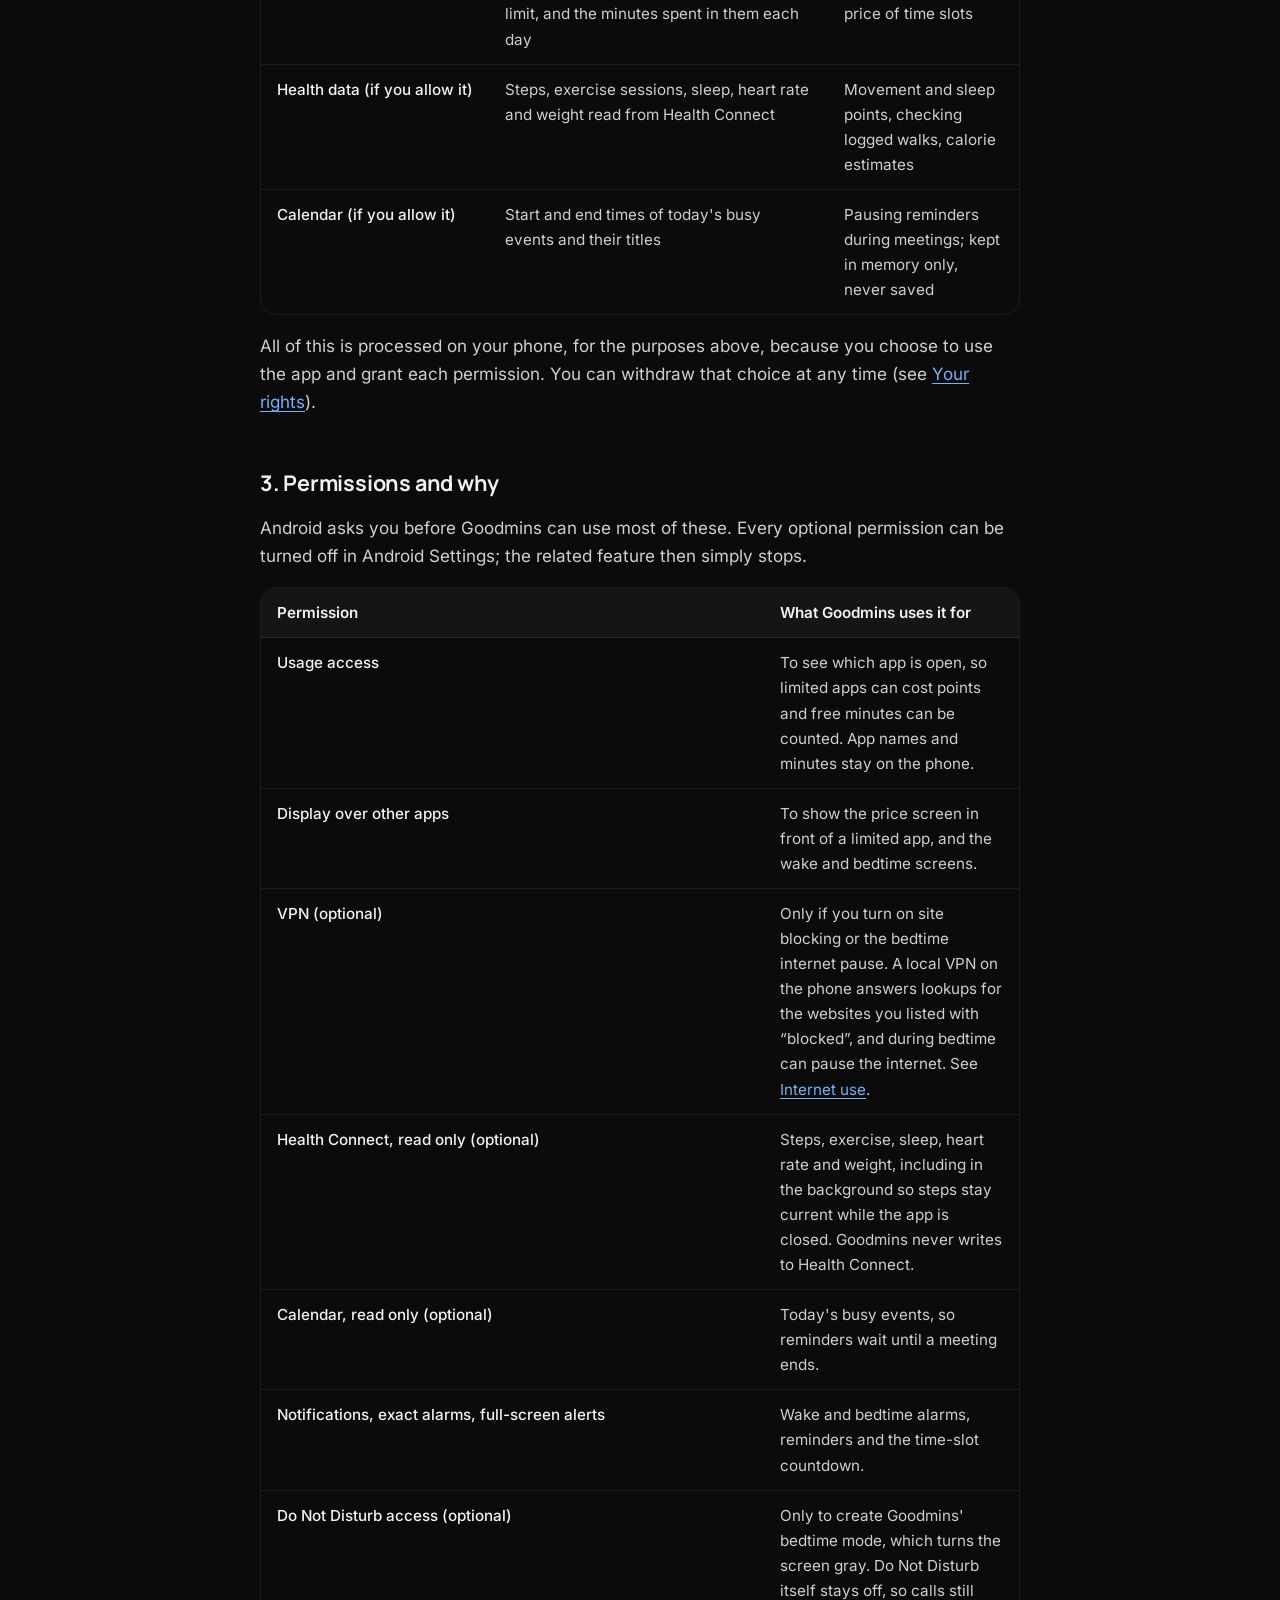
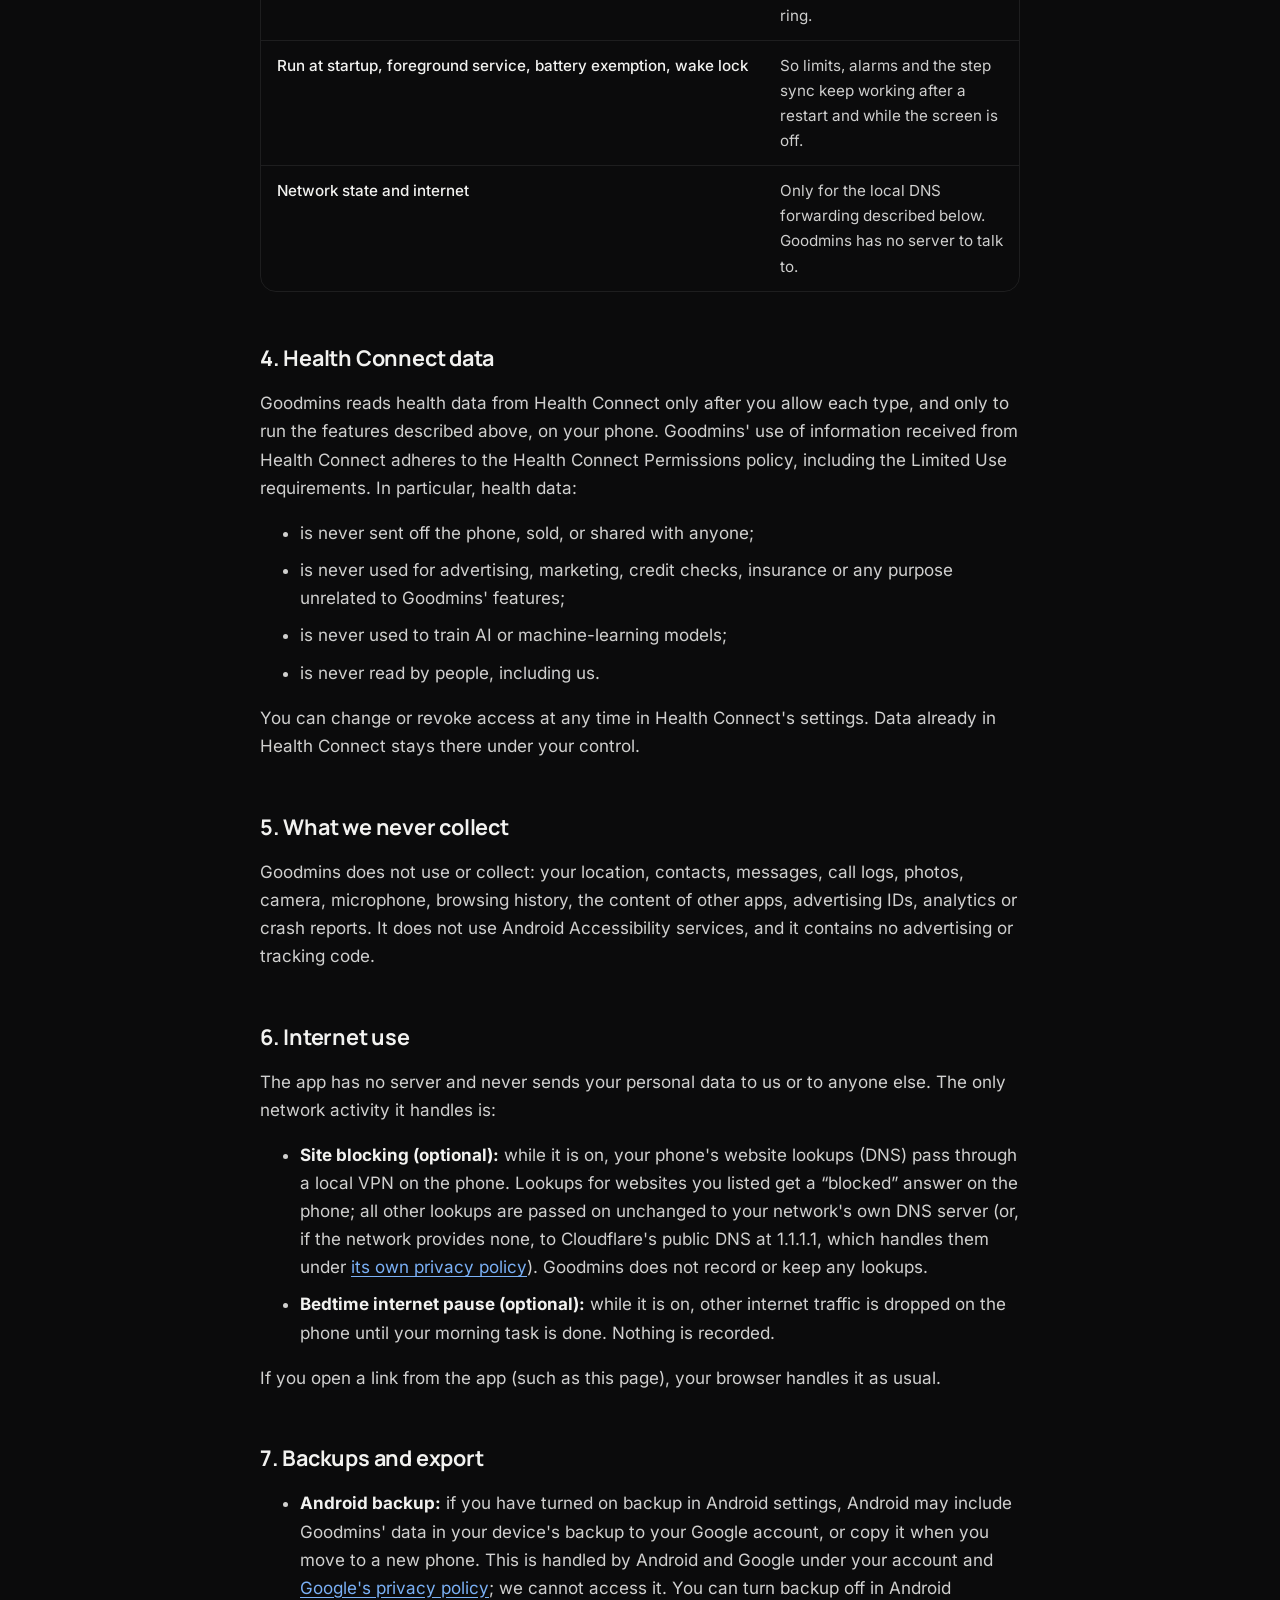
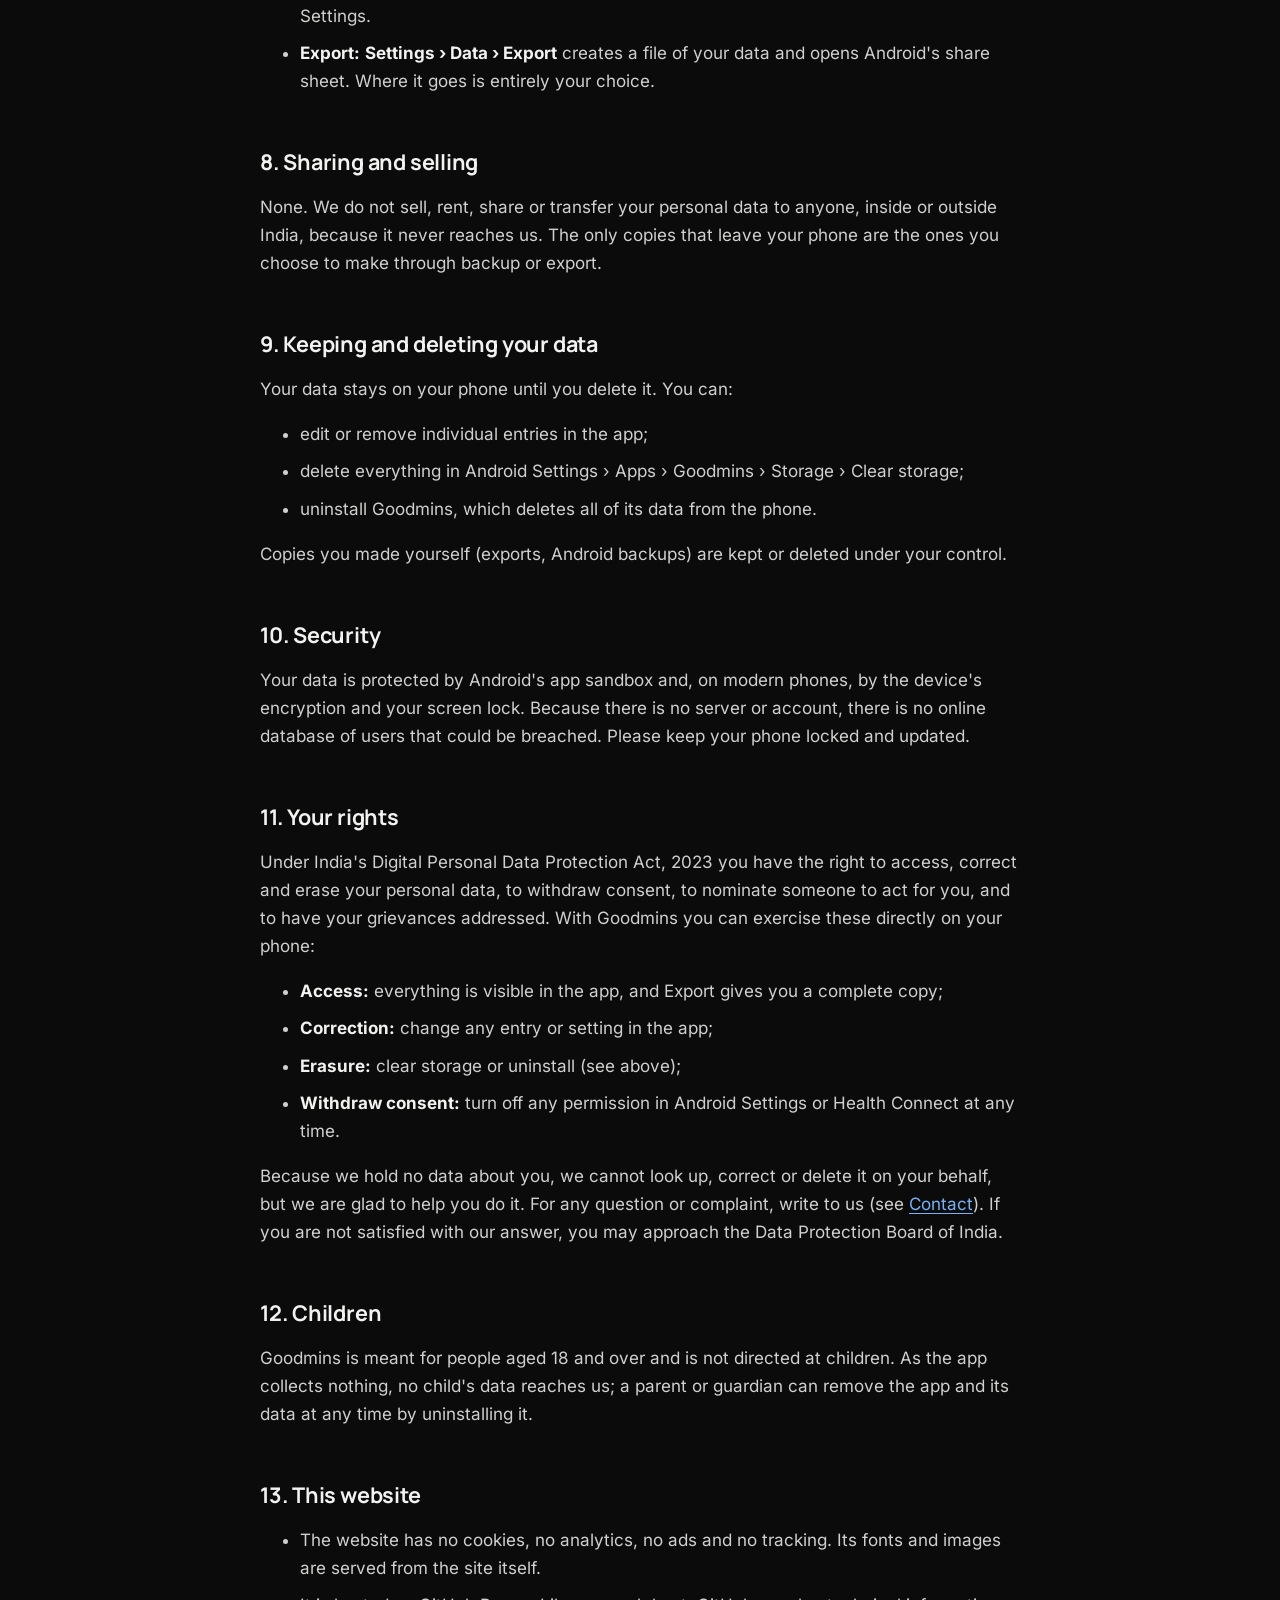
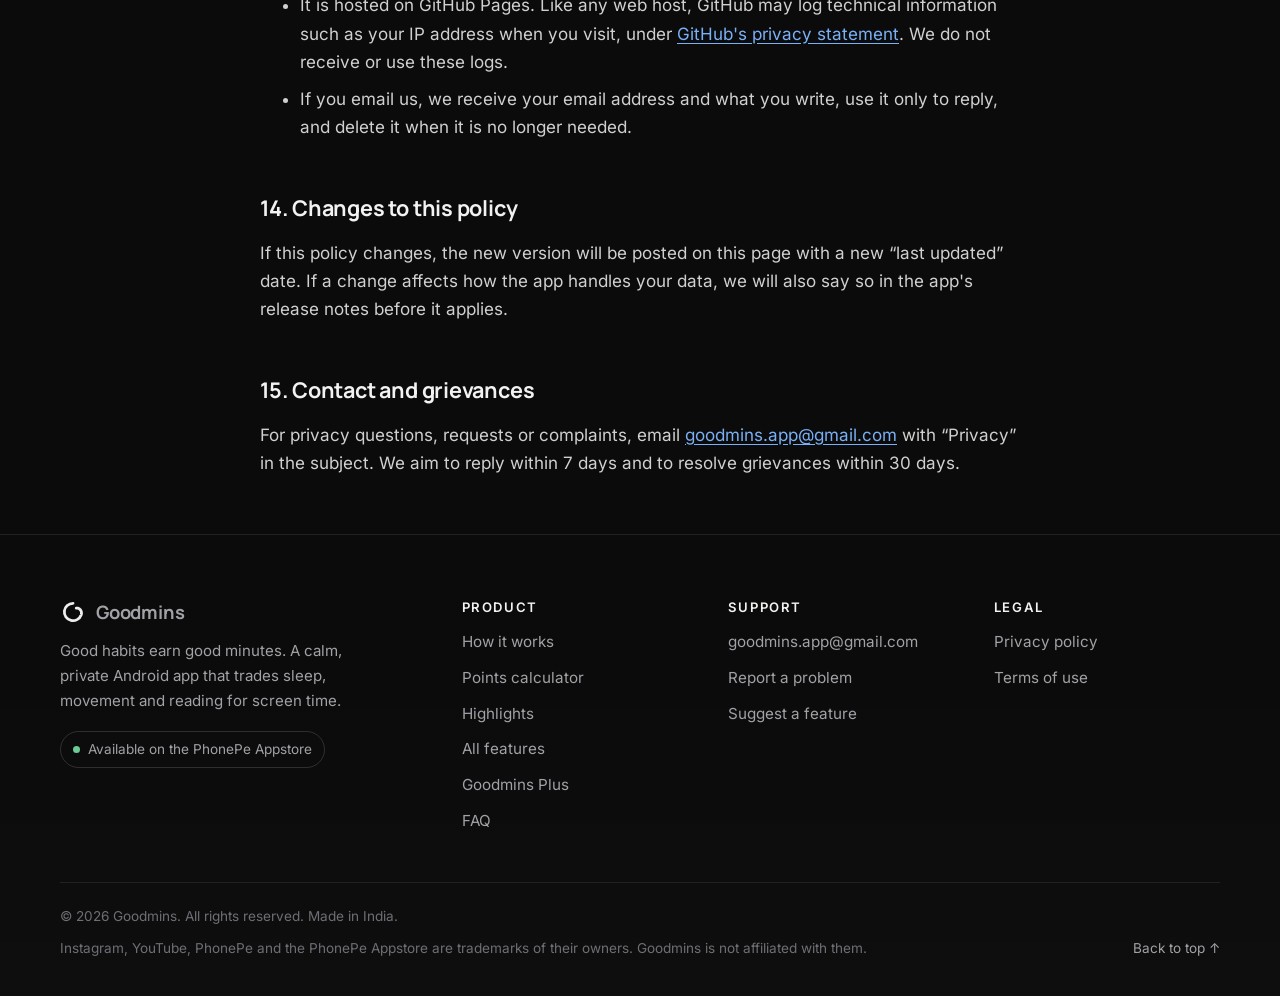
<file: privacy.html>
<!doctype html>
<html lang="en">
<head>
<meta charset="utf-8">
<meta name="viewport" content="width=device-width, initial-scale=1">
<title>Privacy policy · Goodmins</title>
<meta name="description" content="How Goodmins handles your data: everything stays on your phone. No account, no server, no ads, no tracking.">
<meta name="description" content="Sleep on time, move, read and eat well to earn points. One point is one minute on the apps you want to use less. Private, no ads, made in India.">
<meta name="theme-color" content="#0b0b0c">
<link rel="icon" href="favicon.svg" type="image/svg+xml">
<link rel="icon" href="icon.png" type="image/png">
<link rel="apple-touch-icon" href="icon.png">
<meta property="og:type" content="website">
<meta property="og:title" content="Goodmins: good habits earn screen time">
<meta property="og:description" content="Sleep, move, read: 1 point = 1 minute of the apps you want to use less. Private, no ads.">
<meta property="og:url" content="https://goodmins.github.io/">
<meta property="og:image" content="https://goodmins.github.io/img/og.png">
<meta name="twitter:card" content="summary_large_image">
<link rel="preload" href="fonts/inter-latin.woff2" as="font" type="font/woff2" crossorigin>
<link rel="stylesheet" href="fonts/fonts.css">
<link rel="stylesheet" href="style.css">
<script>document.documentElement.classList.add('js')</script>
</head>
<body>
<div class="aurora" aria-hidden="true"></div>

<header class="top" id="top">
  <div class="wrap">
    <a class="brand" href="./" aria-label="Goodmins home">
      <svg class="draw" width="26" height="26" viewBox="0 0 24 24" aria-hidden="true"><path d="M12,4A8,8 0 1,0 19.5175,14.7362L19.626,14.404L19.711,14.066L19.773,13.723L19.811,13.377L19.825,13.030L19.816,12.684L19.783,12.340L19.726,12.000L19.646,11.666L19.543,11.340L19.417,11.023L19.271,10.718L19.103,10.425L18.916,10.147L18.710,9.884L18.487,9.639L18.247,9.413L17.992,9.206L17.724,9.020L17.444,8.857L17.153,8.717L16.854,8.601L16.548,8.510L16.237,8.444L15.923,8.405L15.608,8.392L15.294,8.405L14.983,8.446" fill="none" stroke="currentColor" stroke-width="2.6" stroke-linecap="round" stroke-linejoin="round"/></svg>
      Goodmins
    </a>
    <nav aria-label="Sections">
      <a class="opt" href="./#how">How it works</a>
      <a class="opt" href="features.html">Features</a>
      <a class="opt" href="./#plus">Plus</a>
      <a class="opt" href="./#faq">FAQ</a>
      <a href="privacy.html">Privacy</a>
      <a class="pill" href="https://www.phonepeappstore.com/apps/productivity/goodmins/app.goodmins/?page=details&amp;id=app.goodmins" target="_blank" rel="noopener"><span class="dot"></span>Get the app</a>
      <button class="menu-btn" type="button" aria-expanded="false" aria-controls="menu" aria-label="Menu"><span></span><span></span><span></span></button>
    </nav>
  </div>
  <div class="menu" id="menu" hidden>
      <a href="./#how">How it works</a>
      <a href="features.html">All features</a>
      <a href="./#reports">Reports</a>
      <a href="./#plus">Goodmins Plus</a>
      <a href="./#faq">FAQ</a>
      <a href="privacy.html">Privacy</a>
      <a href="terms.html">Terms</a>
  </div>
</header>

<main class="doc"><div class="narrow">
<h1>Privacy policy</h1>
<p class="muted">Effective 27 October 2026 · Last updated 31 October 2026 · Applies to the Goodmins Android app (app.goodmins) and the website goodmins.github.io</p>

<div class="summary"><p><strong>In short:</strong> Goodmins works entirely on your phone. There is no account, no Goodmins server, no analytics, no ads and no tracking. We, the developer, never receive your personal data, so we cannot see it, sell it or share it. You stay in control: you can export, change or delete everything, and turn off any permission, at any time.</p></div>

<nav class="toc" aria-label="Contents">
  <ol>
    <li><a href="#who">Who we are</a></li>
    <li><a href="#data">What the app keeps, and where</a></li>
    <li><a href="#permissions">Permissions and why</a></li>
    <li><a href="#health">Health Connect data</a></li>
    <li><a href="#not">What we never collect</a></li>
    <li><a href="#network">Internet use</a></li>
    <li><a href="#backup">Backups and export</a></li>
    <li><a href="#sharing">Sharing and selling</a></li>
    <li><a href="#retention">Keeping and deleting your data</a></li>
    <li><a href="#security">Security</a></li>
    <li><a href="#rights">Your rights</a></li>
    <li><a href="#children">Children</a></li>
    <li><a href="#website">This website</a></li>
    <li><a href="#changes">Changes to this policy</a></li>
    <li><a href="#contact">Contact and grievances</a></li>
  </ol>
</nav>

<h2 id="who">1. Who we are</h2>
<p>Goodmins is made by an independent developer in India (“we”, “us”). This policy explains what happens to information when you use the Goodmins app and this website, in line with India's Digital Personal Data Protection Act, 2023 and the policies of the app stores that list Goodmins.</p>

<h2 id="data">2. What the app keeps, and where</h2>
<p>Everything below is created by you or by the app on your phone, and is stored only in Goodmins' private storage on that phone. Android keeps this storage separate from other apps.</p>
<div class="table"><table>
  <thead><tr><th>Information</th><th>Examples</th><th>Why</th></tr></thead>
  <tbody>
    <tr><td>Your setup</td><td>Work or study hours, weekends, sleep and wake times and goals; optionally height, weight, sex and year of birth</td><td>Schedules, reminders and calorie estimates</td></tr>
    <tr><td>Habits you log</td><td>Wake-ups and bedtimes, your one-line plan for the day, workouts and walks, meals and water, reading sessions, takeaways, journal lines and mood, morning routine and top 3 tasks</td><td>Points, daily score, streaks and history</td></tr>
    <tr><td>Points and progress</td><td>Points balance and history, Rewards, levels, ranks, milestones</td><td>The points system</td></tr>
    <tr><td>App limits</td><td>The apps and websites you choose to limit, and the minutes spent in them each day</td><td>Free minutes and the price of time slots</td></tr>
    <tr><td>Health data (if you allow it)</td><td>Steps, exercise sessions, sleep, heart rate and weight read from Health Connect</td><td>Movement and sleep points, checking logged walks, calorie estimates</td></tr>
    <tr><td>Calendar (if you allow it)</td><td>Start and end times of today's busy events and their titles</td><td>Pausing reminders during meetings; kept in memory only, never saved</td></tr>
  </tbody>
</table></div>
<p>All of this is processed on your phone, for the purposes above, because you choose to use the app and grant each permission. You can withdraw that choice at any time (see <a href="#rights">Your rights</a>).</p>

<h2 id="permissions">3. Permissions and why</h2>
<p>Android asks you before Goodmins can use most of these. Every optional permission can be turned off in Android Settings; the related feature then simply stops.</p>
<div class="table"><table>
  <thead><tr><th>Permission</th><th>What Goodmins uses it for</th></tr></thead>
  <tbody>
    <tr><td>Usage access</td><td>To see which app is open, so limited apps can cost points and free minutes can be counted. App names and minutes stay on the phone.</td></tr>
    <tr><td>Display over other apps</td><td>To show the price screen in front of a limited app, and the wake and bedtime screens.</td></tr>
    <tr><td>VPN (optional)</td><td>Only if you turn on site blocking or the bedtime internet pause. A local VPN on the phone answers lookups for the websites you listed with “blocked”, and during bedtime can pause the internet. See <a href="#network">Internet use</a>.</td></tr>
    <tr><td>Health Connect, read only (optional)</td><td>Steps, exercise, sleep, heart rate and weight, including in the background so steps stay current while the app is closed. Goodmins never writes to Health Connect.</td></tr>
    <tr><td>Calendar, read only (optional)</td><td>Today's busy events, so reminders wait until a meeting ends.</td></tr>
    <tr><td>Notifications, exact alarms, full-screen alerts</td><td>Wake and bedtime alarms, reminders and the time-slot countdown.</td></tr>
    <tr><td>Do Not Disturb access (optional)</td><td>Only to create Goodmins' bedtime mode, which turns the screen gray. Do Not Disturb itself stays off, so calls still ring.</td></tr>
    <tr><td>Run at startup, foreground service, battery exemption, wake lock</td><td>So limits, alarms and the step sync keep working after a restart and while the screen is off.</td></tr>
    <tr><td>Network state and internet</td><td>Only for the local DNS forwarding described below. Goodmins has no server to talk to.</td></tr>
  </tbody>
</table></div>

<h2 id="health">4. Health Connect data</h2>
<p>Goodmins reads health data from Health Connect only after you allow each type, and only to run the features described above, on your phone. Goodmins' use of information received from Health Connect adheres to the Health Connect Permissions policy, including the Limited Use requirements. In particular, health data:</p>
<ul>
  <li>is never sent off the phone, sold, or shared with anyone;</li>
  <li>is never used for advertising, marketing, credit checks, insurance or any purpose unrelated to Goodmins' features;</li>
  <li>is never used to train AI or machine-learning models;</li>
  <li>is never read by people, including us.</li>
</ul>
<p>You can change or revoke access at any time in Health Connect's settings. Data already in Health Connect stays there under your control.</p>

<h2 id="not">5. What we never collect</h2>
<p>Goodmins does not use or collect: your location, contacts, messages, call logs, photos, camera, microphone, browsing history, the content of other apps, advertising IDs, analytics or crash reports. It does not use Android Accessibility services, and it contains no advertising or tracking code.</p>

<h2 id="network">6. Internet use</h2>
<p>The app has no server and never sends your personal data to us or to anyone else. The only network activity it handles is:</p>
<ul>
  <li><strong>Site blocking (optional):</strong> while it is on, your phone's website lookups (DNS) pass through a local VPN on the phone. Lookups for websites you listed get a “blocked” answer on the phone; all other lookups are passed on unchanged to your network's own DNS server (or, if the network provides none, to Cloudflare's public DNS at 1.1.1.1, which handles them under <a href="https://www.cloudflare.com/privacypolicy/" rel="noopener">its own privacy policy</a>). Goodmins does not record or keep any lookups.</li>
  <li><strong>Bedtime internet pause (optional):</strong> while it is on, other internet traffic is dropped on the phone until your morning task is done. Nothing is recorded.</li>
</ul>
<p>If you open a link from the app (such as this page), your browser handles it as usual.</p>

<h2 id="backup">7. Backups and export</h2>
<ul>
  <li><strong>Android backup:</strong> if you have turned on backup in Android settings, Android may include Goodmins' data in your device's backup to your Google account, or copy it when you move to a new phone. This is handled by Android and Google under your account and <a href="https://policies.google.com/privacy" rel="noopener">Google's privacy policy</a>; we cannot access it. You can turn backup off in Android Settings.</li>
  <li><strong>Export:</strong> <strong>Settings › Data › Export</strong> creates a file of your data and opens Android's share sheet. Where it goes is entirely your choice.</li>
</ul>

<h2 id="sharing">8. Sharing and selling</h2>
<p>None. We do not sell, rent, share or transfer your personal data to anyone, inside or outside India, because it never reaches us. The only copies that leave your phone are the ones you choose to make through backup or export.</p>

<h2 id="retention">9. Keeping and deleting your data</h2>
<p>Your data stays on your phone until you delete it. You can:</p>
<ul>
  <li>edit or remove individual entries in the app;</li>
  <li>delete everything in Android Settings › Apps › Goodmins › Storage › Clear storage;</li>
  <li>uninstall Goodmins, which deletes all of its data from the phone.</li>
</ul>
<p>Copies you made yourself (exports, Android backups) are kept or deleted under your control.</p>

<h2 id="security">10. Security</h2>
<p>Your data is protected by Android's app sandbox and, on modern phones, by the device's encryption and your screen lock. Because there is no server or account, there is no online database of users that could be breached. Please keep your phone locked and updated.</p>

<h2 id="rights">11. Your rights</h2>
<p>Under India's Digital Personal Data Protection Act, 2023 you have the right to access, correct and erase your personal data, to withdraw consent, to nominate someone to act for you, and to have your grievances addressed. With Goodmins you can exercise these directly on your phone:</p>
<ul>
  <li><strong>Access:</strong> everything is visible in the app, and Export gives you a complete copy;</li>
  <li><strong>Correction:</strong> change any entry or setting in the app;</li>
  <li><strong>Erasure:</strong> clear storage or uninstall (see above);</li>
  <li><strong>Withdraw consent:</strong> turn off any permission in Android Settings or Health Connect at any time.</li>
</ul>
<p>Because we hold no data about you, we cannot look up, correct or delete it on your behalf, but we are glad to help you do it. For any question or complaint, write to us (see <a href="#contact">Contact</a>). If you are not satisfied with our answer, you may approach the Data Protection Board of India.</p>

<h2 id="children">12. Children</h2>
<p>Goodmins is meant for people aged 18 and over and is not directed at children. As the app collects nothing, no child's data reaches us; a parent or guardian can remove the app and its data at any time by uninstalling it.</p>

<h2 id="website">13. This website</h2>
<ul>
  <li>The website has no cookies, no analytics, no ads and no tracking. Its fonts and images are served from the site itself.</li>
  <li>It is hosted on GitHub Pages. Like any web host, GitHub may log technical information such as your IP address when you visit, under <a href="https://docs.github.com/site-policy/privacy-policies/github-general-privacy-statement" rel="noopener">GitHub's privacy statement</a>. We do not receive or use these logs.</li>
  <li>If you email us, we receive your email address and what you write, use it only to reply, and delete it when it is no longer needed.</li>
</ul>

<h2 id="changes">14. Changes to this policy</h2>
<p>If this policy changes, the new version will be posted on this page with a new “last updated” date. If a change affects how the app handles your data, we will also say so in the app's release notes before it applies.</p>

<h2 id="contact">15. Contact and grievances</h2>
<p>For privacy questions, requests or complaints, email <a href="mailto:goodmins.app@gmail.com?subject=Privacy">goodmins.app@gmail.com</a> with “Privacy” in the subject. We aim to reply within 7 days and to resolve grievances within 30 days.</p>
</div></main>
<footer>
  <div class="wrap">
    <div class="foot">
      <div>
        <a class="brand" href="./" aria-label="Goodmins home"><img src="img/mark.svg" width="26" height="26" alt="">Goodmins</a>
        <p>Good habits earn good minutes. A calm, private Android app that trades sleep, movement and reading for screen time.</p>
        <a class="status" href="https://www.phonepeappstore.com/apps/productivity/goodmins/app.goodmins/?page=details&amp;id=app.goodmins" target="_blank" rel="noopener"><span class="dot"></span>Available on the PhonePe Appstore</a>
      </div>
      <nav aria-label="Product">
        <h4>Product</h4>
        <ul>
          <li><a href="./#how">How it works</a></li>
          <li><a href="./#calc">Points calculator</a></li>
          <li><a href="./#features">Highlights</a></li>
          <li><a href="features.html">All features</a></li>
          <li><a href="./#plus">Goodmins Plus</a></li>
          <li><a href="./#faq">FAQ</a></li>
        </ul>
      </nav>
      <nav aria-label="Support">
        <h4>Support</h4>
        <ul>
          <li><a href="mailto:goodmins.app@gmail.com">goodmins.app@gmail.com</a></li>
          <li><a href="mailto:goodmins.app@gmail.com?subject=Goodmins%20problem">Report a problem</a></li>
          <li><a href="mailto:goodmins.app@gmail.com?subject=Goodmins%20idea">Suggest a feature</a></li>
        </ul>
      </nav>
      <nav aria-label="Legal">
        <h4>Legal</h4>
        <ul>
          <li><a href="privacy.html">Privacy policy</a></li>
          <li><a href="terms.html">Terms of use</a></li>
        </ul>
      </nav>
    </div>
    <div class="legal">
      <p>© 2026 Goodmins. All rights reserved. Made in India.</p>
      <p>Instagram, YouTube, PhonePe and the PhonePe Appstore are trademarks of their owners. Goodmins is not affiliated with them.</p>
      <p><a href="#">Back to top ↑</a></p>
    </div>
  </div>
</footer>

<script src="site.js" defer></script>
</body>
</html>
</file>
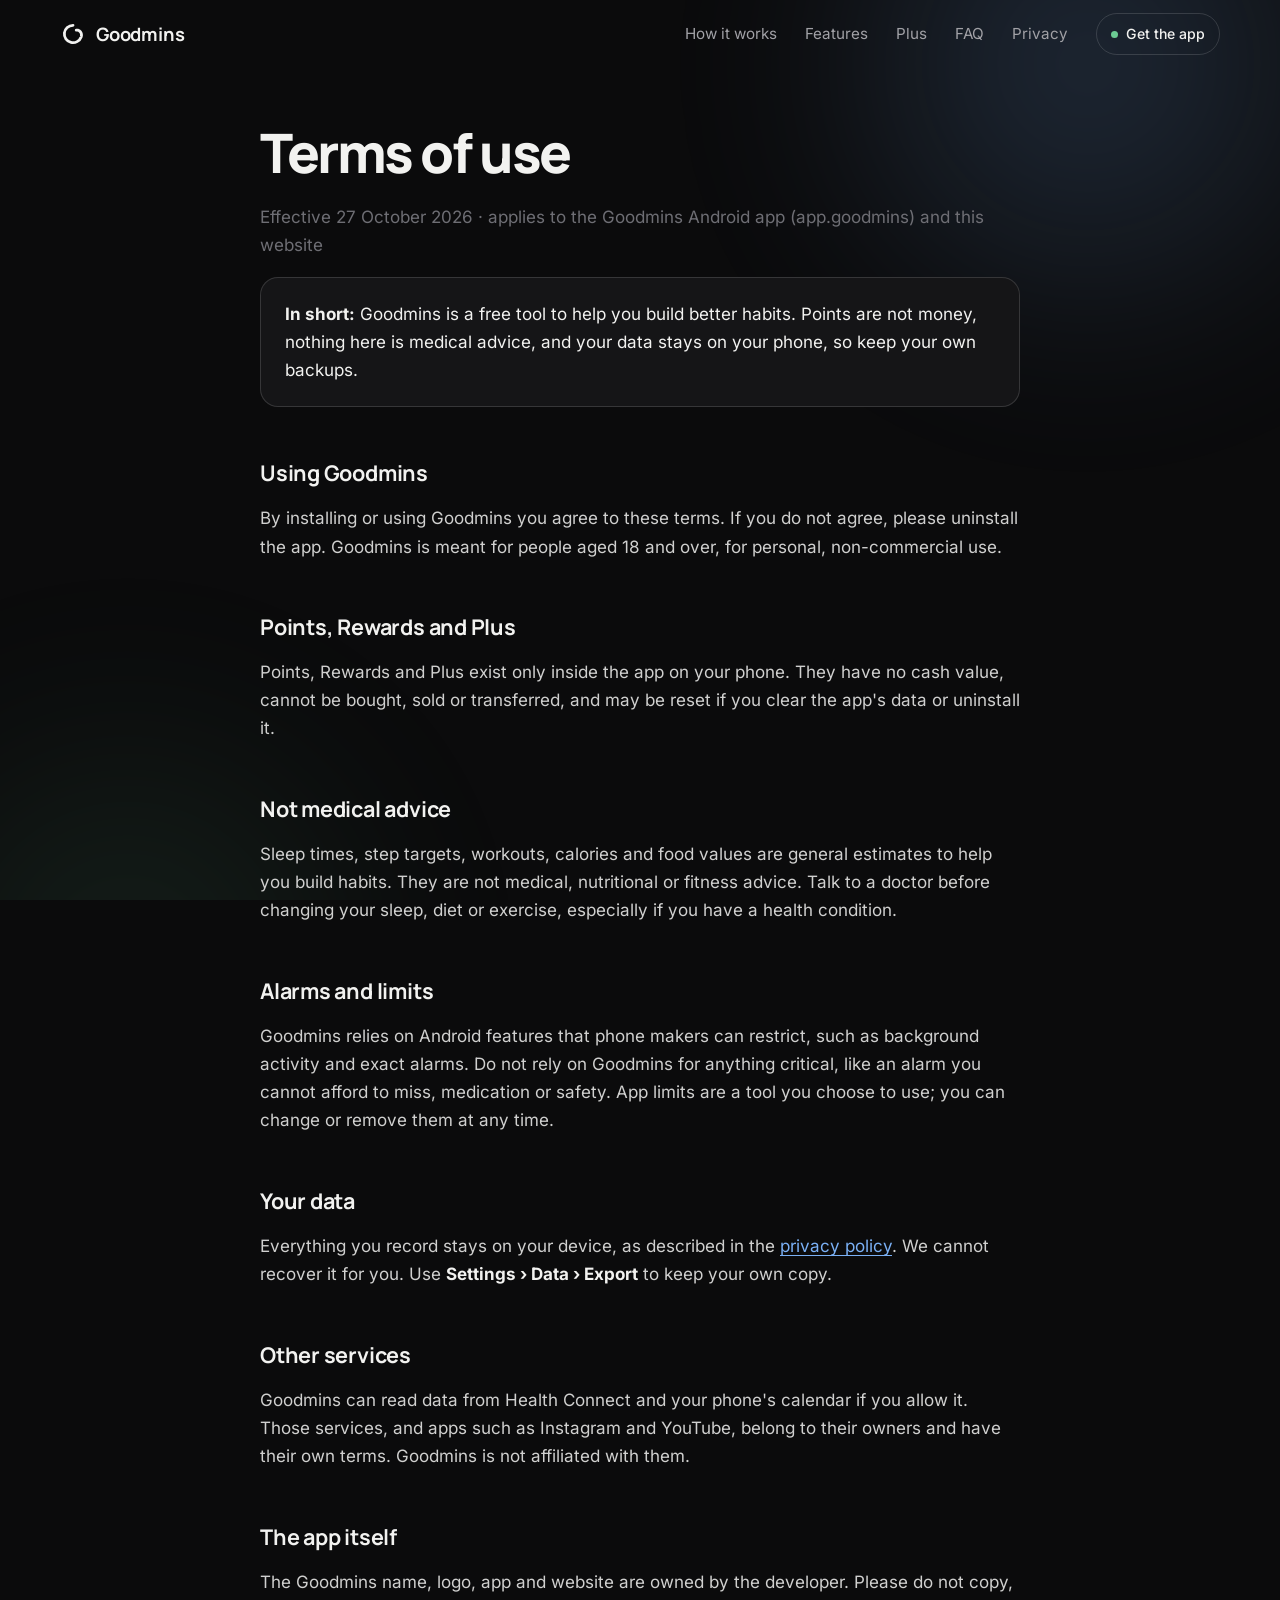
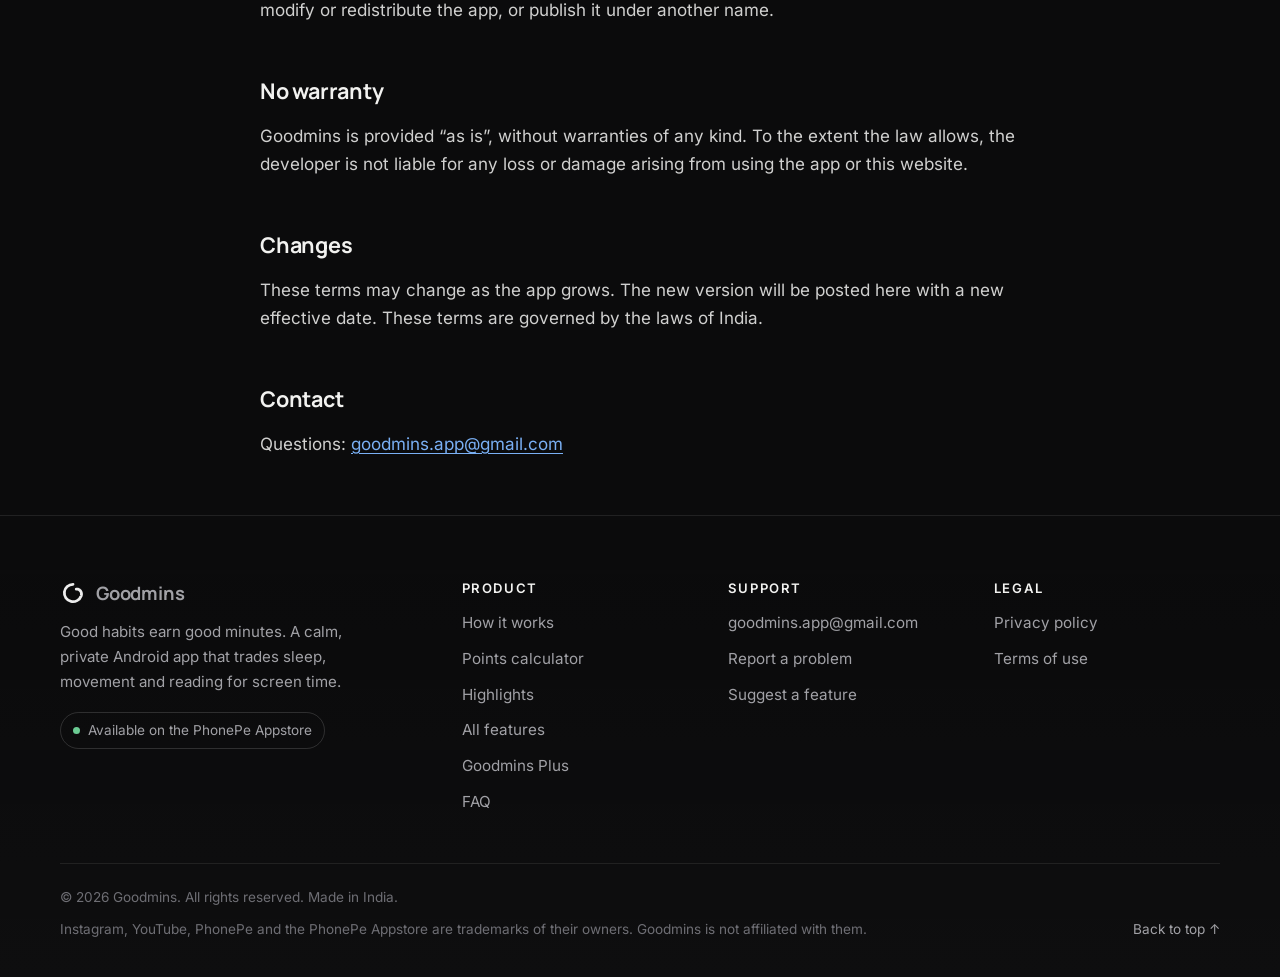
<file: terms.html>
<!doctype html>
<html lang="en">
<head>
<meta charset="utf-8">
<meta name="viewport" content="width=device-width, initial-scale=1">
<title>Terms of use · Goodmins</title>
<meta name="description" content="Sleep on time, move, read and eat well to earn points. One point is one minute on the apps you want to use less. Private, no ads, made in India.">
<meta name="theme-color" content="#0b0b0c">
<link rel="icon" href="favicon.svg" type="image/svg+xml">
<link rel="icon" href="icon.png" type="image/png">
<link rel="apple-touch-icon" href="icon.png">
<meta property="og:type" content="website">
<meta property="og:title" content="Goodmins: good habits earn screen time">
<meta property="og:description" content="Sleep, move, read: 1 point = 1 minute of the apps you want to use less. Private, no ads.">
<meta property="og:url" content="https://goodmins.github.io/">
<meta property="og:image" content="https://goodmins.github.io/img/og.png">
<meta name="twitter:card" content="summary_large_image">
<link rel="preload" href="fonts/inter-latin.woff2" as="font" type="font/woff2" crossorigin>
<link rel="stylesheet" href="fonts/fonts.css">
<link rel="stylesheet" href="style.css">
<script>document.documentElement.classList.add('js')</script>
</head>
<body>
<div class="aurora" aria-hidden="true"></div>

<header class="top" id="top">
  <div class="wrap">
    <a class="brand" href="./" aria-label="Goodmins home">
      <svg class="draw" width="26" height="26" viewBox="0 0 24 24" aria-hidden="true"><path d="M12,4A8,8 0 1,0 19.5175,14.7362L19.626,14.404L19.711,14.066L19.773,13.723L19.811,13.377L19.825,13.030L19.816,12.684L19.783,12.340L19.726,12.000L19.646,11.666L19.543,11.340L19.417,11.023L19.271,10.718L19.103,10.425L18.916,10.147L18.710,9.884L18.487,9.639L18.247,9.413L17.992,9.206L17.724,9.020L17.444,8.857L17.153,8.717L16.854,8.601L16.548,8.510L16.237,8.444L15.923,8.405L15.608,8.392L15.294,8.405L14.983,8.446" fill="none" stroke="currentColor" stroke-width="2.6" stroke-linecap="round" stroke-linejoin="round"/></svg>
      Goodmins
    </a>
    <nav aria-label="Sections">
      <a class="opt" href="./#how">How it works</a>
      <a class="opt" href="features.html">Features</a>
      <a class="opt" href="./#plus">Plus</a>
      <a class="opt" href="./#faq">FAQ</a>
      <a href="privacy.html">Privacy</a>
      <a class="pill" href="https://www.phonepeappstore.com/apps/productivity/goodmins/app.goodmins/?page=details&amp;id=app.goodmins" target="_blank" rel="noopener"><span class="dot"></span>Get the app</a>
      <button class="menu-btn" type="button" aria-expanded="false" aria-controls="menu" aria-label="Menu"><span></span><span></span><span></span></button>
    </nav>
  </div>
  <div class="menu" id="menu" hidden>
      <a href="./#how">How it works</a>
      <a href="features.html">All features</a>
      <a href="./#reports">Reports</a>
      <a href="./#plus">Goodmins Plus</a>
      <a href="./#faq">FAQ</a>
      <a href="privacy.html">Privacy</a>
      <a href="terms.html">Terms</a>
  </div>
</header>

<main class="doc"><div class="narrow">
<h1>Terms of use</h1>
<p class="muted">Effective 27 October 2026 · applies to the Goodmins Android app (app.goodmins) and this website</p>

<div class="summary"><p><strong>In short:</strong> Goodmins is a free tool to help you build better habits. Points are not money, nothing here is medical advice, and your data stays on your phone, so keep your own backups.</p></div>

<h2>Using Goodmins</h2>
<p>By installing or using Goodmins you agree to these terms. If you do not agree, please uninstall the app. Goodmins is meant for people aged 18 and over, for personal, non-commercial use.</p>

<h2>Points, Rewards and Plus</h2>
<p>Points, Rewards and Plus exist only inside the app on your phone. They have no cash value, cannot be bought, sold or transferred, and may be reset if you clear the app's data or uninstall it.</p>

<h2>Not medical advice</h2>
<p>Sleep times, step targets, workouts, calories and food values are general estimates to help you build habits. They are not medical, nutritional or fitness advice. Talk to a doctor before changing your sleep, diet or exercise, especially if you have a health condition.</p>

<h2>Alarms and limits</h2>
<p>Goodmins relies on Android features that phone makers can restrict, such as background activity and exact alarms. Do not rely on Goodmins for anything critical, like an alarm you cannot afford to miss, medication or safety. App limits are a tool you choose to use; you can change or remove them at any time.</p>

<h2>Your data</h2>
<p>Everything you record stays on your device, as described in the <a href="privacy.html">privacy policy</a>. We cannot recover it for you. Use <strong>Settings › Data › Export</strong> to keep your own copy.</p>

<h2>Other services</h2>
<p>Goodmins can read data from Health Connect and your phone's calendar if you allow it. Those services, and apps such as Instagram and YouTube, belong to their owners and have their own terms. Goodmins is not affiliated with them.</p>

<h2>The app itself</h2>
<p>The Goodmins name, logo, app and website are owned by the developer. Please do not copy, modify or redistribute the app, or publish it under another name.</p>

<h2>No warranty</h2>
<p>Goodmins is provided “as is”, without warranties of any kind. To the extent the law allows, the developer is not liable for any loss or damage arising from using the app or this website.</p>

<h2>Changes</h2>
<p>These terms may change as the app grows. The new version will be posted here with a new effective date. These terms are governed by the laws of India.</p>

<h2>Contact</h2>
<p>Questions: <a href="mailto:goodmins.app@gmail.com">goodmins.app@gmail.com</a></p>
</div></main>
<footer>
  <div class="wrap">
    <div class="foot">
      <div>
        <a class="brand" href="./" aria-label="Goodmins home"><img src="img/mark.svg" width="26" height="26" alt="">Goodmins</a>
        <p>Good habits earn good minutes. A calm, private Android app that trades sleep, movement and reading for screen time.</p>
        <a class="status" href="https://www.phonepeappstore.com/apps/productivity/goodmins/app.goodmins/?page=details&amp;id=app.goodmins" target="_blank" rel="noopener"><span class="dot"></span>Available on the PhonePe Appstore</a>
      </div>
      <nav aria-label="Product">
        <h4>Product</h4>
        <ul>
          <li><a href="./#how">How it works</a></li>
          <li><a href="./#calc">Points calculator</a></li>
          <li><a href="./#features">Highlights</a></li>
          <li><a href="features.html">All features</a></li>
          <li><a href="./#plus">Goodmins Plus</a></li>
          <li><a href="./#faq">FAQ</a></li>
        </ul>
      </nav>
      <nav aria-label="Support">
        <h4>Support</h4>
        <ul>
          <li><a href="mailto:goodmins.app@gmail.com">goodmins.app@gmail.com</a></li>
          <li><a href="mailto:goodmins.app@gmail.com?subject=Goodmins%20problem">Report a problem</a></li>
          <li><a href="mailto:goodmins.app@gmail.com?subject=Goodmins%20idea">Suggest a feature</a></li>
        </ul>
      </nav>
      <nav aria-label="Legal">
        <h4>Legal</h4>
        <ul>
          <li><a href="privacy.html">Privacy policy</a></li>
          <li><a href="terms.html">Terms of use</a></li>
        </ul>
      </nav>
    </div>
    <div class="legal">
      <p>© 2026 Goodmins. All rights reserved. Made in India.</p>
      <p>Instagram, YouTube, PhonePe and the PhonePe Appstore are trademarks of their owners. Goodmins is not affiliated with them.</p>
      <p><a href="#">Back to top ↑</a></p>
    </div>
  </div>
</footer>

<script src="site.js" defer></script>
</body>
</html>
</file>
<file: fonts/fonts.css>
/* Inter and Manrope (SIL Open Font License 1.1), self-hosted so no visitor data goes to Google. */
@font-face {
  font-family: 'Inter';
  font-style: normal;
  font-weight: 400 700;
  font-display: swap;
  src: url(inter-latin.woff2) format('woff2');
  unicode-range: U+0000-00FF, U+0131, U+0152-0153, U+02BB-02BC, U+02C6, U+02DA, U+02DC, U+0304, U+0308, U+0329, U+2000-206F, U+20AC, U+2122, U+2191, U+2193, U+2212, U+2215, U+FEFF, U+FFFD;
}
@font-face {
  font-family: 'Manrope';
  font-style: normal;
  font-weight: 600 800;
  font-display: swap;
  src: url(manrope-latin.woff2) format('woff2');
  unicode-range: U+0000-00FF, U+0131, U+0152-0153, U+02BB-02BC, U+02C6, U+02DA, U+02DC, U+0304, U+0308, U+0329, U+2000-206F, U+20AC, U+2122, U+2191, U+2193, U+2212, U+2215, U+FEFF, U+FFFD;
}
</file>
<file: style.css>
/* Goodmins site. Dark, calm, the app's palette: greys, one blue, green for earned. */
:root {
  --bg: #0b0b0c; --bg-2: #111113; --card: #151517; --card-2: #1c1c1f; --line: rgba(255,255,255,.08); --line-2: rgba(255,255,255,.14);
  --text: #f2f2f0; --dim: #a1a1a6; --faint: #6e6e74;
  --blue: #7ab0f5; --green: #6bcb93; --red: #f08a82;
  --radius: 22px; --ease: cubic-bezier(.2,.7,.2,1);
  --display: "Manrope", "Inter", system-ui, sans-serif;
  --body: "Inter", system-ui, -apple-system, "Segoe UI", Roboto, sans-serif;
  color-scheme: dark;
}
* { box-sizing: border-box; }
html { scroll-behavior: smooth; -webkit-text-size-adjust: 100%; }
body { margin: 0; background: var(--bg); color: var(--text); font: 400 17px/1.65 var(--body); -webkit-font-smoothing: antialiased; overflow-x: hidden; }
img { max-width: 100%; display: block; }
a { color: var(--blue); text-underline-offset: 3px; }
:focus-visible { outline: 2px solid var(--blue); outline-offset: 3px; border-radius: 8px; }
::selection { background: rgba(122,176,245,.35); }
.wrap { width: min(1160px, 100% - 40px); margin-inline: auto; }
.narrow { width: min(760px, 100% - 40px); margin-inline: auto; }

/* Background: soft aurora + grain-free grid */
.aurora { position: fixed; inset: 0; z-index: -1; pointer-events: none; overflow: hidden; }
.aurora::before, .aurora::after { content: ""; position: absolute; width: 60vmax; height: 60vmax; border-radius: 50%; filter: blur(90px); opacity: .22; }
.aurora::before { background: radial-gradient(circle, var(--blue), transparent 60%); top: -25vmax; right: -15vmax; animation: drift 22s var(--ease) infinite alternate; }
.aurora::after { background: radial-gradient(circle, var(--green), transparent 60%); bottom: -35vmax; left: -20vmax; opacity: .12; animation: drift 28s var(--ease) infinite alternate-reverse; }
@keyframes drift { to { transform: translate(-8vmax, 6vmax) scale(1.1); } }

/* Nav */
.top { position: sticky; top: 0; z-index: 20; transition: background .3s, border-color .3s; border-bottom: 1px solid transparent; }
.top.scrolled { background: rgba(11,11,12,.72); backdrop-filter: saturate(1.5) blur(14px); border-color: var(--line); }
.top .wrap { display: flex; align-items: center; justify-content: space-between; height: 68px; }
.brand { display: flex; align-items: center; gap: 10px; color: var(--text); text-decoration: none; font: 700 1.15rem var(--display); letter-spacing: -.01em; }
.brand img { width: 26px; height: 26px; }
nav { display: flex; align-items: center; gap: 28px; }
nav a { color: var(--dim); text-decoration: none; font-size: .95rem; transition: color .2s; }
nav a:hover { color: var(--text); }
.pill { display: inline-flex; align-items: center; gap: 8px; padding: 8px 14px; border-radius: 99px; border: 1px solid var(--line-2); color: var(--text) !important; font-size: .88rem; font-weight: 500; }
.dot { width: 7px; height: 7px; border-radius: 50%; background: var(--green); box-shadow: 0 0 0 0 rgba(107,203,147,.6); animation: ping 2s infinite; }
@keyframes ping { 70% { box-shadow: 0 0 0 7px rgba(107,203,147,0); } 100% { box-shadow: 0 0 0 0 rgba(107,203,147,0); } }

/* Hero */
.hero { padding: 64px 0 40px; }
.hero .wrap { display: grid; grid-template-columns: 1.1fr .9fr; gap: 48px; align-items: center; }
.badge { display: inline-flex; align-items: center; gap: 10px; padding: 7px 14px 7px 8px; border-radius: 99px; background: var(--card); border: 1px solid var(--line); color: var(--dim); font-size: .9rem; margin-bottom: 26px; }
a.badge { text-decoration: none; transition: border-color .25s, color .25s; }
a.badge:hover { border-color: var(--line-2); color: var(--text); }
.badge b { background: rgba(107,203,147,.16); color: var(--green); font-weight: 600; padding: 3px 10px; border-radius: 99px; font-size: .8rem; }
h1 { font: 800 clamp(2.8rem, 6.6vw, 5.2rem)/1 var(--display); letter-spacing: -.045em; margin: 0 0 24px; }
.grad { background: linear-gradient(100deg, var(--blue) 0%, #a8d4ff 35%, var(--green) 100%); -webkit-background-clip: text; background-clip: text; color: transparent;
  background-size: 200% 100%; animation: sheen 8s ease-in-out infinite alternate; }
@keyframes sheen { to { background-position: 100% 0; } }
.lead { font-size: clamp(1.1rem, 1.6vw, 1.3rem); color: var(--dim); max-width: 36ch; margin: 0 0 34px; }
.lead strong { color: var(--text); font-weight: 600; }
.cta { display: flex; flex-wrap: wrap; gap: 12px; }
.btn { display: inline-flex; align-items: center; justify-content: center; gap: 10px; height: 52px; padding: 0 24px; border-radius: 16px; font-weight: 600; text-decoration: none; color: var(--text);
  border: 1px solid var(--line-2); background: rgba(255,255,255,.03); transition: transform .25s var(--ease), background .25s, border-color .25s; }
.btn:hover { transform: translateY(-2px); background: rgba(255,255,255,.07); }
.btn.primary { background: var(--text); color: #0b0b0c; border-color: var(--text); }
.btn.primary:hover { background: #fff; box-shadow: 0 10px 30px -10px rgba(255,255,255,.35); }
.btn small { font-size: .74rem; font-weight: 600; padding: 3px 9px; border-radius: 99px; background: #0b0b0c; color: var(--text); }
.trust { display: flex; flex-wrap: wrap; gap: 10px 22px; margin: 30px 0 0; padding: 0; list-style: none; color: var(--dim); font-size: .92rem; }
.trust li { display: flex; align-items: center; gap: 8px; }
.trust svg { width: 16px; height: 16px; color: var(--green); }

/* Phone + floating cards */
.stage { position: relative; display: grid; place-items: center; perspective: 1200px; padding: 20px 0; }
.stage::before { content: ""; position: absolute; width: 78%; aspect-ratio: 1; border-radius: 50%; background: radial-gradient(circle, rgba(122,176,245,.35), transparent 62%); filter: blur(30px); animation: breathe 6s ease-in-out infinite; }
@keyframes breathe { 50% { transform: scale(1.08); opacity: .8; } }
.phone { position: relative; width: min(310px, 78vw); padding: 9px; border-radius: 44px; background: linear-gradient(160deg, #3a3a3e, #1a1a1d 40%, #2a2a2e);
  box-shadow: 0 50px 100px -30px rgba(0,0,0,.9), inset 0 0 0 1px rgba(255,255,255,.08); transition: transform .6s var(--ease); transform-style: preserve-3d; }
.phone img { border-radius: 36px; width: 100%; height: auto; background: #121212; border-top: 30px solid #121212; }
.phone::after { content: ""; position: absolute; top: 18px; left: 50%; translate: -50%; width: 24%; height: 18px; border-radius: 99px; background: #000; }
.float { position: absolute; display: flex; align-items: center; gap: 10px; padding: 11px 15px; border-radius: 16px; font-size: .9rem; font-weight: 500; white-space: nowrap;
  background: rgba(28,28,31,.82); backdrop-filter: blur(12px); border: 1px solid var(--line-2); box-shadow: 0 18px 40px -16px rgba(0,0,0,.8); animation: bob 6s ease-in-out infinite; }
.float b { font-weight: 700; }
.float .up { color: var(--green); } .float .down { color: var(--blue); }
.float i { width: 30px; height: 30px; display: grid; place-items: center; border-radius: 10px; background: var(--card-2); font-style: normal; font-size: 1rem; }
.f1 { top: 12%; left: -6%; } .f2 { top: 46%; right: -4%; animation-delay: -2s; } .f3 { bottom: 10%; left: -2%; animation-delay: -4s; }
@keyframes bob { 50% { transform: translateY(-12px); } }

/* Ticker */
.ticker { border-block: 1px solid var(--line); background: rgba(255,255,255,.015); overflow: hidden; padding: 18px 0; margin-top: 30px;
  mask-image: linear-gradient(90deg, transparent, #000 10%, #000 90%, transparent); }
.ticker-track { display: flex; gap: 40px; width: max-content; animation: marquee 40s linear infinite; }
.ticker span { color: var(--dim); font: 600 1.05rem var(--display); white-space: nowrap; display: inline-flex; align-items: center; }
.ticker span::after { content: "✦"; color: var(--faint); font-size: .8rem; margin-left: 40px; }
.ticker b { color: var(--green); font-weight: 700; margin-left: 8px; }
@keyframes marquee { to { transform: translateX(-50%); } }

/* Sections */
section { padding: 110px 0; position: relative; }
.kicker { display: inline-block; color: var(--blue); font: 600 .85rem var(--body); letter-spacing: .14em; text-transform: uppercase; margin-bottom: 16px; }
h2 { font: 800 clamp(2rem, 4.4vw, 3.3rem)/1.05 var(--display); letter-spacing: -.035em; margin: 0 0 18px; }
.sub { color: var(--dim); font-size: 1.12rem; max-width: 58ch; margin: 0 0 56px; }
.center { text-align: center; } .center .sub { margin-inline: auto; }

/* Steps */
.steps { display: grid; grid-template-columns: repeat(3, 1fr); gap: 20px; }
.card { position: relative; background: linear-gradient(180deg, var(--card), var(--bg-2)); border: 1px solid var(--line); border-radius: var(--radius); padding: 30px; overflow: hidden;
  transition: transform .4s var(--ease), border-color .4s; }
.card:hover { transform: translateY(-4px); border-color: var(--line-2); }
.card .n { font: 800 3.2rem/1 var(--display); color: transparent; -webkit-text-stroke: 1px var(--line-2); position: absolute; top: 18px; right: 24px; }
.card h3 { font: 700 1.35rem var(--display); margin: 0 0 10px; letter-spacing: -.015em; }
.card p { color: var(--dim); margin: 0; }
.mini { height: 120px; margin: -6px 0 22px; display: flex; align-items: center; }
.chips { display: flex; flex-direction: column; gap: 8px; }
.chip { display: inline-flex; gap: 8px; align-items: center; padding: 6px 12px; border-radius: 99px; background: var(--card-2); border: 1px solid var(--line); font-size: .85rem; color: var(--dim); width: fit-content; }
.chip b { color: var(--green); }
.slots { display: flex; gap: 8px; }
.slot { padding: 12px 14px; border-radius: 14px; background: var(--card-2); border: 1px solid var(--line); text-align: center; font-size: .82rem; color: var(--dim); }
.slot b { display: block; font: 700 1.3rem var(--display); color: var(--text); }
.slot.on { border-color: var(--blue); box-shadow: 0 0 0 1px var(--blue) inset; }
.slot.on b { color: var(--blue); }
.timeline { width: 100%; }
.timeline .row { display: flex; justify-content: space-between; color: var(--faint); font-size: .78rem; margin-top: 8px; }
.bar { position: relative; height: 10px; border-radius: 99px; background: var(--card-2); }
.bar i { position: absolute; inset: 0 auto 0 0; width: 70%; border-radius: inherit; background: linear-gradient(90deg, var(--blue), var(--green)); animation: shift 4s ease-in-out infinite alternate; }
@keyframes shift { from { width: 82%; } to { width: 58%; } }

/* Calculator */
.calc { display: grid; grid-template-columns: 1.2fr .8fr; gap: 24px; align-items: stretch; }
.habits { display: grid; grid-template-columns: 1fr 1fr; gap: 10px; }
.habit { display: flex; align-items: center; gap: 12px; padding: 14px 16px; border-radius: 16px; background: var(--card); border: 1px solid var(--line); cursor: pointer; user-select: none;
  transition: border-color .25s, background .25s, transform .25s var(--ease); }
.habit:hover { transform: translateY(-2px); }
.habit input { appearance: none; width: 22px; height: 22px; border-radius: 7px; border: 1.5px solid var(--line-2); display: grid; place-items: center; flex: none; margin: 0; transition: .2s; }
.habit input::after { content: "✓"; color: #0b0b0c; font-weight: 800; font-size: .8rem; transform: scale(0); transition: transform .2s var(--ease); }
.habit input:checked { background: var(--green); border-color: var(--green); }
.habit input:checked::after { transform: scale(1); }
.habit:has(input:checked) { border-color: rgba(107,203,147,.45); background: rgba(107,203,147,.07); }
.habit span { flex: 1; font-size: .95rem; }
.habit em { font-style: normal; color: var(--green); font-weight: 700; font-size: .9rem; }
.result { border-radius: var(--radius); padding: 30px; background: radial-gradient(120% 80% at 100% 0%, rgba(122,176,245,.18), transparent 60%), var(--card); border: 1px solid var(--line-2);
  display: flex; flex-direction: column; justify-content: space-between; gap: 24px; }
.result .label { color: var(--dim); font-size: .95rem; }
.big { font: 800 clamp(3.4rem, 7vw, 5rem)/1 var(--display); letter-spacing: -.04em; }
.big small { font-size: 1.1rem; color: var(--dim); font-weight: 600; letter-spacing: 0; margin-left: 6px; }
.meter { height: 10px; border-radius: 99px; background: var(--card-2); overflow: hidden; }
.meter i { display: block; height: 100%; width: 0; border-radius: inherit; background: linear-gradient(90deg, var(--blue), var(--green)); transition: width .6s var(--ease); }
.spend { display: grid; gap: 8px; color: var(--dim); font-size: .95rem; }
.spend div { display: flex; justify-content: space-between; } .spend b { color: var(--text); }
.note { color: var(--faint); font-size: .85rem; margin: 0; }

/* Bento */
.bento { display: grid; grid-template-columns: repeat(6, 1fr); gap: 20px; }
.tile { grid-column: span 2; position: relative; overflow: hidden; border-radius: var(--radius); padding: 30px; background: linear-gradient(180deg, var(--card), var(--bg-2)); border: 1px solid var(--line);
  transition: transform .4s var(--ease), border-color .4s; }
.tile:hover { transform: translateY(-4px); border-color: var(--line-2); }
.tile::before { content: ""; position: absolute; inset: 0; background: radial-gradient(500px circle at var(--mx, 50%) var(--my, 0%), rgba(122,176,245,.10), transparent 40%); opacity: 0; transition: opacity .4s; pointer-events: none; }
.tile:hover::before { opacity: 1; }
.tile.wide { grid-column: span 3; } .tile.xl { grid-column: span 4; }
.tile h3 { font: 700 1.3rem var(--display); margin: 0 0 8px; letter-spacing: -.015em; }
.tile p { color: var(--dim); margin: 0; font-size: .98rem; }
.icon { width: 44px; height: 44px; border-radius: 13px; display: grid; place-items: center; background: var(--card-2); border: 1px solid var(--line); margin-bottom: 20px; font-size: 1.25rem; }
.tile .shot { position: absolute; right: 28px; top: 54px; width: 210px; height: auto; border-radius: 28px; border: 6px solid #232326; box-shadow: 0 30px 60px -20px #000; transform: rotate(-6deg); transition: transform .6s var(--ease); }
.tile:hover .shot { transform: rotate(-3deg) translateY(-14px); }
.tile.has-shot { padding-right: 280px; min-height: 340px; }
.grid7 { display: grid; grid-template-columns: repeat(14, 1fr); gap: 4px; margin-top: 22px; }
.grid7 i { aspect-ratio: 1; border-radius: 4px; background: var(--card-2); }
.grid7 i.g { background: #2f6f4b; } .grid7 i.G { background: var(--green); } .grid7 i.r { background: #6b3a37; }
.walk { margin-top: 22px; display: grid; gap: 8px; font-size: .88rem; color: var(--dim); }
.walk .track { height: 8px; border-radius: 99px; background: var(--card-2); overflow: hidden; }
.walk .track i { display: block; height: 100%; width: 0; background: var(--green); border-radius: inherit; transition: width 1.6s var(--ease); }
.in .walk .track i { width: 100%; }
.walk .row { display: flex; justify-content: space-between; } .walk b { color: var(--green); }

/* Gallery: all five fit on wide screens; narrower screens scroll with arrow buttons */
.gallery { display: flex; gap: 24px; overflow-x: auto; padding: 14px 4px 10px; scroll-snap-type: x mandatory; scroll-behavior: smooth; scrollbar-width: none; }
.gallery::-webkit-scrollbar { display: none; }
.gallery figure { margin: 0; flex: 0 0 max(200px, calc((100% - 96px) / 5)); scroll-snap-align: start; text-align: center; }
.gallery .phone { width: 100%; padding: 7px; border-radius: 36px; }
.gallery .phone img { border-radius: 30px; border-top-width: 24px; }
.gallery .phone::after { top: 13px; height: 14px; }
.gallery figcaption { color: var(--dim); margin-top: 16px; font-weight: 500; }
.gallery figure:hover .phone { transform: translateY(-8px); }
.gallery-nav { display: flex; justify-content: center; gap: 12px; margin-top: 22px; }
.gallery-nav[hidden] { display: none; }
.arrow { width: 48px; height: 48px; border-radius: 50%; display: grid; place-items: center; cursor: pointer; color: var(--text);
  background: var(--card); border: 1px solid var(--line-2); transition: background .2s, transform .2s var(--ease), opacity .2s; }
.arrow:hover:not(:disabled) { background: var(--card-2); transform: translateY(-2px); }
.arrow:disabled { opacity: .35; cursor: default; }
.arrow svg { width: 20px; height: 20px; }

/* Every feature, explained */
.fgroup { margin-top: 56px; }
.fgroup:first-of-type { margin-top: 0; }
.fgroup-head { display: flex; align-items: baseline; gap: 14px; flex-wrap: wrap; margin-bottom: 18px; padding-bottom: 12px; border-bottom: 1px solid var(--line); }
.fgroup-head h3 { margin: 0; font: 800 1.5rem var(--display); letter-spacing: -.02em; }
.fgroup-head p { margin: 0; color: var(--dim); }
.fgrid { display: grid; grid-template-columns: repeat(3, 1fr); gap: 16px; }
.fcard { display: flex; flex-direction: column; gap: 10px; padding: 22px; border-radius: 20px; background: linear-gradient(180deg, var(--card), var(--bg-2)); border: 1px solid var(--line);
  transition: transform .4s var(--ease), border-color .4s; }
.fcard:hover { transform: translateY(-3px); border-color: var(--line-2); }
.ficon { width: 40px; height: 40px; border-radius: 12px; display: grid; place-items: center; background: var(--card-2); border: 1px solid var(--line); font-size: 1.15rem; }
.fcard h4, .pb h4 { margin: 4px 0 0; font: 700 1.1rem var(--display); letter-spacing: -.01em; }
.fcard p, .pb p { margin: 0; color: var(--dim); font-size: .96rem; flex: 1; }
.earns { display: flex; flex-wrap: wrap; gap: 6px; margin-top: 4px; }
.earn { font-size: .8rem; font-weight: 600; padding: 4px 10px; border-radius: 99px; color: var(--green); background: rgba(107,203,147,.10); border: 1px solid rgba(107,203,147,.22); }
.earn.cost { color: var(--red); background: rgba(240,138,130,.10); border-color: rgba(240,138,130,.25); }
.earn.info { color: var(--blue); background: rgba(122,176,245,.10); border-color: rgba(122,176,245,.25); }

/* Goodmins Plus */
#plus { position: relative; }
#plus::before { content: ""; position: absolute; inset: 40px 0 auto; height: 70%; background: radial-gradient(60% 60% at 50% 20%, rgba(122,176,245,.10), transparent 70%); pointer-events: none; }
.plus-ways { display: grid; grid-template-columns: repeat(3, 1fr); gap: 16px; margin-bottom: 28px; }
.way { padding: 20px 22px; border-radius: 18px; border: 1px solid var(--line-2); background: rgba(255,255,255,.02); display: grid; gap: 6px; }
.way b { font: 700 1.15rem var(--display); background: linear-gradient(100deg, var(--blue), var(--green)); -webkit-background-clip: text; background-clip: text; color: transparent; }
.way span { color: var(--dim); font-size: .95rem; }
.plus-grid { display: grid; grid-template-columns: .9fr 1.1fr; gap: 24px; align-items: start; }
.plus-benefits { display: grid; gap: 16px; }
.pb { display: grid; gap: 8px; padding: 22px; border-radius: 20px; background: linear-gradient(180deg, var(--card), var(--bg-2)); border: 1px solid var(--line); }
.compare { border: 1px solid var(--line-2); border-radius: 22px; overflow: hidden; background: var(--card); }
.compare table { width: 100%; border-collapse: collapse; font-size: .96rem; }
.compare th, .compare td { padding: 13px 18px; border-bottom: 1px solid var(--line); text-align: left; }
.compare th { font-weight: 600; color: var(--dim); background: rgba(255,255,255,.02); font-size: .85rem; letter-spacing: .06em; text-transform: uppercase; }
.compare th:nth-child(n+2), .compare td:nth-child(n+2) { text-align: center; width: 72px; }
.compare th:last-child { color: var(--blue); }
.compare tr:last-child td { border-bottom: 0; }
.compare td:last-child { background: rgba(122,176,245,.05); }
.compare .yes { width: 20px; height: 20px; fill: none; stroke: var(--green); stroke-width: 2.6; stroke-linecap: round; stroke-linejoin: round; vertical-align: middle; }
.compare .no { color: var(--faint); }

/* Privacy */
.private { display: grid; grid-template-columns: 1fr 1fr; gap: 56px; align-items: center; }
.lock { width: 78px; height: 78px; border-radius: 24px; display: grid; place-items: center; font-size: 2rem; background: var(--card); border: 1px solid var(--line-2); margin-bottom: 26px;
  box-shadow: 0 0 0 10px rgba(107,203,147,.05), 0 0 0 20px rgba(107,203,147,.03); }
.checks { list-style: none; margin: 0; padding: 0; display: grid; gap: 12px; }
.checks li { display: flex; align-items: center; gap: 14px; padding: 18px 20px; border-radius: 18px; background: var(--card); border: 1px solid var(--line); font-weight: 500; }
.checks svg { flex: none; width: 22px; height: 22px; color: var(--green); }

/* FAQ */
.faq details { border-bottom: 1px solid var(--line); }
.faq summary { cursor: pointer; list-style: none; padding: 22px 0; font: 600 1.1rem var(--display); display: flex; justify-content: space-between; align-items: center; gap: 20px; }
.faq summary::-webkit-details-marker { display: none; }
.faq summary::after { content: ""; flex: none; width: 12px; height: 12px; border-right: 2px solid var(--dim); border-bottom: 2px solid var(--dim); rotate: 45deg; translate: 0 -3px; transition: rotate .3s var(--ease); }
.faq details[open] summary::after { rotate: -135deg; translate: 0 3px; }
.faq details p { color: var(--dim); margin: 0 0 22px; max-width: 64ch; }

/* Final CTA */
.final { text-align: center; padding: 120px 0 130px; }
.final .orb { width: 120px; height: 120px; margin: 0 auto 30px; padding: 26px; border-radius: 34px; background: var(--card); border: 1px solid var(--line-2);
  box-shadow: 0 0 80px -10px rgba(122,176,245,.45); }
.final .orb path { stroke-dasharray: 80; stroke-dashoffset: 80; }
.final.in .orb path { animation: draw 2s var(--ease) forwards .2s; }
.final h2 { max-width: 16ch; margin-inline: auto; }

/* Footer */
footer { border-top: 1px solid var(--line); padding: 64px 0 36px; color: var(--dim); font-size: .94rem; background: linear-gradient(180deg, transparent, rgba(255,255,255,.015)); }
.foot { display: grid; grid-template-columns: 1.6fr 1fr 1fr 1fr; gap: 40px; }
.foot nav { display: block; }
.foot .brand { margin-bottom: 14px; }
.foot p { margin: 0 0 18px; max-width: 34ch; color: var(--dim); }
.foot h4 { margin: 0 0 14px; color: var(--text); font: 600 .82rem var(--body); letter-spacing: .12em; text-transform: uppercase; }
.foot ul { list-style: none; margin: 0; padding: 0; display: grid; gap: 10px; }
.foot a { color: var(--dim); text-decoration: none; transition: color .2s; }
.foot a:hover { color: var(--text); }
.status { text-decoration: none; display: inline-flex; align-items: center; gap: 8px; padding: 6px 12px; border-radius: 99px; border: 1px solid var(--line-2); color: var(--text); font-size: .85rem; }
.legal { margin-top: 48px; padding-top: 22px; border-top: 1px solid var(--line); display: flex; flex-wrap: wrap; gap: 10px 24px; justify-content: space-between; color: var(--faint); font-size: .85rem; }
.legal p { margin: 0; }
.legal a { color: var(--dim); text-decoration: none; } .legal a:hover { color: var(--text); }
@media (max-width: 860px) { .foot { grid-template-columns: 1fr 1fr; } .foot > div:first-child { grid-column: 1 / -1; } }
@media (max-width: 420px) { .foot { grid-template-columns: 1fr; } }

/* Logo drawing */
.draw path { stroke-dasharray: 80; stroke-dashoffset: 80; animation: draw 1.6s var(--ease) forwards .15s; }
@keyframes draw { to { stroke-dashoffset: 0; } }

/* Reveal on scroll (only when JS runs) */
.js .reveal { opacity: 0; transform: translateY(28px); transition: opacity .9s var(--ease), transform .9s var(--ease); transition-delay: calc(var(--i, 0) * 90ms); }
.js .reveal.in { opacity: 1; transform: none; }
.js .hero .reveal { transition-duration: 1.1s; }

/* Document pages (privacy) */
.doc { padding: 56px 0 40px; }
.doc h1 { font-size: clamp(2.4rem, 5vw, 3.4rem); }
.doc h2 { font: 700 1.35rem var(--display); letter-spacing: -.01em; margin: 2.4em 0 .6em; }
.doc p, .doc li { color: #d0d0cf; }
.doc li { margin: .55em 0; }
.doc strong { color: var(--text); }
.doc .muted { color: var(--faint); }
.doc .summary { border: 1px solid var(--line-2); background: var(--card); border-radius: 18px; padding: 22px 24px; }
.doc .summary p { margin: 0; color: var(--text); }

.doc .toc { margin: 28px 0 8px; padding: 18px 22px; border: 1px solid var(--line); border-radius: 18px; background: rgba(255,255,255,.02); }
.doc .toc ol { margin: 0; padding-left: 1.3em; columns: 2; column-gap: 32px; }
.doc .toc li { margin: 0 0 .45em; break-inside: avoid; }
.doc .toc a { color: var(--dim); text-decoration: none; } .doc .toc a:hover { color: var(--text); }
.doc h2 { scroll-margin-top: 90px; }
.doc .table { overflow-x: auto; margin: 16px 0; border: 1px solid var(--line); border-radius: 16px; }
.doc table { width: 100%; border-collapse: collapse; font-size: .95rem; }
.doc th, .doc td { text-align: left; vertical-align: top; padding: 12px 16px; border-bottom: 1px solid var(--line); }
.doc th { color: var(--text); font-weight: 600; background: var(--card); }
.doc tr:last-child td { border-bottom: 0; }
.doc td:first-child { color: var(--text); font-weight: 500; white-space: nowrap; }
.doc td { color: #cfcfce; }
@media (max-width: 620px) { .doc .toc ol { columns: 1; } .doc td:first-child { white-space: normal; } }

/* Features page */
.fx-hero { padding: 56px 0 36px; }
.fx-hero h1 { font-size: clamp(2.6rem, 6vw, 4.4rem); margin-bottom: 18px; }
.fx-hero .lead { max-width: 52ch; margin-bottom: 28px; }
.fx-search { position: relative; max-width: 620px; }
.fx-search svg { position: absolute; left: 18px; top: 50%; translate: 0 -50%; width: 20px; height: 20px; fill: none; stroke: var(--dim); stroke-width: 2; stroke-linecap: round; pointer-events: none; }
.fx-search input { width: 100%; height: 56px; padding: 0 18px 0 50px; border-radius: 16px; border: 1px solid var(--line-2); background: var(--card); color: var(--text); font: inherit; font-size: 1rem; transition: border-color .2s, box-shadow .2s; }
.fx-search input::placeholder { color: var(--faint); }
.fx-search input:focus { outline: none; border-color: var(--blue); box-shadow: 0 0 0 4px rgba(122,176,245,.15); }
.fx-facts { display: flex; flex-wrap: wrap; gap: 10px; margin-top: 22px; }
.fx-facts span { padding: 7px 14px; border-radius: 99px; background: rgba(255,255,255,.03); border: 1px solid var(--line); color: var(--dim); font-size: .9rem; }
.fx-facts b { color: var(--green); font-weight: 700; }
.fx { display: grid; grid-template-columns: 230px 1fr; gap: 56px; align-items: start; padding-bottom: 40px; }
.fx-toc { position: sticky; top: 90px; max-height: calc(100vh - 110px); overflow-y: auto; padding: 4px 0; }
.fx-toc p { margin: 0 0 12px; color: var(--faint); font: 600 .78rem var(--body); letter-spacing: .12em; text-transform: uppercase; }
.fx-toc ol { list-style: none; margin: 0; padding: 0; display: grid; gap: 2px; border-left: 1px solid var(--line); }
.fx-toc a { display: block; padding: 6px 0 6px 16px; margin-left: -1px; border-left: 2px solid transparent; color: var(--dim); text-decoration: none; font-size: .93rem; transition: color .2s, border-color .2s; }
.fx-toc a:hover { color: var(--text); }
.fx-toc a.on { color: var(--text); border-left-color: var(--blue); }
.fx-body { min-width: 0; }
.fx-sec { padding: 0 0 64px; scroll-margin-top: 90px; }
.fx-sec h2 { font-size: clamp(1.7rem, 3vw, 2.3rem); margin-bottom: 8px; }
.fx-intro { color: var(--dim); margin: 0 0 22px; font-size: 1.05rem; }
article.fx-item { padding: 24px 26px; margin-bottom: 14px; border-radius: 20px; background: linear-gradient(180deg, var(--card), var(--bg-2)); border: 1px solid var(--line); transition: border-color .3s; }
article.fx-item:hover { border-color: var(--line-2); }
.fx-item h3 { display: flex; align-items: center; gap: 12px; margin: 0 0 10px; font: 700 1.2rem var(--display); letter-spacing: -.01em; }
.fx-item h3 i { flex: none; width: 36px; height: 36px; display: grid; place-items: center; border-radius: 11px; background: var(--card-2); border: 1px solid var(--line); font-style: normal; font-size: 1.05rem; }
.fx-item p, .fx-item li { color: #cfcfce; font-size: .98rem; }
.fx-item p { margin: 0 0 10px; }
.fx-item ul { margin: 0 0 10px; padding-left: 1.2em; }
.fx-item li { margin: .4em 0; }
.fx-item li::marker { color: var(--faint); }
.fx-item b { color: var(--text); font-weight: 600; }
.fx-item > :last-child { margin-bottom: 0; }
.fx-item .earns { margin: 12px 0 0; }
.fx-item .where { margin-top: 12px; color: var(--faint); font-size: .88rem; }
.fx-item .where::before { content: "In the app · "; color: var(--blue); font-weight: 600; }
.fx-table { overflow-x: auto; border: 1px solid var(--line-2); border-radius: 20px; background: var(--card); }
.fx-table table { width: 100%; border-collapse: collapse; font-size: .95rem; }
.fx-table th, .fx-table td { padding: 11px 18px; text-align: left; border-bottom: 1px solid var(--line); }
.fx-table th { color: var(--dim); font-size: .8rem; letter-spacing: .08em; text-transform: uppercase; font-weight: 600; background: rgba(255,255,255,.02); }
.fx-table td { color: #cfcfce; }
.fx-table td:nth-child(2) { font-weight: 700; white-space: nowrap; }
.fx-table td:nth-child(3) { color: var(--faint); white-space: nowrap; }
.fx-table td.p { color: var(--green); } .fx-table td.m { color: var(--red); }
.fx-table tr.grp td { color: var(--blue); font: 600 .78rem var(--body); letter-spacing: .1em; text-transform: uppercase; background: rgba(122,176,245,.04); padding-top: 14px; }
.fx-table tr:last-child td { border-bottom: 0; }
.fx-table tr.hide { display: none; }
#help .faq details.fx-item { padding: 0; margin: 0; background: none; border-radius: 0; border: 0; border-bottom: 1px solid var(--line); }
#help .faq details p { color: var(--dim); }
.fx-empty { padding: 22px 24px; border: 1px dashed var(--line-2); border-radius: 18px; color: var(--dim); margin: 0 0 40px; }
.fx-ask { display: flex; justify-content: space-between; align-items: center; gap: 24px; flex-wrap: wrap; padding: 32px; border-radius: var(--radius); border: 1px solid var(--line-2);
  background: radial-gradient(120% 120% at 100% 0%, rgba(122,176,245,.14), transparent 60%), var(--card); }
.fx-ask h2 { font-size: clamp(1.5rem, 2.6vw, 2rem); margin: 0 0 6px; }
.fx-ask p { margin: 0; color: var(--dim); }
mark { background: rgba(122,176,245,.28); color: var(--text); border-radius: 4px; padding: 0 2px; }
.all-link { display: flex; justify-content: center; margin-top: 40px; }
.all-link .btn, .fx-ask .btn { height: auto; min-height: 52px; padding-block: 12px; text-align: center; }
.faq-more { margin: 28px 0 0; color: var(--dim); }

/* Phone menu: a button in the header opens a panel of links (below 960px, where the nav links hide) */
.menu-btn { display: none; width: 42px; height: 42px; border-radius: 12px; border: 1px solid var(--line-2); background: rgba(255,255,255,.03); cursor: pointer;
  flex-direction: column; align-items: center; justify-content: center; gap: 5px; padding: 0; }
.menu-btn span { display: block; width: 18px; height: 2px; border-radius: 2px; background: var(--text); transition: transform .3s var(--ease), opacity .2s; }
.menu-btn[aria-expanded="true"] span:nth-child(1) { transform: translateY(7px) rotate(45deg); }
.menu-btn[aria-expanded="true"] span:nth-child(2) { opacity: 0; }
.menu-btn[aria-expanded="true"] span:nth-child(3) { transform: translateY(-7px) rotate(-45deg); }
.menu { position: absolute; top: 100%; left: 0; right: 0; padding: 10px 20px 22px; display: grid; gap: 2px;
  background: rgba(11,11,12,.96); backdrop-filter: saturate(1.5) blur(16px); border-bottom: 1px solid var(--line); animation: drop .3s var(--ease); }
.menu[hidden] { display: none; }
.menu a { color: var(--text); text-decoration: none; font: 600 1.15rem var(--display); padding: 13px 4px; border-bottom: 1px solid var(--line); }
.menu a:last-child { border-bottom: 0; }
@keyframes drop { from { opacity: 0; transform: translateY(-8px); } }
.top.open { background: rgba(11,11,12,.96); border-color: var(--line); }

/* Reports showcase */
.reports { display: grid; grid-template-columns: 1fr 1fr; gap: 56px; align-items: center; }
.reports .sub { margin-bottom: 28px; }
.rlist { list-style: none; margin: 0; padding: 0; display: grid; gap: 16px; }
.rlist li { display: flex; gap: 14px; align-items: flex-start; }
.rlist svg { flex: none; width: 26px; height: 26px; padding: 5px; border-radius: 8px; background: rgba(107,203,147,.12); fill: none; stroke: var(--green); stroke-width: 3; stroke-linecap: round; stroke-linejoin: round; margin-top: 2px; }
.rlist b { display: block; font: 700 1.08rem var(--display); }
.rlist span { color: var(--dim); font-size: .98rem; }
.reports-shots { position: relative; height: 640px; }
.reports-shots::before { content: ""; position: absolute; inset: 10% 5%; border-radius: 50%; background: radial-gradient(circle, rgba(122,176,245,.28), transparent 65%); filter: blur(30px); }
.reports-shots .phone { position: absolute; width: 280px; top: 0; }
.reports-shots .front { left: 40%; top: 30px; }
.reports-shots .back { left: 8%; transform: rotate(-7deg) scale(.92); opacity: .75; }

/* Responsive */
@media (max-width: 960px) {
  .hero .wrap, .private, .calc { grid-template-columns: 1fr; }
  .hero { text-align: left; }
  .stage { margin: 10px auto 0; width: min(560px, 100%); }
  .f1 { left: 0; } .f2 { right: 0; } .f3 { left: 2%; }
  .steps { grid-template-columns: 1fr; }
  .fgrid, .plus-ways { grid-template-columns: 1fr 1fr; }
  .plus-grid { grid-template-columns: 1fr; }
  .bento { grid-template-columns: 1fr 1fr; }
  .tile, .tile.wide, .tile.xl { grid-column: span 2; }
  .tile.half { grid-column: span 2; }
  nav a.opt { display: none; }
  .menu-btn { display: inline-flex; }
  section { padding: 84px 0; }
  .reports { grid-template-columns: 1fr; gap: 32px; }
  .reports-shots { height: 560px; max-width: 520px; width: 100%; margin: 0 auto; }
  .fx { grid-template-columns: 1fr; gap: 0; }
  .fx-toc { position: sticky; top: 68px; z-index: 5; max-height: none; overflow-x: auto; overflow-y: hidden; margin: 0 -20px 28px; padding: 10px 20px; background: rgba(11,11,12,.88); backdrop-filter: blur(12px); border-bottom: 1px solid var(--line); scrollbar-width: none; }
  .fx-toc::-webkit-scrollbar { display: none; }
  .fx-toc p { display: none; }
  .fx-toc ol { display: flex; gap: 8px; border: 0; width: max-content; }
  .fx-toc a { padding: 6px 12px; margin: 0; border: 1px solid var(--line); border-radius: 99px; font-size: .85rem; white-space: nowrap; }
  .fx-toc a.on { border-color: var(--blue); }
  .fx-sec { padding-bottom: 48px; scroll-margin-top: 130px; }
}
@media (max-width: 620px) {
  .wrap, .narrow { width: calc(100% - 32px); }
  .habits { grid-template-columns: 1fr; }
  .fgrid, .plus-ways { grid-template-columns: 1fr; }
  .compare th, .compare td { padding: 12px 12px; }
  .compare th:nth-child(n+2), .compare td:nth-child(n+2) { width: 52px; }
  .bento { grid-template-columns: 1fr; }
  .tile, .tile.half, .tile.wide, .tile.xl { grid-column: 1 / -1; }
  .tile.has-shot { padding-right: 30px; padding-bottom: 0; min-height: 0; }
  .tile .shot { position: relative; inset: auto; display: block; width: 220px; margin: 30px auto -170px; }
  .f1 { left: -2%; } .f2 { right: -2%; } .f3 { left: 0; }
  .float { font-size: .8rem; padding: 9px 12px; }
  .float i { width: 26px; height: 26px; }
  .btn { width: 100%; }
  nav { gap: 16px; }
  .top nav a:not(.pill) { display: none; }
  .reports-shots { height: 470px; }
  .reports-shots .phone { width: 220px; }
  .reports-shots .front { left: auto; right: 2%; }
  .reports-shots .back { left: 0; }
  .fx-toc { margin-inline: -16px; padding-inline: 16px; }
  article.fx-item { padding: 20px 18px; }
  .fx-table th, .fx-table td { padding: 10px 12px; }
  .fx-table td:nth-child(3) { white-space: normal; }
  .fx-ask { padding: 24px 20px; }
}
@media (prefers-reduced-motion: reduce) {
  *, *::before, *::after { animation: none !important; transition: none !important; }
  .draw path, .final .orb path { stroke-dashoffset: 0; }
  .js .reveal { opacity: 1; transform: none; }
  html { scroll-behavior: auto; }
}
</file>
